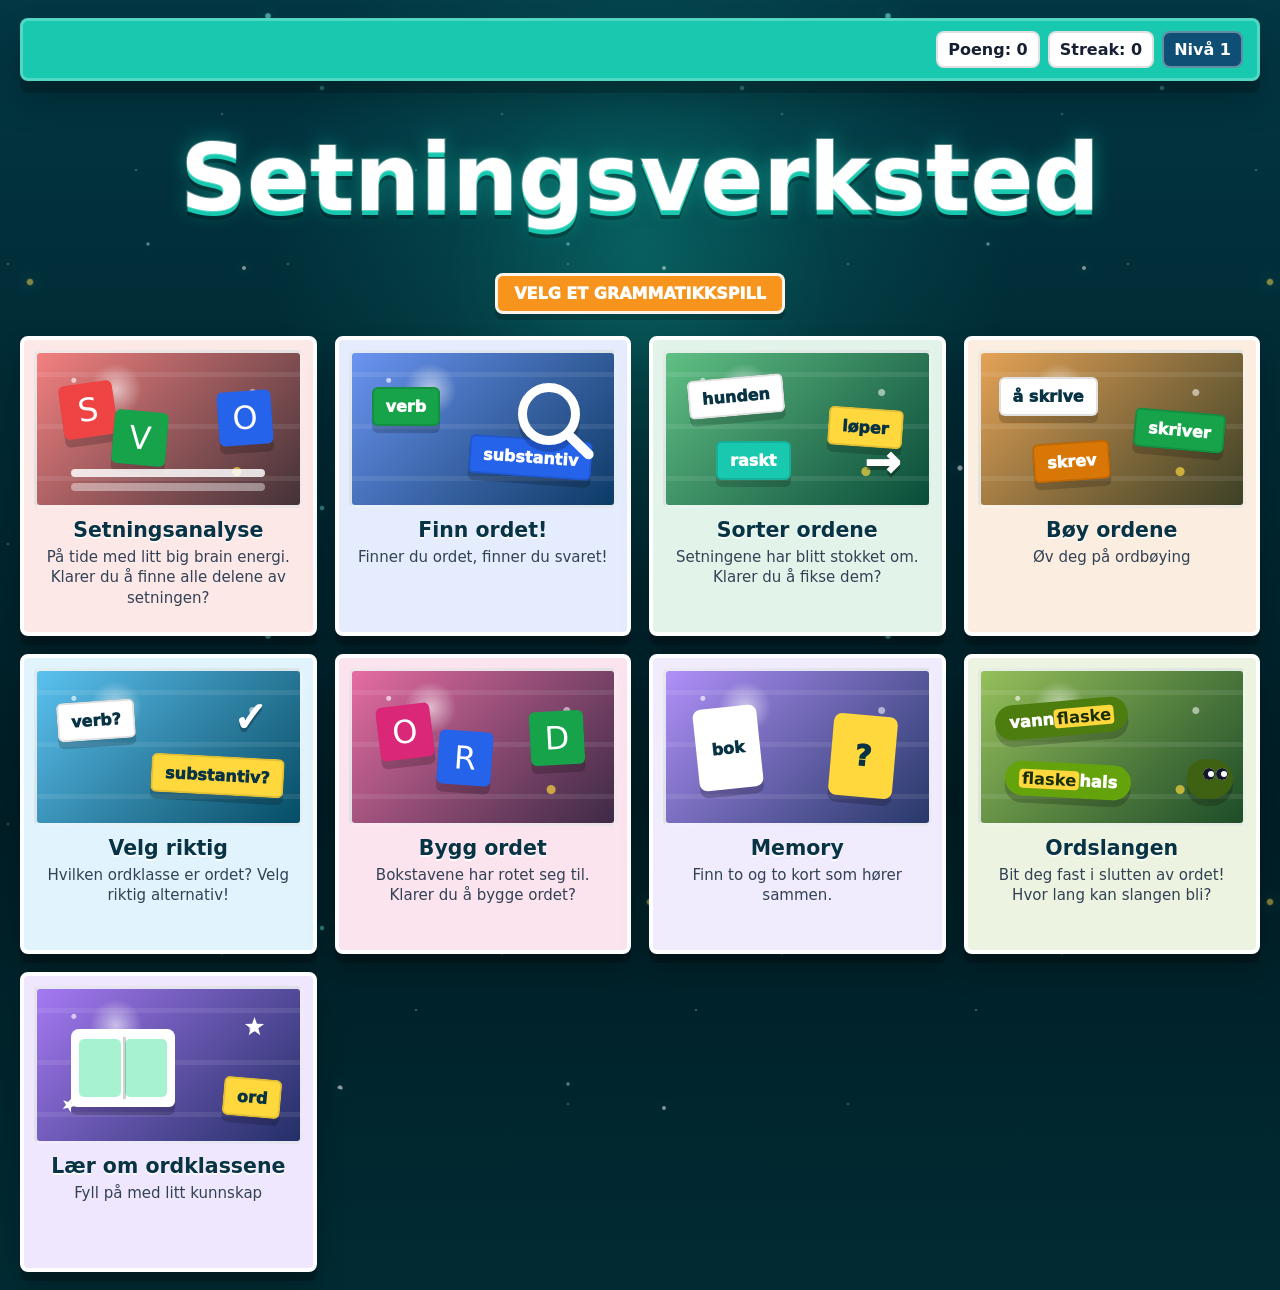
<file: index.html>
<!DOCTYPE html>
<html lang="no">
<head>
    <meta charset="UTF-8">
    <meta name="viewport" content="width=device-width, initial-scale=1.0, viewport-fit=cover">
    <title>Setningsverksted</title>
    <link rel="stylesheet" href="styles.css">
</head>
<body>
    <div class="starfield" aria-hidden="true">
        <span class="stars-layer stars-far"></span>
        <span class="stars-layer stars-mid"></span>
        <span class="stars-layer stars-near"></span>
    </div>
    <div id="app"></div>
    <canvas id="celebration-canvas" aria-hidden="true"></canvas>

    <script src="ordslangen-ordliste.js" defer></script>
    <script src="ordslangen.js"></script>
    <script>
        const WORD_CLASSES = [
            {
                id: "substantiv",
                label: "Substantiv",
                color: "#2563eb",
                description: "Substantiv er navn på personer, steder, ting og begreper.",
                facts: ["Kan ofte ha en, ei eller et foran seg.", "Bøyes vanligvis i entall og flertall, bestemt og ubestemt."],
                examples: ["elev", "skole", "bok", "glede"],
                sample: [
                    { text: "Eleven", cls: "substantiv" },
                    { text: "leser", cls: "verb" },
                    { text: "boka", cls: "substantiv" }
                ]
            },
            {
                id: "verb",
                label: "Verb",
                color: "#16a34a",
                description: "Verb forteller hva noen gjør, eller hva som skjer.",
                facts: ["Kan stå i infinitiv med å foran seg.", "Bøyes i tid: presens, preteritum og perfektum."],
                examples: ["å lese", "løper", "skrev", "har funnet"],
                sample: [
                    { text: "Nora", cls: "substantiv" },
                    { text: "skriver", cls: "verb" },
                    { text: "rolig", cls: "adverb" }
                ]
            },
            {
                id: "adjektiv",
                label: "Adjektiv",
                color: "#d97706",
                description: "Adjektiv beskriver substantiv og pronomen.",
                facts: ["Forteller hvordan noe eller noen er.", "Kan ofte gradbøyes: fin, finere, finest."],
                examples: ["rød", "glad", "vanskelig", "større"],
                sample: [
                    { text: "Den", cls: "determinativ" },
                    { text: "lille", cls: "adjektiv" },
                    { text: "hunden", cls: "substantiv" },
                    { text: "sover", cls: "verb" }
                ]
            },
            {
                id: "pronomen",
                label: "Pronomen",
                color: "#7c3aed",
                description: "Pronomen kan stå i stedet for et substantiv.",
                facts: ["Viser til personer, ting eller grupper.", "Noen pronomen har subjektform og objektform."],
                examples: ["jeg", "du", "han", "dem"],
                sample: [
                    { text: "Hun", cls: "pronomen" },
                    { text: "fant", cls: "verb" },
                    { text: "den", cls: "pronomen" }
                ]
            },
            {
                id: "adverb",
                label: "Adverb",
                color: "#0891b2",
                description: "Adverb sier mer om verb, adjektiv eller andre adverb.",
                facts: ["Kan fortelle om tid, sted, måte eller grad.", "Mange adverb svarer på hvordan, hvor eller når."],
                examples: ["raskt", "hjemme", "ofte", "ganske"],
                sample: [
                    { text: "Barna", cls: "substantiv" },
                    { text: "synger", cls: "verb" },
                    { text: "høyt", cls: "adverb" }
                ]
            },
            {
                id: "preposisjon",
                label: "Preposisjon",
                color: "#e11d48",
                description: "Preposisjoner står ofte foran et substantiv eller pronomen.",
                facts: ["Forteller gjerne om plass, tid eller retning.", "Danner uttrykk som i skogen, på bordet og til henne."],
                examples: ["i", "på", "under", "til"],
                sample: [
                    { text: "Ballen", cls: "substantiv" },
                    { text: "ligger", cls: "verb" },
                    { text: "under", cls: "preposisjon" },
                    { text: "bordet", cls: "substantiv" }
                ]
            },
            {
                id: "determinativ",
                label: "Determinativ",
                color: "#4f46e5",
                description: "Determinativ bestemmer eller peker ut substantiv.",
                facts: ["Kan vise hvem noe hører til.", "Kan fortelle mengde eller peke på noe bestemt."],
                examples: ["en", "den", "min", "disse"],
                sample: [
                    { text: "Denne", cls: "determinativ" },
                    { text: "oppgaven", cls: "substantiv" },
                    { text: "er", cls: "verb" },
                    { text: "lett", cls: "adjektiv" }
                ]
            },
            {
                id: "konjunksjon",
                label: "Konjunksjon",
                color: "#64748b",
                description: "Konjunksjoner binder sammen ord, ledd eller setninger.",
                facts: ["Sidestiller deler som har lik funksjon.", "De vanligste er og, eller, men og for."],
                examples: ["og", "eller", "men", "for"],
                sample: [
                    { text: "Nora", cls: "substantiv" },
                    { text: "og", cls: "konjunksjon" },
                    { text: "Ali", cls: "substantiv" },
                    { text: "tegner", cls: "verb" }
                ]
            },
            {
                id: "subjunksjon",
                label: "Subjunksjon",
                color: "#db2777",
                description: "Subjunksjoner innleder ofte leddsetninger.",
                facts: ["Knytter en leddsetning til en helsetning.", "Vanlige subjunksjoner er fordi, hvis, at og da."],
                examples: ["fordi", "hvis", "at", "da"],
                sample: [
                    { text: "Hvis", cls: "subjunksjon" },
                    { text: "det", cls: "pronomen" },
                    { text: "regner", cls: "verb" },
                    { text: "leser", cls: "verb" },
                    { text: "vi", cls: "pronomen" }
                ]
            },
            {
                id: "interjeksjon",
                label: "Interjeksjon",
                color: "#65a30d",
                description: "Interjeksjoner uttrykker følelser, lyder eller korte utrop.",
                facts: ["Kan ofte stå alene som et utrop.", "Brukes i tale og dialog for å vise reaksjoner."],
                examples: ["hei", "au", "hurra", "å"],
                sample: [
                    { text: "Hei", cls: "interjeksjon" },
                    { text: "sa", cls: "verb" },
                    { text: "Nora", cls: "substantiv" }
                ]
            }
        ];

        const WORD_CLASS_BY_ID = Object.fromEntries(WORD_CLASSES.map((item) => [item.id, item]));
        const INFLECTABLE_CLASSES = ["substantiv", "verb", "adjektiv", "pronomen", "determinativ"];

        const FUNCTION_ROLES = [
            { id: "subject", label: "Subjekt", color: "#ef4444", description: "Den som gjør det som skjer i setningen." },
            { id: "verbal", label: "Verbal", color: "#16a34a", description: "Det som skjer, eller det noen gjør, i setningen." },
            { id: "directObject", label: "Direkte objekt", color: "#2563eb", description: "Det handlingen går ut over. I «Han tegner et hus» er «et hus» det direkte objektet." },
            { id: "indirectObject", label: "Indirekte objekt", color: "#7c3aed", description: "Den som får eller mottar noe." },
            { id: "adverbial", label: "Adverbial", color: "#d97706", description: "Sier noe om tid, sted, måte eller grunn." },
            { id: "predicative", label: "Predikativ", color: "#0891b2", description: "Forteller hvordan subjektet eller objektet er." }
        ];

        const ROLE_BY_ID = Object.fromEntries(FUNCTION_ROLES.map((item) => [item.id, item]));

        const DIFFICULTIES = [
            { id: "lett", label: "Lett", points: 1, description: "Korte setninger og de vanligste ordene." },
            { id: "middels", label: "Middels", points: 2, description: "Flere setningsledd og flere ordklasser." },
            { id: "vanskelig", label: "Vanskelig", points: 3, description: "Lengre setninger, leddsetninger og mer presis analyse." }
        ];

        const ACTIVITIES = [
            {
                id: "analysis",
                title: "Setningsanalyse",
                short: "På tide med litt big brain energi. Klarer du å finne alle delene av setningen?",
                accent: "#ef4444"
            },
            {
                id: "find",
                title: "Finn ordet!",
                short: "Finner du ordet, finner du svaret!",
                accent: "#2563eb"
            },
            {
                id: "sort",
                title: "Sorter ordene",
                short: "Setningene har blitt stokket om. Klarer du å fikse dem?",
                accent: "#16a34a"
            },
            {
                id: "inflect",
                title: "Bøy ordene",
                short: "Øv deg på ordbøying",
                accent: "#d97706"
            },
            {
                id: "quiz",
                title: "Velg riktig",
                short: "Hvilken ordklasse er ordet? Velg riktig alternativ!",
                accent: "#0ea5e9"
            },
            {
                id: "build",
                title: "Bygg ordet",
                short: "Bokstavene har rotet seg til. Klarer du å bygge ordet?",
                accent: "#db2777"
            },
            {
                id: "memory",
                title: "Memory",
                short: "Finn to og to kort som hører sammen.",
                accent: "#8b5cf6"
            },
            {
                id: "ordslangen",
                title: "Ordslangen",
                short: "Bit deg fast i slutten av ordet! Hvor lang kan slangen bli?",
                accent: "#65a30d",
                pointsLabel: "poeng per ord",
                levels: {
                    lett: { tag: "Sammensatte ord", description: "Slangen starter med vanlige sammensatte ord. Neste ord begynner med siste ledd: vannflaske → flaskehals." },
                    middels: { tag: "Sammensatte ord", description: "Startordene kan være bøyd: stolbeina → beinbrudd. Slangen bruker vanskeligere ord." },
                    vanskelig: { tag: "Stavelser", description: "Ord som ikke er sammensatt. Neste ord begynner med siste stavelse: tep-pe → pep-per." }
                }
            },
            {
                id: "learn",
                title: "Lær om ordklassene",
                short: "Fyll på med litt kunnskap",
                accent: "#7c3aed"
            }
        ];

        const ACTIVITY_BY_ID = Object.fromEntries(ACTIVITIES.map((item) => [item.id, item]));

        const SENTENCE_BANK = mergeDuplicateSentences([
            ...tagSentenceGroup("analysis", ["analysis", "find", "sort"], {
            lett: [
                {
                    id: "analyse-lett-1",
                    words: [
                        { text: "Katten", cls: "substantiv" },
                        { text: "sover", cls: "verb" },
                        { text: "i", cls: "preposisjon" },
                        { text: "stolen", cls: "substantiv" }
                    ],
                    chunks: [
                        { id: "c1", text: "Katten", role: "subject" },
                        { id: "c2", text: "sover", role: "verbal" },
                        { id: "c3", text: "i stolen", role: "adverbial" }
                    ]
                },
                {
                    id: "analyse-lett-2",
                    words: [
                        { text: "Jenta", cls: "substantiv" },
                        { text: "leser", cls: "verb" },
                        { text: "boka", cls: "substantiv" },
                        { text: "hjemme", cls: "adverb" }
                    ],
                    chunks: [
                        { id: "c1", text: "Jenta", role: "subject" },
                        { id: "c2", text: "leser", role: "verbal" },
                        { id: "c3", text: "boka", role: "directObject" },
                        { id: "c4", text: "hjemme", role: "adverbial" }
                    ]
                },
                {
                    id: "analyse-lett-3",
                    words: [
                        { text: "Han", cls: "pronomen" },
                        { text: "tegner", cls: "verb" },
                        { text: "et", cls: "determinativ" },
                        { text: "hus", cls: "substantiv" }
                    ],
                    chunks: [
                        { id: "c1", text: "Han", role: "subject" },
                        { id: "c2", text: "tegner", role: "verbal" },
                        { id: "c3", text: "et hus", role: "directObject" }
                    ]
                },
                {
                    id: "analyse-lett-4",
                    words: [
                        { text: "Gutten", cls: "substantiv" },
                        { text: "spiser", cls: "verb" },
                        { text: "et", cls: "determinativ" },
                        { text: "eple", cls: "substantiv" }
                    ],
                    chunks: [
                        { id: "c1", text: "Gutten", role: "subject" },
                        { id: "c2", text: "spiser", role: "verbal" },
                        { id: "c3", text: "et eple", role: "directObject" }
                    ]
                },
                {
                    id: "analyse-lett-5",
                    words: [
                        { text: "Hunden", cls: "substantiv" },
                        { text: "løper", cls: "verb" },
                        { text: "i", cls: "preposisjon" },
                        { text: "hagen", cls: "substantiv" }
                    ],
                    chunks: [
                        { id: "c1", text: "Hunden", role: "subject" },
                        { id: "c2", text: "løper", role: "verbal" },
                        { id: "c3", text: "i hagen", role: "adverbial" }
                    ]
                },
                {
                    id: "analyse-lett-6",
                    words: [
                        { text: "Bestemor", cls: "substantiv" },
                        { text: "baker", cls: "verb" },
                        { text: "boller", cls: "substantiv" }
                    ],
                    chunks: [
                        { id: "c1", text: "Bestemor", role: "subject" },
                        { id: "c2", text: "baker", role: "verbal" },
                        { id: "c3", text: "boller", role: "directObject" }
                    ]
                }
            ],
            middels: [
                {
                    id: "analyse-middels-1",
                    words: [
                        { text: "Læreren", cls: "substantiv" },
                        { text: "gir", cls: "verb" },
                        { text: "eleven", cls: "substantiv" },
                        { text: "en", cls: "determinativ" },
                        { text: "bok", cls: "substantiv" },
                        { text: "i", cls: "preposisjon" },
                        { text: "klasserommet", cls: "substantiv" }
                    ],
                    chunks: [
                        { id: "c1", text: "Læreren", role: "subject" },
                        { id: "c2", text: "gir", role: "verbal" },
                        { id: "c3", text: "eleven", role: "indirectObject" },
                        { id: "c4", text: "en bok", role: "directObject" },
                        { id: "c5", text: "i klasserommet", role: "adverbial" }
                    ]
                },
                {
                    id: "analyse-middels-2",
                    words: [
                        { text: "Den", cls: "determinativ" },
                        { text: "lille", cls: "adjektiv" },
                        { text: "hunden", cls: "substantiv" },
                        { text: "sover", cls: "verb" },
                        { text: "rolig", cls: "adverb" },
                        { text: "under", cls: "preposisjon" },
                        { text: "bordet", cls: "substantiv" }
                    ],
                    chunks: [
                        { id: "c1", text: "Den lille hunden", role: "subject" },
                        { id: "c2", text: "sover", role: "verbal" },
                        { id: "c3", text: "rolig", role: "adverbial" },
                        { id: "c4", text: "under bordet", role: "adverbial" }
                    ]
                },
                {
                    id: "analyse-middels-3",
                    words: [
                        { text: "Bestefar", cls: "substantiv" },
                        { text: "sendte", cls: "verb" },
                        { text: "Nora", cls: "substantiv" },
                        { text: "et", cls: "determinativ" },
                        { text: "kort", cls: "substantiv" },
                        { text: "fra", cls: "preposisjon" },
                        { text: "hytta", cls: "substantiv" }
                    ],
                    chunks: [
                        { id: "c1", text: "Bestefar", role: "subject" },
                        { id: "c2", text: "sendte", role: "verbal" },
                        { id: "c3", text: "Nora", role: "indirectObject" },
                        { id: "c4", text: "et kort", role: "directObject" },
                        { id: "c5", text: "fra hytta", role: "adverbial" }
                    ]
                },
                {
                    id: "analyse-middels-4",
                    words: [
                        { text: "Mamma", cls: "substantiv" },
                        { text: "kjøpte", cls: "verb" },
                        { text: "meg", cls: "pronomen" },
                        { text: "en", cls: "determinativ" },
                        { text: "ny", cls: "adjektiv" },
                        { text: "sykkel", cls: "substantiv" }
                    ],
                    chunks: [
                        { id: "c1", text: "Mamma", role: "subject" },
                        { id: "c2", text: "kjøpte", role: "verbal" },
                        { id: "c3", text: "meg", role: "indirectObject" },
                        { id: "c4", text: "en ny sykkel", role: "directObject" }
                    ]
                },
                {
                    id: "analyse-middels-5",
                    words: [
                        { text: "Elevene", cls: "substantiv" },
                        { text: "arbeider", cls: "verb" },
                        { text: "stille", cls: "adverb" },
                        { text: "på", cls: "preposisjon" },
                        { text: "biblioteket", cls: "substantiv" }
                    ],
                    chunks: [
                        { id: "c1", text: "Elevene", role: "subject" },
                        { id: "c2", text: "arbeider", role: "verbal" },
                        { id: "c3", text: "stille", role: "adverbial" },
                        { id: "c4", text: "på biblioteket", role: "adverbial" }
                    ]
                },
                {
                    id: "analyse-middels-6",
                    words: [
                        { text: "Vennene", cls: "substantiv" },
                        { text: "spiller", cls: "verb" },
                        { text: "sjakk", cls: "substantiv" },
                        { text: "etter", cls: "preposisjon" },
                        { text: "skolen", cls: "substantiv" }
                    ],
                    chunks: [
                        { id: "c1", text: "Vennene", role: "subject" },
                        { id: "c2", text: "spiller", role: "verbal" },
                        { id: "c3", text: "sjakk", role: "directObject" },
                        { id: "c4", text: "etter skolen", role: "adverbial" }
                    ]
                }
            ],
            vanskelig: [
                {
                    id: "analyse-vanskelig-1",
                    words: [
                        { text: "Da", cls: "subjunksjon" },
                        { text: "sola", cls: "substantiv" },
                        { text: "skinte", cls: "verb" },
                        { text: "syklet", cls: "verb" },
                        { text: "de", cls: "determinativ" },
                        { text: "glade", cls: "adjektiv" },
                        { text: "barna", cls: "substantiv" },
                        { text: "til", cls: "preposisjon" },
                        { text: "biblioteket", cls: "substantiv" }
                    ],
                    chunks: [
                        { id: "c1", text: "Da sola skinte", role: "adverbial" },
                        { id: "c2", text: "syklet", role: "verbal" },
                        { id: "c3", text: "de glade barna", role: "subject" },
                        { id: "c4", text: "til biblioteket", role: "adverbial" }
                    ]
                },
                {
                    id: "analyse-vanskelig-2",
                    words: [
                        { text: "Læreren", cls: "substantiv" },
                        { text: "fortalte", cls: "verb" },
                        { text: "klassen", cls: "substantiv" },
                        { text: "en", cls: "determinativ" },
                        { text: "spennende", cls: "adjektiv" },
                        { text: "historie", cls: "substantiv" },
                        { text: "etter", cls: "preposisjon" },
                        { text: "friminuttet", cls: "substantiv" }
                    ],
                    chunks: [
                        { id: "c1", text: "Læreren", role: "subject" },
                        { id: "c2", text: "fortalte", role: "verbal" },
                        { id: "c3", text: "klassen", role: "indirectObject" },
                        { id: "c4", text: "en spennende historie", role: "directObject" },
                        { id: "c5", text: "etter friminuttet", role: "adverbial" }
                    ]
                },
                {
                    id: "analyse-vanskelig-3",
                    words: [
                        { text: "På", cls: "preposisjon" },
                        { text: "fredag", cls: "substantiv" },
                        { text: "skal", cls: "verb" },
                        { text: "laget", cls: "substantiv" },
                        { text: "spille", cls: "verb" },
                        { text: "kamp", cls: "substantiv" },
                        { text: "på", cls: "preposisjon" },
                        { text: "stadion", cls: "substantiv" }
                    ],
                    chunks: [
                        { id: "c1", text: "På fredag", role: "adverbial" },
                        { id: "c2", text: "skal spille", role: "verbal" },
                        { id: "c3", text: "laget", role: "subject" },
                        { id: "c4", text: "kamp", role: "directObject" },
                        { id: "c5", text: "på stadion", role: "adverbial" }
                    ]
                },
                {
                    id: "analyse-vanskelig-4",
                    words: [
                        { text: "Hvis", cls: "subjunksjon" },
                        { text: "du", cls: "pronomen" },
                        { text: "øver", cls: "verb" },
                        { text: "mye", cls: "adverb" },
                        { text: "blir", cls: "verb" },
                        { text: "du", cls: "pronomen" },
                        { text: "bedre", cls: "adjektiv" }
                    ],
                    chunks: [
                        { id: "c1", text: "Hvis du øver mye", role: "adverbial" },
                        { id: "c2", text: "blir", role: "verbal" },
                        { id: "c3", text: "du", role: "subject" },
                        { id: "c4", text: "bedre", role: "predicative" }
                    ]
                },
                {
                    id: "analyse-vanskelig-5",
                    words: [
                        { text: "Etter", cls: "preposisjon" },
                        { text: "kampen", cls: "substantiv" },
                        { text: "ga", cls: "verb" },
                        { text: "treneren", cls: "substantiv" },
                        { text: "spillerne", cls: "substantiv" },
                        { text: "ros", cls: "substantiv" }
                    ],
                    chunks: [
                        { id: "c1", text: "Etter kampen", role: "adverbial" },
                        { id: "c2", text: "ga", role: "verbal" },
                        { id: "c3", text: "treneren", role: "subject" },
                        { id: "c4", text: "spillerne", role: "indirectObject" },
                        { id: "c5", text: "ros", role: "directObject" }
                    ]
                },
                {
                    id: "analyse-vanskelig-6",
                    words: [
                        { text: "Den", cls: "determinativ" },
                        { text: "gamle", cls: "adjektiv" },
                        { text: "mannen", cls: "substantiv" },
                        { text: "ble", cls: "verb" },
                        { text: "plutselig", cls: "adverb" },
                        { text: "veldig", cls: "adverb" },
                        { text: "trett", cls: "adjektiv" }
                    ],
                    chunks: [
                        { id: "c1", text: "Den gamle mannen", role: "subject" },
                        { id: "c2", text: "ble", role: "verbal" },
                        { id: "c3", text: "plutselig", role: "adverbial" },
                        { id: "c4", text: "veldig trett", role: "predicative" }
                    ]
                }
            ]
            }),

            ...tagSentenceGroup("find", ["find", "sort"], {
            lett: makeWordSentences("finn-lett", [
                [["Katten", "substantiv"], ["sover", "verb"], ["i", "preposisjon"], ["stolen", "substantiv"]],
                [["Hun", "pronomen"], ["leser", "verb"], ["en", "determinativ"], ["spennende", "adjektiv"], ["bok", "substantiv"]],
                [["Barna", "substantiv"], ["synger", "verb"], ["høyt", "adverb"]],
                [["Sola", "substantiv"], ["skinner", "verb"], ["varmt", "adverb"]],
                [["Hunden", "substantiv"], ["løper", "verb"], ["raskt", "adverb"]],
                [["Maja", "substantiv"], ["tegner", "verb"], ["en", "determinativ"], ["blå", "adjektiv"], ["bil", "substantiv"]],
                [["Gutten", "substantiv"], ["hopper", "verb"], ["høyt", "adverb"]],
                [["Jenta", "substantiv"], ["tegner", "verb"], ["en", "determinativ"], ["glad", "adjektiv"], ["sol", "substantiv"]],
                [["Fuglen", "substantiv"], ["flyr", "verb"], ["over", "preposisjon"], ["taket", "substantiv"]],
                [["Vi", "pronomen"], ["spiser", "verb"], ["gode", "adjektiv"], ["epler", "substantiv"]],
                [["Boka", "substantiv"], ["ligger", "verb"], ["på", "preposisjon"], ["bordet", "substantiv"]],
                [["Lampen", "substantiv"], ["lyser", "verb"], ["sterkt", "adverb"]],
                [["Eleven", "substantiv"], ["skriver", "verb"], ["pent", "adverb"]],
                [["Bussen", "substantiv"], ["stopper", "verb"], ["rolig", "adverb"]],
                [["Fisken", "substantiv"], ["svømmer", "verb"], ["raskt", "adverb"]],
                [["Den", "determinativ"], ["lille", "adjektiv"], ["katten", "substantiv"], ["maler", "verb"]],
                [["Et", "determinativ"], ["grønt", "adjektiv"], ["blad", "substantiv"], ["faller", "verb"]],
                [["Bestemor", "substantiv"], ["baker", "verb"], ["søte", "adjektiv"], ["boller", "substantiv"]],
                [["Laget", "substantiv"], ["øver", "verb"], ["ofte", "adverb"]],
                [["Regnet", "substantiv"], ["trommer", "verb"], ["hardt", "adverb"]],
                [["Søsteren", "substantiv"], ["danser", "verb"], ["lett", "adverb"]],
                [["Broren", "substantiv"], ["bygger", "verb"], ["et", "determinativ"], ["høyt", "adjektiv"], ["tårn", "substantiv"]],
                [["Klokka", "substantiv"], ["ringer", "verb"], ["tidlig", "adverb"]],
                [["Hesten", "substantiv"], ["drikker", "verb"], ["kaldt", "adjektiv"], ["vann", "substantiv"]],
                [["Elias", "substantiv"], ["finner", "verb"], ["en", "determinativ"], ["rød", "adjektiv"], ["vott", "substantiv"]],
                [["Skogen", "substantiv"], ["lukter", "verb"], ["friskt", "adverb"]],
                [["Babyen", "substantiv"], ["sover", "verb"], ["trygt", "adverb"]],
                [["Malin", "substantiv"], ["leser", "verb"], ["stille", "adverb"]],
                [["Vinden", "substantiv"], ["blåser", "verb"], ["kaldt", "adverb"]],
                [["Koret", "substantiv"], ["synger", "verb"], ["en", "determinativ"], ["ny", "adjektiv"], ["sang", "substantiv"]]
            ]),
            middels: makeWordSentences("finn-middels", [
                [["Den", "determinativ"], ["røde", "adjektiv"], ["bussen", "substantiv"], ["stopper", "verb"], ["foran", "preposisjon"], ["skolen", "substantiv"]],
                [["Jeg", "pronomen"], ["skriver", "verb"], ["fordi", "subjunksjon"], ["læreren", "substantiv"], ["venter", "verb"]],
                [["Nora", "substantiv"], ["og", "konjunksjon"], ["Emil", "substantiv"], ["tegner", "verb"], ["stille", "adverb"]],
                [["Vi", "pronomen"], ["pakker", "verb"], ["sekken", "substantiv"], ["før", "subjunksjon"], ["turen", "substantiv"], ["starter", "verb"]],
                [["Denne", "determinativ"], ["oppgaven", "substantiv"], ["er", "verb"], ["lett", "adjektiv"], ["men", "konjunksjon"], ["nyttig", "adjektiv"]],
                [["De", "pronomen"], ["spiller", "verb"], ["fotball", "substantiv"], ["på", "preposisjon"], ["banen", "substantiv"]],
                [["Hvis", "subjunksjon"], ["det", "pronomen"], ["regner", "verb"], ["leser", "verb"], ["vi", "pronomen"], ["inne", "adverb"]],
                [["Min", "determinativ"], ["venn", "substantiv"], ["venter", "verb"], ["ved", "preposisjon"], ["porten", "substantiv"]],
                [["Lina", "substantiv"], ["eller", "konjunksjon"], ["Sofie", "substantiv"], ["henter", "verb"], ["ballen", "substantiv"]],
                [["Han", "pronomen"], ["legger", "verb"], ["blyanten", "substantiv"], ["i", "preposisjon"], ["skuffen", "substantiv"]],
                [["Alle", "determinativ"], ["elevene", "substantiv"], ["lytter", "verb"], ["mens", "subjunksjon"], ["rektor", "substantiv"], ["snakker", "verb"]],
                [["Dere", "pronomen"], ["kan", "verb"], ["velge", "verb"], ["bok", "substantiv"], ["eller", "konjunksjon"], ["film", "substantiv"]],
                [["Et", "determinativ"], ["stort", "adjektiv"], ["tre", "substantiv"], ["står", "verb"], ["bak", "preposisjon"], ["huset", "substantiv"]],
                [["Hun", "pronomen"], ["finner", "verb"], ["nøkkelen", "substantiv"], ["under", "preposisjon"], ["matta", "substantiv"]],
                [["Noen", "determinativ"], ["barn", "substantiv"], ["ler", "verb"], ["fordi", "subjunksjon"], ["vitsen", "substantiv"], ["er", "verb"], ["morsom", "adjektiv"]],
                [["Kasper", "substantiv"], ["og", "konjunksjon"], ["Mina", "substantiv"], ["lager", "verb"], ["plakat", "substantiv"], ["til", "preposisjon"], ["klassen", "substantiv"]],
                [["Det", "pronomen"], ["snør", "verb"], ["utenfor", "preposisjon"], ["vinduet", "substantiv"]],
                [["Vår", "determinativ"], ["gruppe", "substantiv"], ["samarbeider", "verb"], ["når", "subjunksjon"], ["oppgaven", "substantiv"], ["er", "verb"], ["vanskelig", "adjektiv"]],
                [["Jeg", "pronomen"], ["tar", "verb"], ["med", "preposisjon"], ["matpakka", "substantiv"], ["og", "konjunksjon"], ["flaska", "substantiv"]],
                [["Denne", "determinativ"], ["hunden", "substantiv"], ["sover", "verb"], ["mellom", "preposisjon"], ["putene", "substantiv"]],
                [["De", "pronomen"], ["rydder", "verb"], ["rommet", "substantiv"], ["før", "subjunksjon"], ["gjestene", "substantiv"], ["kommer", "verb"]],
                [["Eli", "substantiv"], ["men", "konjunksjon"], ["ikke", "adverb"], ["Omar", "substantiv"], ["kan", "verb"], ["svømme", "verb"], ["langt", "adverb"]],
                [["Hver", "determinativ"], ["elev", "substantiv"], ["skriver", "verb"], ["navnet", "substantiv"], ["på", "preposisjon"], ["arket", "substantiv"]],
                [["Hun", "pronomen"], ["smiler", "verb"], ["fordi", "subjunksjon"], ["laget", "substantiv"], ["vant", "verb"]],
                [["Vi", "pronomen"], ["går", "verb"], ["gjennom", "preposisjon"], ["parken", "substantiv"], ["og", "konjunksjon"], ["hjem", "adverb"]],
                [["Ditt", "determinativ"], ["forslag", "substantiv"], ["passer", "verb"], ["hvis", "subjunksjon"], ["tiden", "substantiv"], ["holder", "verb"]],
                [["Læreren", "substantiv"], ["valgte", "verb"], ["meg", "pronomen"], ["til", "preposisjon"], ["laget", "substantiv"]],
                [["Disse", "determinativ"], ["blomstene", "substantiv"], ["vokser", "verb"], ["rundt", "preposisjon"], ["skolen", "substantiv"]],
                [["Kari", "substantiv"], ["eller", "konjunksjon"], ["Jon", "substantiv"], ["leser", "verb"], ["teksten", "substantiv"], ["høyt", "adverb"]],
                [["Treneren", "substantiv"], ["hjalp", "verb"], ["oss", "pronomen"], ["da", "subjunksjon"], ["kampen", "substantiv"], ["startet", "verb"]]
            ]),
            vanskelig: makeWordSentences("finn-vanskelig", [
                [["Hei", "interjeksjon"], ["sa", "verb"], ["Nora", "substantiv"], ["da", "subjunksjon"], ["klokka", "substantiv"], ["ringte", "verb"]],
                [["Hvis", "subjunksjon"], ["elevene", "substantiv"], ["samarbeider", "verb"], ["blir", "verb"], ["teksten", "substantiv"], ["bedre", "adjektiv"]],
                [["Denne", "determinativ"], ["ganske", "adverb"], ["vanskelige", "adjektiv"], ["oppgaven", "substantiv"], ["løste", "verb"], ["de", "pronomen"], ["sammen", "adverb"]],
                [["Hurra", "interjeksjon"], ["ropte", "verb"], ["vi", "pronomen"], ["da", "subjunksjon"], ["laget", "substantiv"], ["scoret", "verb"]],
                [["Den", "determinativ"], ["gamle", "adjektiv"], ["sykkelen", "substantiv"], ["rullet", "verb"], ["sakte", "adverb"], ["ned", "preposisjon"], ["bakken", "substantiv"]],
                [["Oi", "interjeksjon"], ["hvisket", "verb"], ["Elias", "substantiv"], ["da", "subjunksjon"], ["lyset", "substantiv"], ["blinket", "verb"]],
                [["Hun", "pronomen"], ["fant", "verb"], ["kortet", "substantiv"], ["som", "subjunksjon"], ["passet", "verb"], ["best", "adverb"]],
                [["Dette", "determinativ"], ["rare", "adjektiv"], ["kartet", "substantiv"], ["viste", "verb"], ["dem", "pronomen"], ["veien", "substantiv"], ["hjem", "adverb"]],
                [["Au", "interjeksjon"], ["sa", "verb"], ["han", "pronomen"], ["da", "subjunksjon"], ["kneet", "substantiv"], ["traff", "verb"], ["benken", "substantiv"]],
                [["Når", "subjunksjon"], ["musikken", "substantiv"], ["starter", "verb"], ["danser", "verb"], ["alle", "determinativ"], ["glade", "adjektiv"], ["barn", "substantiv"]],
                [["Jippi", "interjeksjon"], ["ropte", "verb"], ["de", "pronomen"], ["fordi", "subjunksjon"], ["prøven", "substantiv"], ["gikk", "verb"], ["bra", "adverb"]],
                [["Noen", "determinativ"], ["ivrige", "adjektiv"], ["elever", "substantiv"], ["arbeider", "verb"], ["ekstra", "adverb"], ["nøye", "adverb"]],
                [["Hysj", "interjeksjon"], ["sa", "verb"], ["bibliotekaren", "substantiv"], ["mens", "subjunksjon"], ["vi", "pronomen"], ["leste", "verb"]],
                [["Den", "pronomen"], ["lå", "verb"], ["helt", "adverb"], ["stille", "adverb"], ["under", "preposisjon"], ["sofaen", "substantiv"]],
                [["Å", "interjeksjon"], ["sukket", "verb"], ["Mina", "substantiv"], ["fordi", "subjunksjon"], ["sekken", "substantiv"], ["var", "verb"], ["tung", "adjektiv"]],
                [["Denne", "determinativ"], ["nye", "adjektiv"], ["boka", "substantiv"], ["valgte", "verb"], ["du", "pronomen"], ["i", "preposisjon"], ["dag", "substantiv"]],
                [["Hvis", "subjunksjon"], ["den", "pronomen"], ["forsvinner", "verb"], ["leter", "verb"], ["vi", "pronomen"], ["grundig", "adverb"]],
                [["Bravo", "interjeksjon"], ["sa", "verb"], ["treneren", "substantiv"], ["da", "subjunksjon"], ["de", "pronomen"], ["spilte", "verb"], ["smart", "adverb"]],
                [["Alle", "determinativ"], ["små", "adjektiv"], ["spor", "substantiv"], ["viste", "verb"], ["oss", "pronomen"], ["hvor", "subjunksjon"], ["reven", "substantiv"], ["gikk", "verb"]],
                [["Det", "pronomen"], ["var", "verb"], ["veldig", "adverb"], ["mørkt", "adjektiv"], ["da", "subjunksjon"], ["båten", "substantiv"], ["kom", "verb"]],
                [["Hei", "interjeksjon"], ["ropte", "verb"], ["Sander", "substantiv"], ["til", "preposisjon"], ["dem", "pronomen"], ["som", "subjunksjon"], ["ventet", "verb"]],
                [["Denne", "determinativ"], ["lange", "adjektiv"], ["forklaringen", "substantiv"], ["hjalp", "verb"], ["henne", "pronomen"], ["mye", "adverb"]],
                [["Hvis", "subjunksjon"], ["noe", "pronomen"], ["virker", "verb"], ["uklart", "adjektiv"], ["spør", "verb"], ["du", "pronomen"], ["rolig", "adverb"]],
                [["Psst", "interjeksjon"], ["hvisket", "verb"], ["hun", "pronomen"], ["mens", "subjunksjon"], ["den", "determinativ"], ["lille", "adjektiv"], ["katten", "substantiv"], ["sov", "verb"]],
                [["De", "pronomen"], ["fant", "verb"], ["flere", "determinativ"], ["rare", "adjektiv"], ["skjell", "substantiv"], ["ytterst", "adverb"], ["på", "preposisjon"], ["stranda", "substantiv"]],
                [["Oj", "interjeksjon"], ["sa", "verb"], ["læreren", "substantiv"], ["da", "subjunksjon"], ["svaret", "substantiv"], ["kom", "verb"], ["så", "adverb"], ["fort", "adverb"]],
                [["Hver", "determinativ"], ["modige", "adjektiv"], ["spiller", "substantiv"], ["gjorde", "verb"], ["sitt", "determinativ"], ["beste", "adjektiv"], ["da", "subjunksjon"], ["kampen", "substantiv"], ["startet", "verb"]],
                [["Aha", "interjeksjon"], ["sa", "verb"], ["Omar", "substantiv"], ["da", "subjunksjon"], ["han", "pronomen"], ["endelig", "adverb"], ["forsto", "verb"], ["regelen", "substantiv"]],
                [["Disse", "determinativ"], ["ferske", "adjektiv"], ["sporene", "substantiv"], ["viser", "verb"], ["oss", "pronomen"], ["at", "subjunksjon"], ["elgen", "substantiv"], ["var", "verb"], ["her", "adverb"]],
                [["Hurra", "interjeksjon"], ["ropte", "verb"], ["barna", "substantiv"], ["fordi", "subjunksjon"], ["de", "pronomen"], ["snart", "adverb"], ["skulle", "verb"], ["hjem", "adverb"]]
            ])
            }),

            ...tagSentenceGroup("sort", ["find", "sort"], {
            lett: [
                makeWordSentence("sort-lett-1", [
                    ["Katten", "substantiv"],
                    ["sover", "verb"],
                    ["i", "preposisjon"],
                    ["stolen", "substantiv"]
                ]),
                makeWordSentence("sort-lett-2", [
                    ["Vi", "pronomen"],
                    ["lager", "verb"],
                    ["gode", "adjektiv"],
                    ["pannekaker", "substantiv"]
                ]),
                makeWordSentence("sort-lett-3", [
                    ["Sola", "substantiv"],
                    ["skinner", "verb"],
                    ["varmt", "adverb"],
                    ["i", "preposisjon"],
                    ["hagen", "substantiv"]
                ]),
                makeWordSentence("sort-lett-4", [
                    ["Gutten", "substantiv"],
                    ["drikker", "verb"],
                    ["kald", "adjektiv"],
                    ["melk", "substantiv"]
                ]),
                makeWordSentence("sort-lett-5", [
                    ["Fuglen", "substantiv"],
                    ["synger", "verb"],
                    ["i", "preposisjon"],
                    ["treet", "substantiv"]
                ]),
                makeWordSentence("sort-lett-6", [
                    ["Jenta", "substantiv"],
                    ["hopper", "verb"],
                    ["veldig", "adverb"],
                    ["høyt", "adverb"]
                ]),
                makeWordSentence("sort-lett-7", [
                    ["Pappa", "substantiv"],
                    ["lager", "verb"],
                    ["god", "adjektiv"],
                    ["mat", "substantiv"]
                ]),
                makeWordSentence("sort-lett-8", [
                    ["Boka", "substantiv"],
                    ["ligger", "verb"],
                    ["på", "preposisjon"],
                    ["pulten", "substantiv"]
                ])
            ],
            middels: [
                makeWordSentence("sort-middels-1", [
                    ["Den", "determinativ"],
                    ["lille", "adjektiv"],
                    ["hunden", "substantiv"],
                    ["sover", "verb"],
                    ["under", "preposisjon"],
                    ["bordet", "substantiv"]
                ]),
                makeWordSentence("sort-middels-2", [
                    ["Barna", "substantiv"],
                    ["bygger", "verb"],
                    ["en", "determinativ"],
                    ["hytte", "substantiv"],
                    ["i", "preposisjon"],
                    ["skogen", "substantiv"]
                ]),
                makeWordSentence("sort-middels-3", [
                    ["Nora", "substantiv"],
                    ["og", "konjunksjon"],
                    ["Ali", "substantiv"],
                    ["skriver", "verb"],
                    ["klare", "adjektiv"],
                    ["setninger", "substantiv"]
                ]),
                makeWordSentence("sort-middels-4", [
                    ["Elevene", "substantiv"],
                    ["leser", "verb"],
                    ["stille", "adverb"],
                    ["på", "preposisjon"],
                    ["biblioteket", "substantiv"]
                ]),
                makeWordSentence("sort-middels-5", [
                    ["Min", "determinativ"],
                    ["beste", "adjektiv"],
                    ["venn", "substantiv"],
                    ["spiller", "verb"],
                    ["fotball", "substantiv"]
                ]),
                makeWordSentence("sort-middels-6", [
                    ["Katten", "substantiv"],
                    ["jager", "verb"],
                    ["en", "determinativ"],
                    ["liten", "adjektiv"],
                    ["mus", "substantiv"]
                ]),
                makeWordSentence("sort-middels-7", [
                    ["Vi", "pronomen"],
                    ["bader", "verb"],
                    ["i", "preposisjon"],
                    ["det", "determinativ"],
                    ["varme", "adjektiv"],
                    ["vannet", "substantiv"]
                ]),
                makeWordSentence("sort-middels-8", [
                    ["Treneren", "substantiv"],
                    ["roper", "verb"],
                    ["høyt", "adverb"],
                    ["til", "preposisjon"],
                    ["laget", "substantiv"]
                ])
            ],
            vanskelig: [
                makeWordSentence("sort-vanskelig-1", [
                    ["Etter", "preposisjon"],
                    ["skolen", "substantiv"],
                    ["skriver", "verb"],
                    ["Nora", "substantiv"],
                    ["en", "determinativ"],
                    ["lang", "adjektiv"],
                    ["melding", "substantiv"],
                    ["til", "preposisjon"],
                    ["bestefar", "substantiv"]
                ]),
                makeWordSentence("sort-vanskelig-2", [
                    ["Fordi", "subjunksjon"],
                    ["været", "substantiv"],
                    ["var", "verb"],
                    ["kaldt", "adjektiv"],
                    ["hentet", "verb"],
                    ["de", "pronomen"],
                    ["varme", "adjektiv"],
                    ["jakker", "substantiv"]
                ]),
                makeWordSentence("sort-vanskelig-3", [
                    ["Hvis", "subjunksjon"],
                    ["laget", "substantiv"],
                    ["øver", "verb"],
                    ["grundig", "adverb"],
                    ["spiller", "verb"],
                    ["de", "pronomen"],
                    ["kampen", "substantiv"],
                    ["bedre", "adjektiv"]
                ]),
                makeWordSentence("sort-vanskelig-4", [
                    ["Når", "subjunksjon"],
                    ["klokka", "substantiv"],
                    ["ringer", "verb"],
                    ["løper", "verb"],
                    ["barna", "substantiv"],
                    ["ut", "adverb"]
                ]),
                makeWordSentence("sort-vanskelig-5", [
                    ["Etter", "preposisjon"],
                    ["middagen", "substantiv"],
                    ["spilte", "verb"],
                    ["familien", "substantiv"],
                    ["et", "determinativ"],
                    ["morsomt", "adjektiv"],
                    ["spill", "substantiv"]
                ]),
                makeWordSentence("sort-vanskelig-6", [
                    ["Hvis", "subjunksjon"],
                    ["sola", "substantiv"],
                    ["skinner", "verb"],
                    ["sykler", "verb"],
                    ["vi", "pronomen"],
                    ["til", "preposisjon"],
                    ["stranda", "substantiv"]
                ]),
                makeWordSentence("sort-vanskelig-7", [
                    ["Fordi", "subjunksjon"],
                    ["bussen", "substantiv"],
                    ["var", "verb"],
                    ["forsinket", "adjektiv"],
                    ["kom", "verb"],
                    ["elevene", "substantiv"],
                    ["sent", "adverb"]
                ]),
                makeWordSentence("sort-vanskelig-8", [
                    ["Den", "determinativ"],
                    ["modige", "adjektiv"],
                    ["jenta", "substantiv"],
                    ["klatret", "verb"],
                    ["raskt", "adverb"],
                    ["opp", "preposisjon"],
                    ["fjellet", "substantiv"]
                ])
            ]
            })
        ]);

        const ANALYSIS_SENTENCES = getSentencesByTag("analysis");
        const WORD_SENTENCES = getSentencesByTag("find");
        const SORT_SENTENCES = getSentencesByTag("sort");
        const BUILD_WORDS = buildWordPool();

        function buildWordPool() {
            const seen = new Map();
            SENTENCE_BANK.forEach((sentence) => {
                sentence.words.forEach((word) => {
                    const text = word.text.toLowerCase();
                    if (!/^[a-zæøå]{3,}$/.test(text)) return;
                    if (!seen.has(text)) seen.set(text, word.cls);
                });
            });
            const all = [...seen.entries()].map(([text, cls]) => ({ id: text, text, cls }));
            return {
                lett: all.filter((word) => word.text.length <= 4),
                middels: all.filter((word) => word.text.length >= 5 && word.text.length <= 6),
                vanskelig: all.filter((word) => word.text.length >= 7)
            };
        }

        const MEMORY_PAIR_COUNT = { lett: 4, middels: 6, vanskelig: 8 };

        function buildMemoryCards(difficulty) {
            const pairs = [];
            INFLECTABLE_CLASSES.forEach((classId) => {
                (INFLECTION_TASKS[classId][difficulty] || []).forEach((item) => {
                    if (item.word !== item.answer) {
                        pairs.push({ a: item.word, b: item.answer, cls: classId });
                    }
                });
            });

            const chosen = [];
            const usedTexts = new Set();
            for (const pair of shuffle(pairs)) {
                if (usedTexts.has(pair.a) || usedTexts.has(pair.b)) continue;
                chosen.push(pair);
                usedTexts.add(pair.a);
                usedTexts.add(pair.b);
                if (chosen.length === MEMORY_PAIR_COUNT[difficulty]) break;
            }

            return shuffle(chosen.flatMap((pair, index) => [
                { id: `p${index}a`, pairId: index, text: pair.a, cls: pair.cls },
                { id: `p${index}b`, pairId: index, text: pair.b, cls: pair.cls }
            ]));
        }

        const FIND_TARGETS = {
            lett: ["substantiv", "verb", "adjektiv", "adverb"],
            middels: ["pronomen", "determinativ", "preposisjon", "konjunksjon", "subjunksjon"],
            vanskelig: ["substantiv", "adjektiv", "pronomen", "adverb", "determinativ", "subjunksjon", "interjeksjon"]
        };

        const INFLECTION_TASKS = {
            substantiv: {
                lett: [
                    task("bok", "bestemt entall", "boka", ["bok", "boka", "bøker", "bøkene"], "I bestemt entall får bok endingen -a her: boka."),
                    task("hund", "flertall ubestemt", "hunder", ["hund", "hunden", "hunder", "hundene"], "Flertall ubestemt får ofte endingen -er: hunder."),
                    task("elev", "bestemt entall", "eleven", ["elev", "eleven", "elever", "elevene"], "Maskuline substantiv får ofte -en i bestemt entall."),
                    task("jente", "bestemt entall", "jenta", ["jente", "jenta", "jenter", "jentene"], "Jente blir jenta i bestemt entall."),
                    task("stol", "flertall ubestemt", "stoler", ["stol", "stolen", "stoler", "stolene"], "Flertall ubestemt får ofte endingen -er: stoler."),
                    task("skole", "bestemt entall", "skolen", ["skole", "skolen", "skoler", "skolene"], "Skole blir skolen i bestemt entall.")
                ],
                middels: [
                    task("jente", "flertall bestemt", "jentene", ["jente", "jenta", "jenter", "jentene"], "Jente blir jenter i flertall og jentene i bestemt flertall."),
                    task("hus", "bestemt flertall", "husene", ["hus", "huset", "huser", "husene"], "Et hus, huset, flere hus, alle husene."),
                    task("lærer", "flertall bestemt", "lærerne", ["lærer", "læreren", "lærerer", "lærerne"], "Mange ord på -er får formen -erne i bestemt flertall."),
                    task("barn", "bestemt flertall", "barna", ["barn", "barnet", "barner", "barna"], "Et barn, barnet, flere barn, alle barna."),
                    task("gutt", "flertall bestemt", "guttene", ["gutt", "gutten", "gutter", "guttene"], "Gutt blir gutter i flertall og guttene i bestemt flertall."),
                    task("eple", "bestemt flertall", "eplene", ["eple", "eplet", "epler", "eplene"], "Et eple, eplet, epler, eplene.")
                ],
                vanskelig: [
                    task("museum", "bestemt flertall", "museene", ["museum", "museet", "museumer", "museene"], "Museum bøyes et museum, museet, museer, museene."),
                    task("tre", "ubestemt flertall", "trær", ["tre", "treet", "trær", "treene"], "Tre har vokalskifte i flertall: trær."),
                    task("bok", "ubestemt flertall", "bøker", ["bok", "boka", "bøker", "bøkene"], "Bok får vokalskifte fra o til ø i flertall."),
                    task("mann", "ubestemt flertall", "menn", ["mann", "mannen", "menn", "mennene"], "Mann har vokalskifte i flertall: menn."),
                    task("hånd", "ubestemt flertall", "hender", ["hånd", "hånden", "hender", "hendene"], "Hånd får vokalskifte i flertall: hender."),
                    task("fot", "bestemt flertall", "føttene", ["fot", "foten", "føtter", "føttene"], "Fot bøyes fot, foten, føtter, føttene.")
                ]
            },
            verb: {
                lett: [
                    task("å lese", "presens", "leser", ["å lese", "leser", "leste", "har lest"], "Presens forteller hva som skjer nå: leser."),
                    task("å hoppe", "preteritum", "hoppet", ["å hoppe", "hopper", "hoppet", "har hoppet"], "Preteritum forteller hva som skjedde før: hoppet."),
                    task("å tegne", "presens", "tegner", ["å tegne", "tegner", "tegnet", "har tegnet"], "Mange verb får -r i presens."),
                    task("å synge", "presens", "synger", ["å synge", "synger", "sang", "har sunget"], "Presens forteller hva som skjer nå: synger."),
                    task("å spille", "preteritum", "spilte", ["å spille", "spiller", "spilte", "har spilt"], "Preteritum forteller hva som skjedde før: spilte."),
                    task("å bo", "presens", "bor", ["å bo", "bor", "bodde", "har bodd"], "Mange verb får -r i presens: bor.")
                ],
                middels: [
                    task("å skrive", "preteritum", "skrev", ["å skrive", "skriver", "skrev", "har skrevet"], "Skrive har sterk bøying: skrive, skriver, skrev, har skrevet."),
                    task("å finne", "perfektum", "har funnet", ["å finne", "finner", "fant", "har funnet"], "Perfektum bruker har og partisipp: har funnet."),
                    task("å løpe", "perfektum", "har løpt", ["å løpe", "løper", "løp", "har løpt"], "Perfektum består av har og partisipp: har løpt."),
                    task("å synge", "preteritum", "sang", ["å synge", "synger", "sang", "har sunget"], "Synge har sterk bøying: synge, synger, sang, har sunget."),
                    task("å drikke", "perfektum", "har drukket", ["å drikke", "drikker", "drakk", "har drukket"], "Perfektum bruker har og partisipp: har drukket."),
                    task("å se", "preteritum", "så", ["å se", "ser", "så", "har sett"], "Se bøyes ser, så, har sett.")
                ],
                vanskelig: [
                    task("å være", "preteritum", "var", ["å være", "er", "var", "har vært"], "Være har uregelrett bøying: er, var, har vært."),
                    task("å gå", "perfektum", "har gått", ["å gå", "går", "gikk", "har gått"], "Gå bøyes går, gikk, har gått."),
                    task("å skrive", "perfektum", "har skrevet", ["å skrive", "skriver", "skrev", "har skrevet"], "Perfektum bruker har og partisipp: har skrevet."),
                    task("å gjøre", "preteritum", "gjorde", ["å gjøre", "gjør", "gjorde", "har gjort"], "Gjøre har uregelrett bøying: gjør, gjorde, har gjort."),
                    task("å vite", "perfektum", "har visst", ["å vite", "vet", "visste", "har visst"], "Vite bøyes vet, visste, har visst."),
                    task("å ta", "preteritum", "tok", ["å ta", "tar", "tok", "har tatt"], "Ta bøyes tar, tok, har tatt.")
                ]
            },
            adjektiv: {
                lett: [
                    task("fin", "intetkjønn", "fint", ["fin", "fint", "fine", "finere", "finest"], "Når adjektivet står til et intetkjønnsord, får det ofte -t."),
                    task("gul", "flertall", "gule", ["gul", "gult", "gule", "gulere", "gulest"], "I flertall får mange adjektiv -e."),
                    task("glad", "bestemt form", "glade", ["glad", "gladt", "glade", "gladere", "gladest"], "Bestemt form får ofte -e: den glade eleven."),
                    task("rød", "intetkjønn", "rødt", ["rød", "rødt", "røde", "rødere", "rødest"], "Til et intetkjønnsord får adjektivet ofte -t: et rødt hus."),
                    task("kald", "flertall", "kalde", ["kald", "kaldt", "kalde", "kaldere", "kaldest"], "I flertall får mange adjektiv -e: kalde dager."),
                    task("snill", "intetkjønn", "snilt", ["snill", "snilt", "snille", "snillere", "snillest"], "Snill blir snilt i intetkjønn: et snilt barn.")
                ],
                middels: [
                    task("stor", "komparativ", "større", ["stor", "stort", "store", "større", "størst"], "Stor har uregelrett gradbøying: stor, større, størst."),
                    task("vanskelig", "superlativ", "vanskeligst", ["vanskelig", "vanskeligt", "vanskelige", "vanskeligere", "vanskeligst"], "Superlativ kan få -st: vanskeligst."),
                    task("rask", "komparativ", "raskere", ["rask", "raskt", "raske", "raskere", "raskest"], "Komparativ sammenligner to: raskere."),
                    task("ung", "komparativ", "yngre", ["ung", "ungt", "unge", "yngre", "yngst"], "Ung gradbøyes uregelrett: ung, yngre, yngst."),
                    task("lang", "superlativ", "lengst", ["lang", "langt", "lange", "lengre", "lengst"], "Lang gradbøyes lang, lengre, lengst."),
                    task("tung", "komparativ", "tyngre", ["tung", "tungt", "tunge", "tyngre", "tyngst"], "Tung gradbøyes tung, tyngre, tyngst.")
                ],
                vanskelig: [
                    task("god", "superlativ", "best", ["god", "godt", "gode", "bedre", "best"], "God bøyes uregelrett: god, bedre, best."),
                    task("liten", "flertall", "små", ["liten", "lite", "små", "mindre", "minst"], "Liten har formen små i flertall."),
                    task("gammel", "komparativ", "eldre", ["gammel", "gammelt", "gamle", "eldre", "eldst"], "Gammel kan gradbøyes uregelrett: eldre, eldst."),
                    task("mange", "komparativ", "flere", ["mange", "mye", "flere", "flest"], "Mange gradbøyes uregelrett: mange, flere, flest."),
                    task("få", "superlativ", "færrest", ["få", "færre", "færrest", "fåest"], "Få gradbøyes få, færre, færrest."),
                    task("vond", "superlativ", "verst", ["vond", "vondt", "vonde", "verre", "verst"], "Vond kan gradbøyes uregelrett: vond, verre, verst.")
                ]
            },
            pronomen: {
                lett: [
                    task("jeg", "objektform", "meg", ["jeg", "meg", "min", "mitt", "mine"], "Jeg blir meg når pronomenet er objekt."),
                    task("du", "objektform", "deg", ["du", "deg", "din", "ditt", "dine"], "Du blir deg som objektform."),
                    task("han", "objektform", "ham", ["han", "ham", "hans", "hun"], "Han kan bli ham i objektform."),
                    task("hun", "objektform", "henne", ["hun", "henne", "hennes", "han"], "Hun blir henne som objektform."),
                    task("de", "objektform", "dem", ["de", "dem", "deres", "dere"], "De blir dem i objektform.")
                ],
                middels: [
                    task("vi", "objektform", "oss", ["vi", "oss", "vår", "vårt", "våre"], "Vi blir oss når gruppen er objekt."),
                    task("jeg", "eieform til en-ord", "min", ["jeg", "meg", "min", "mitt", "mine"], "Til en-ord bruker vi min: min sykkel."),
                    task("du", "eieform til et-ord", "ditt", ["du", "deg", "din", "ditt", "dine"], "Til et-ord bruker vi ditt: ditt hus."),
                    task("hun", "eieform til en-ord", "hennes", ["hun", "henne", "hennes", "hunnes"], "Hennes viser at noe hører til henne: hennes bok."),
                    task("de", "eieform til en-ord", "deres", ["de", "dem", "deres", "dems"], "Deres viser at noe hører til dem: deres klasse.")
                ],
                vanskelig: [
                    task("jeg", "eieform til et-ord", "mitt", ["jeg", "meg", "min", "mitt", "mine"], "Til et-ord bruker vi mitt: mitt hus."),
                    task("du", "eieform flertall", "dine", ["du", "deg", "din", "ditt", "dine"], "Til flertall bruker vi dine: dine bøker."),
                    task("vi", "eieform til en-ord", "vår", ["vi", "oss", "vår", "vårt", "våre"], "Til en-ord bruker vi vår: vår klasse."),
                    task("dere", "eieform flertall", "deres", ["dere", "dokker", "deres", "deras"], "Deres viser at noe hører til dere: deres bøker."),
                    task("han", "eieform til en-ord", "hans", ["han", "ham", "hans", "hannes"], "Hans viser at noe hører til han: hans sekk.")
                ]
            },
            determinativ: {
                lett: [
                    task("en", "intetkjønn", "et", ["en", "ei", "et", "den", "det"], "For intetkjønnsord bruker vi et: et hus."),
                    task("den", "flertall", "de", ["den", "det", "de", "denne", "disse"], "Den blir de foran substantiv i flertall."),
                    task("min", "intetkjønn", "mitt", ["min", "mi", "mitt", "mine"], "Min blir mitt foran et-ord."),
                    task("din", "intetkjønn", "ditt", ["din", "di", "ditt", "dine"], "Din blir ditt foran et-ord."),
                    task("det", "flertall", "de", ["den", "det", "de", "disse"], "Det blir de foran substantiv i flertall.")
                ],
                middels: [
                    task("denne", "flertall", "disse", ["denne", "dette", "disse", "den", "de"], "Denne og dette blir disse i flertall."),
                    task("noen", "entall ubestemt", "noe", ["noen", "noe", "noens", "no"], "Noe brukes ofte foran et-ord eller alene."),
                    task("vår", "flertall", "våre", ["vår", "vårt", "våre", "oss"], "Vår og vårt blir våre i flertall."),
                    task("sin", "intetkjønn", "sitt", ["sin", "si", "sitt", "sine"], "Sin blir sitt foran et-ord."),
                    task("dette", "flertall", "disse", ["denne", "dette", "disse", "de"], "Dette blir disse i flertall."),
                    task("din", "flertall", "dine", ["din", "di", "ditt", "dine"], "Din blir dine i flertall.")
                ],
                vanskelig: [
                    task("all", "intetkjønn", "alt", ["all", "alt", "alle", "allt"], "All blir alt foran intetkjønnsord."),
                    task("annen", "intetkjønn", "annet", ["annen", "anna", "annet", "andre"], "Annen blir annet foran et-ord."),
                    task("hver", "intetkjønn", "hvert", ["hver", "hvert", "hvere", "alle"], "Hver blir hvert foran et-ord."),
                    task("sin", "flertall", "sine", ["sin", "si", "sitt", "sine"], "Sin blir sine i flertall."),
                    task("denne", "intetkjønn", "dette", ["denne", "dette", "disse", "denna"], "Denne blir dette foran et-ord.")
                ]
            }
        };

        const INFLECTION_HELP = {
            substantiv: {
                "bestemt entall": {
                    title: "Bestemt entall",
                    explanation: "Bestemt entall betyr at vi snakker om én bestemt ting, person eller et bestemt sted. Du kan ofte tenke: den ene jeg allerede vet om.",
                    examples: [
                        "hund -> hunden",
                        "bok -> boka"
                    ],
                    note: "Noen substantiv får vokalendring i andre former: bok, boka, bøker, bøkene."
                },
                "flertall ubestemt": {
                    title: "Ubestemt flertall",
                    explanation: "Ubestemt flertall betyr flere, men ikke noen bestemte. Ofte kan du sette flere foran ordet.",
                    examples: [
                        "hund -> hunder",
                        "bok -> bøker"
                    ],
                    note: "Bok får vokalendring fra o til ø: bok -> bøker."
                },
                "ubestemt flertall": {
                    title: "Ubestemt flertall",
                    explanation: "Ubestemt flertall betyr flere, men ikke noen bestemte. Ofte kan du sette flere foran ordet.",
                    examples: [
                        "hund -> hunder",
                        "bok -> bøker"
                    ],
                    note: "Bok får vokalendring fra o til ø: bok -> bøker."
                },
                "flertall bestemt": {
                    title: "Bestemt flertall",
                    explanation: "Bestemt flertall betyr at vi snakker om flere bestemte ting, personer eller steder. Du kan ofte tenke: alle de jeg allerede vet om.",
                    examples: [
                        "hund -> hundene",
                        "bok -> bøkene"
                    ],
                    note: "Her ser du både vanlig bøying og bøying med vokalendring."
                },
                "bestemt flertall": {
                    title: "Bestemt flertall",
                    explanation: "Bestemt flertall betyr at vi snakker om flere bestemte ting, personer eller steder. Du kan ofte tenke: alle de jeg allerede vet om.",
                    examples: [
                        "hund -> hundene",
                        "bok -> bøkene"
                    ],
                    note: "Her ser du både vanlig bøying og bøying med vokalendring."
                }
            },
            verb: {
                presens: {
                    title: "Presens",
                    explanation: "Presens betyr nåtid. Et godt triks er å sette akkurat nå foran verbet.",
                    examples: [
                        "å lese -> leser",
                        "Akkurat nå leser jeg."
                    ],
                    forms: [
                        { label: "Infinitiv", value: "å lese" },
                        { label: "Presens", value: "leser" },
                        { label: "Preteritum", value: "leste" },
                        { label: "Perfektum", value: "har lest" }
                    ]
                },
                preteritum: {
                    title: "Preteritum",
                    explanation: "Preteritum betyr fortid. Formen forteller at noe allerede har skjedd.",
                    examples: [
                        "å lese -> leste",
                        "I går leste jeg."
                    ],
                    forms: [
                        { label: "Infinitiv", value: "å lese" },
                        { label: "Presens", value: "leser" },
                        { label: "Preteritum", value: "leste" },
                        { label: "Perfektum", value: "har lest" }
                    ]
                },
                perfektum: {
                    title: "Perfektum",
                    explanation: "Perfektum forteller at noe har skjedd. På norsk bruker vi ofte har foran verbformen.",
                    examples: [
                        "å lese -> har lest",
                        "Jeg har lest boka."
                    ],
                    forms: [
                        { label: "Infinitiv", value: "å lese" },
                        { label: "Presens", value: "leser" },
                        { label: "Preteritum", value: "leste" },
                        { label: "Perfektum", value: "har lest" }
                    ]
                }
            },
            adjektiv: {
                intetkjønn: {
                    title: "Intetkjønn",
                    explanation: "Når adjektivet beskriver et intetkjønnsord, får mange adjektiv -t.",
                    examples: [
                        "fin -> fint hus",
                        "god -> godt svar"
                    ],
                    note: "Bruk et foran substantivet for å teste: et fint hus."
                },
                flertall: {
                    title: "Flertall",
                    explanation: "Når adjektivet beskriver flere, får mange adjektiv -e.",
                    examples: [
                        "fin -> fine hus",
                        "god -> gode svar"
                    ],
                    note: "Det samme adjektivet kan altså endre form etter substantivet."
                },
                "bestemt form": {
                    title: "Bestemt form",
                    explanation: "Bestemt form brukes ofte når substantivet er bestemt, eller når vi sier den, det eller de foran.",
                    examples: [
                        "fin -> den fine boka",
                        "god -> det gode svaret"
                    ],
                    note: "Bestemt form får ofte -e."
                },
                komparativ: {
                    title: "Komparativ",
                    explanation: "Komparativ brukes når vi sammenligner to ting. Mange adjektiv får -ere.",
                    examples: [
                        "fin -> finere",
                        "god -> bedre"
                    ],
                    note: "Noen adjektiv bøyes uregelrett: god, bedre, best."
                },
                superlativ: {
                    title: "Superlativ",
                    explanation: "Superlativ brukes når noe er mest av alle. Mange adjektiv får -est eller -st.",
                    examples: [
                        "fin -> finest",
                        "god -> best"
                    ],
                    note: "Noen adjektiv bøyes uregelrett: god, bedre, best."
                }
            },
            pronomen: {
                objektform: {
                    title: "Objektform",
                    explanation: "Objektform brukes når pronomenet ikke gjør handlingen, men handlingen går ut over pronomenet.",
                    examples: [
                        "jeg -> meg",
                        "Læreren hjelper meg."
                    ],
                    note: "Eksempel: Læreren spør meg om svaret."
                },
                "eieform til en-ord": {
                    title: "Eieform til en-ord",
                    explanation: "Eieform viser hvem noe hører til. Til en-ord bruker vi ofte min.",
                    examples: [
                        "jeg -> min",
                        "min sykkel"
                    ],
                    note: "Eksempel: Min sykkel står utenfor skolen."
                },
                "eieform til et-ord": {
                    title: "Eieform til et-ord",
                    explanation: "Eieform viser hvem noe hører til. Til et-ord bruker vi ofte mitt.",
                    examples: [
                        "jeg -> mitt",
                        "mitt hus"
                    ],
                    note: "Eksempel: Mitt hus har rødt tak."
                },
                "eieform flertall": {
                    title: "Eieform flertall",
                    explanation: "Eieform i flertall brukes når det eide ordet står i flertall.",
                    examples: [
                        "jeg -> mine",
                        "mine bøker"
                    ],
                    note: "Eksempel: Mine bøker ligger i sekken."
                }
            },
            determinativ: {
                intetkjønn: {
                    title: "Intetkjønn",
                    explanation: "Determinativet må passe til substantivet. Intetkjønnsord har ofte et foran seg.",
                    examples: [
                        "en stol -> et bord",
                        "min stol -> mitt bord"
                    ],
                    note: "Se etter om substantivet kan ha et foran seg."
                },
                flertall: {
                    title: "Flertall",
                    explanation: "I flertall må determinativet vise at det handler om flere.",
                    examples: [
                        "den boka -> de bøkene",
                        "min bok -> mine bøker"
                    ],
                    note: "Her ser du både vanlig flertall og flertall med vokalendring."
                },
                "entall ubestemt": {
                    title: "Entall ubestemt",
                    explanation: "Entall ubestemt betyr én, men ikke en bestemt én. Formen må passe til ordet den står til.",
                    examples: [
                        "noen venner",
                        "noe rart"
                    ],
                    note: "Noe brukes ofte alene eller foran et-ord."
                }
            }
        };

        const state = {
            view: "home",
            activity: null,
            difficulty: "middels",
            selectedRole: "subject",
            selectedLearnClass: "substantiv",
            selectedInflectClass: "substantiv",
            score: 0,
            streak: 0,
            completedTasks: 0,
            challenge: null,
            feedback: null,
            lastIds: {},
            selectionBags: {}
        };

        const app = document.getElementById("app");
        const celebrationCanvas = document.getElementById("celebration-canvas");
        const celebrationContext = celebrationCanvas.getContext("2d");
        let feedbackTimer = null;
        let nextTimer = null;
        let celebrationParticles = [];
        let celebrationAnimation = null;
        let confettiBurstTimer = null;
        let wrongFlashTimer = null;
        let memoryFlipTimer = null;
        let buildResetTimer = null;
        let sortDragActive = false;
        let nextCooldownUntil = 0;

        const STORAGE_KEY = "setningsverksted-progress-v1";

        function loadProgress() {
            try {
                const saved = JSON.parse(window.localStorage.getItem(STORAGE_KEY));
                if (saved && typeof saved === "object") {
                    state.score = Number(saved.score) || 0;
                    state.streak = Number(saved.streak) || 0;
                    state.completedTasks = Number(saved.completedTasks) || 0;
                }
            } catch (error) {
                // Lagret fremdrift kunne ikke leses – start på null.
            }
        }

        function saveProgress() {
            try {
                window.localStorage.setItem(STORAGE_KEY, JSON.stringify({
                    score: state.score,
                    streak: state.streak,
                    completedTasks: state.completedTasks
                }));
            } catch (error) {
                // Lagring utilgjengelig (f.eks. privat modus) – spill videre uten.
            }
        }

        function makeWordSentence(id, pairs) {
            return {
                id,
                words: pairs.map(([text, cls], index) => ({
                    id: `${id}-w${index}`,
                    text,
                    cls
                }))
            };
        }

        function makeWordSentences(prefix, rows) {
            return rows.map((pairs, index) => makeWordSentence(`${prefix}-${index + 1}`, pairs));
        }

        function tagSentenceGroup(source, tags, groups) {
            return Object.entries(groups).flatMap(([difficulty, sentences]) =>
                sentences.map((sentence) => tagSentence(sentence, difficulty, tags, source))
            );
        }

        function tagSentence(sentence, difficulty, tags, source) {
            return {
                ...sentence,
                source,
                difficulty,
                tags: unique([...(sentence.tags || []), ...tags]),
                words: sentence.words.map((word, index) => ({
                    ...word,
                    id: word.id || `${sentence.id}-w${index}`
                }))
            };
        }

        function mergeDuplicateSentences(sentences) {
            const merged = new Map();
            sentences.forEach((sentence) => {
                const signature = sentenceSignature(sentence);
                const existing = merged.get(signature);
                if (!existing) {
                    merged.set(signature, {
                        ...sentence,
                        sources: [sentence.source]
                    });
                    return;
                }

                if (!sameSentenceWords(existing.words, sentence.words)) {
                    throw new Error(`Setningen ${sentence.id} har samme tekst som ${existing.id}, men ulik ordklassemerking.`);
                }
                existing.tags = unique([...existing.tags, ...sentence.tags]);
                existing.sources = unique([...existing.sources, sentence.source]);
                if (!existing.chunks && sentence.chunks) {
                    existing.chunks = sentence.chunks;
                }
            });
            return [...merged.values()];
        }

        function sentenceSignature(sentence) {
            return `${sentence.difficulty}:${sentence.words.map((word) => normalizeToken(word.text)).join(" ")}`;
        }

        function sameSentenceWords(a, b) {
            return a.length === b.length && a.every((word, index) => (
                normalizeToken(word.text) === normalizeToken(b[index].text) && word.cls === b[index].cls
            ));
        }

        function getSentencesByTag(tag) {
            return Object.fromEntries(DIFFICULTIES.map((difficulty) => [
                difficulty.id,
                SENTENCE_BANK.filter((sentence) => (
                    sentence.difficulty === difficulty.id && sentence.tags.includes(tag)
                ))
            ]));
        }

        function task(word, target, answer, options, explanation) {
            return { word, target, answer, options: unique(options), explanation };
        }

        function unique(items) {
            return [...new Set(items)];
        }

        function escapeHtml(value) {
            return String(value)
                .replace(/&/g, "&amp;")
                .replace(/</g, "&lt;")
                .replace(/>/g, "&gt;")
                .replace(/"/g, "&quot;")
                .replace(/'/g, "&#039;");
        }

        function classStyle(classId) {
            return `style="--class-color: ${WORD_CLASS_BY_ID[classId].color}"`;
        }

        function roleStyle(roleId) {
            return `style="--role-color: ${ROLE_BY_ID[roleId].color}"`;
        }

        function scoreLevel() {
            return Math.max(1, Math.floor(state.score / 12) + 1);
        }

        function difficultyInfo() {
            return DIFFICULTIES.find((item) => item.id === state.difficulty) || DIFFICULTIES[1];
        }

        function activityInfo() {
            return ACTIVITY_BY_ID[state.activity] || null;
        }

        function render() {
            document.querySelectorAll(".drag-ghost").forEach((ghost) => ghost.remove());
            sortDragActive = false;
            const active = document.activeElement;
            const focusedId = active && active.id && app.contains(active) ? active.id : null;
            const selection = focusedId && typeof active.selectionStart === "number"
                ? [active.selectionStart, active.selectionEnd]
                : null;
            const snakeBoard = app.querySelector("[data-snake-board]");
            // Husk hvor langt eleven har rullet – men bare fra et brett som faktisk er ferdig tegnet.
            if (snakeBoard && snakeBoard.dataset.ready && state.challenge) state.challenge.savedScroll = snakeBoard.scrollLeft;
            app.innerHTML = `
                <div class="app-shell ${state.view === "ordslangen" ? "app-shell-wide" : ""}">
                    ${renderTopbar()}
                    <main class="screen">
                        ${renderCurrentView()}
                    </main>
                </div>
            `;

            if (focusedId) {
                const element = document.getElementById(focusedId);
                if (element && !element.disabled) {
                    element.focus({ preventScroll: true });
                    if (selection && typeof element.setSelectionRange === "function") {
                        try {
                            element.setSelectionRange(selection[0], selection[1]);
                        } catch (error) {
                            // Feltet støtter ikke markering.
                        }
                    }
                }
            }

            if (state.view === "sort") {
                window.requestAnimationFrame(setupSortable);
            }

            if (state.view === "ordslangen") {
                window.requestAnimationFrame(afterSnakeRender);
            }
        }

        function renderTopbar() {
            const current = activityInfo();
            const hasDifficulty = current && current.id !== "learn";
            return `
                <header class="topbar">
                    ${state.view !== "home" ? `
                        <div class="topbar-left">
                            <button class="home-icon-button" data-action="home" aria-label="Til startsiden" title="Til startsiden">
                                <svg viewBox="0 0 24 24" aria-hidden="true">
                                    <path d="M3 11.4 12 4l9 7.4"></path>
                                    <path d="M5.5 10.3V20h13v-9.7"></path>
                                    <path d="M9.5 20v-5h5v5"></path>
                                </svg>
                            </button>
                            ${hasDifficulty && state.view !== "difficulty" ? `<button class="secondary-button" data-action="difficulty">Nivå: ${difficultyInfo().label}</button>` : ""}
                        </div>
                    ` : ""}
                    <div class="toolbar">
                        <div class="scoreboard" aria-label="Poeng">
                            <span class="score-pill">Poeng: ${state.score}</span>
                            <span class="score-pill">Streak: ${state.streak}</span>
                            <span class="level-pill">Nivå ${scoreLevel()}</span>
                        </div>
                    </div>
                </header>
            `;
        }

        function renderCurrentView() {
            if (state.view === "difficulty") return renderDifficulty();
            if (state.view === "analysis") return renderAnalysis();
            if (state.view === "find") return renderFind();
            if (state.view === "sort") return renderSort();
            if (state.view === "inflect") return renderInflect();
            if (state.view === "quiz") return renderQuiz();
            if (state.view === "build") return renderBuild();
            if (state.view === "memory") return renderMemory();
            if (state.view === "learn") return renderLearn();
            if (state.view === "ordslangen") return renderSnake();
            return renderHome();
        }

        function renderHome() {
            return `
                <section class="home-stage">
                    <div class="home-title-block">
                        <h1 class="play-title">Setningsverksted</h1>
                    </div>
                </section>
                <div class="home-kicker-row">
                    <p class="home-kicker">Velg et grammatikkspill</p>
                </div>
                <section class="home-grid" aria-label="Aktiviteter">
                    ${ACTIVITIES.map((activity) => `
                        <button class="home-card tile-button game-card game-card-${activity.id}" data-action="activity" data-activity="${activity.id}" style="--accent-color: ${activity.accent}">
                            <div class="game-art art-${activity.id}" aria-hidden="true">
                                ${renderGameArt(activity.id)}
                            </div>
                            <div class="game-card-copy">
                                <h2>${escapeHtml(activity.title)}</h2>
                                <p>${escapeHtml(activity.short)}</p>
                            </div>
                        </button>
                    `).join("")}
                </section>
            `;
        }

        function renderGameArt(activityId) {
            const art = {
                analysis: `
                    <span class="art-token art-token-red">S</span>
                    <span class="art-token art-token-green">V</span>
                    <span class="art-token art-token-blue">O</span>
                    <span class="art-line"></span>
                `,
                find: `
                    <span class="art-word art-word-main">verb</span>
                    <span class="art-word art-word-side">substantiv</span>
                    <span class="art-magnifier"></span>
                `,
                sort: `
                    <span class="art-word art-sort-one">hunden</span>
                    <span class="art-word art-sort-two">løper</span>
                    <span class="art-word art-sort-three">raskt</span>
                    <span class="art-arrow">→</span>
                `,
                inflect: `
                    <span class="art-word art-bend-main">å skrive</span>
                    <span class="art-word art-bend-one">skriver</span>
                    <span class="art-word art-bend-two">skrev</span>
                `,
                quiz: `
                    <span class="art-word art-quiz-one">verb?</span>
                    <span class="art-word art-quiz-two">substantiv?</span>
                    <span class="art-check">✓</span>
                `,
                build: `
                    <span class="art-token art-letter-one">O</span>
                    <span class="art-token art-letter-two">R</span>
                    <span class="art-token art-letter-three">D</span>
                `,
                memory: `
                    <span class="art-card art-card-one">bok</span>
                    <span class="art-card art-card-two">?</span>
                `,
                ordslangen: `
                    <span class="art-snake art-snake-one">vann<b>flaske</b></span>
                    <span class="art-snake art-snake-two"><b>flaske</b>hals</span>
                    <span class="art-snake-head"><i></i><i></i></span>
                `,
                learn: `
                    <span class="art-book"><span></span></span>
                    <span class="art-word art-book-label">ord</span>
                    <span class="art-spark art-spark-one"></span>
                    <span class="art-spark art-spark-two"></span>
                `
            };
            return art[activityId] || art.learn;
        }

        function renderDifficulty() {
            const activity = activityInfo();
            return `
                <section class="work-panel">
                    <div class="panel-heading">
                        <div>
                            <h2>${escapeHtml(activity.title)}</h2>
                            <p>${escapeHtml(activity.short)}</p>
                        </div>
                        <button class="secondary-button" data-action="home">Til start</button>
                    </div>
                    <div class="difficulty-grid">
                        ${DIFFICULTIES.map((difficulty) => {
                            const level = activity.levels ? activity.levels[difficulty.id] : null;
                            return `
                            <button class="difficulty-card tile-button" data-action="select-difficulty" data-difficulty="${difficulty.id}">
                                <span class="difficulty-badge">${difficulty.points} ${escapeHtml(activity.pointsLabel || "poeng")}</span>
                                <strong>${difficulty.label}</strong>
                                ${level ? `<span class="difficulty-tag">${escapeHtml(level.tag)}</span>` : ""}
                                <p>${escapeHtml(level ? level.description : difficulty.description)}</p>
                            </button>
                        `;
                        }).join("")}
                    </div>
                </section>
            `;
        }

        function renderAnalysis() {
            const challenge = ensureChallenge("analysis");
            const answeredCount = Object.keys(challenge.answers).length;
            const total = challenge.sentence.analysisWords.length;
            const progress = `${Math.round((answeredCount / total) * 100)}%`;
            return `
                <section class="work-panel analysis-panel">
                    <div class="panel-heading">
                        <div>
                            <h2>Analyser setningen</h2>
                            <p>Velg en farget kloss, og trykk på ordet den passer til.</p>
                        </div>
                        <button class="secondary-button" data-action="next">Ny setning</button>
                    </div>
                    <div class="progress-row">
                        <div class="meter" aria-label="Fremdrift"><span style="--progress: ${progress}"></span></div>
                        <strong>${answeredCount}/${total}</strong>
                    </div>
                    <div class="analysis-workspace">
                        <div class="sentence-board analysis-word-board" aria-label="Setning">
                            ${challenge.sentence.analysisWords.map((word) => {
                                const answer = challenge.answers[word.id];
                                const role = ROLE_BY_ID[answer || word.role];
                                return `
                                    <button class="analysis-chunk analysis-word ${answer ? "answered" : ""} ${challenge.wrongId === word.id ? "wrong" : ""}" data-action="chunk" data-chunk="${word.id}" style="--role-color: ${role.color}">
                                        ${escapeHtml(word.text)}
                                    </button>
                                `;
                            }).join("")}
                            <span class="sentence-period">.</span>
                        </div>
                        <div class="analysis-selected">Valgt kloss: <strong>${ROLE_BY_ID[state.selectedRole].label}</strong></div>
                        <div class="analysis-tools" aria-label="Setningsledd">
                            ${challenge.roleOptions.map((roleId) => {
                                const role = ROLE_BY_ID[roleId];
                                return `
                                    <div class="role-tool" style="--role-color: ${role.color}">
                                        <button class="role-button analysis-role-button ${state.selectedRole === role.id ? "active" : ""}" data-action="role" data-role="${role.id}">
                                            <span>${role.label}</span>
                                        </button>
                                        <button class="hint-button" data-action="role-hint" data-role="${role.id}" aria-label="Hint for ${role.label}">?</button>
                                    </div>
                                `;
                            }).join("")}
                        </div>
                    </div>
                    ${renderFeedback("", "analysis-feedback")}
                </section>
            `;
        }

        function renderFind() {
            const challenge = ensureChallenge("find");
            const classInfo = WORD_CLASS_BY_ID[challenge.targetClass];
            return `
                <section class="module-layout">
                    <aside class="side-panel">
                        <h2>Finn ordklassen</h2>
                        <div class="target-strip" style="--class-color: ${classInfo.color}">
                            <span class="color-swatch"></span>
                            <strong>${classInfo.label}</strong>
                        </div>
                        <p class="muted">${classInfo.description}</p>
                        <button class="secondary-button" data-action="next">Ny oppgave</button>
                    </aside>
                    <section class="work-panel">
                        <div class="panel-heading">
                            <div>
                                <h2>${classInfo.label}</h2>
                                <p>${sentenceFromWords(challenge.sentence.words)}.</p>
                            </div>
                        </div>
                        <div class="sentence-board compact">
                            ${challenge.sentence.words.map((word) => {
                                const isCorrectClass = word.cls === challenge.targetClass;
                                const wasPicked = challenge.pickedId === word.id;
                                const classes = [
                                    "token-button",
                                    !challenge.done && !wasPicked ? "neutral" : "",
                                    challenge.done && isCorrectClass ? "revealed" : "",
                                    wasPicked && challenge.done ? "correct" : "",
                                    wasPicked && challenge.wrong ? "wrong" : ""
                                ].filter(Boolean).join(" ");
                                const colorStyle = challenge.done || wasPicked ? classStyle(word.cls) : "";
                                return `
                                    <button class="${classes}" data-action="find-word" data-word="${word.id}" ${colorStyle}>
                                        ${escapeHtml(word.text)}
                                    </button>
                                `;
                            }).join("")}
                            <span class="sentence-period">.</span>
                        </div>
                        ${renderFeedback()}
                    </section>
                </section>
            `;
        }

        function renderSort() {
            const challenge = ensureChallenge("sort");
            return `
                <section class="module-layout">
                    <aside class="side-panel">
                        <h2>Riktig rekkefølge</h2>
                        <p class="muted">${difficultyInfo().description}</p>
                        <button class="primary-button" data-action="check-sort">Sjekk</button>
                        <button class="secondary-button" data-action="next">Ny setning</button>
                    </aside>
                    <section class="work-panel">
                        <div class="panel-heading">
                            <div>
                                <h2>Bygg setningen</h2>
                                <p>${sentenceFromWords(challenge.correctWords)}.</p>
                            </div>
                        </div>
                        <div class="sort-board" data-sort-board="true">
                            ${challenge.words.map((word) => `
                                <button class="sort-token" data-sort-id="${word.sortId}" ${classStyle(word.cls)}>
                                    ${escapeHtml(word.text)}
                                </button>
                            `).join("")}
                            <span class="sentence-period">.</span>
                        </div>
                        ${renderFeedback()}
                        <div class="theory-card">
                            <h3>Ordklassene følger klossene</h3>
                            <div class="chip-list">
                                ${challenge.correctWords.map((word) => wordChip(word)).join("")}
                            </div>
                        </div>
                    </section>
                </section>
            `;
        }

        function renderInflect() {
            if (!INFLECTABLE_CLASSES.includes(state.selectedInflectClass)) {
                state.selectedInflectClass = "substantiv";
            }
            const challenge = ensureChallenge("inflect");
            const classInfo = WORD_CLASS_BY_ID[state.selectedInflectClass];
            const help = getInflectionHelp(state.selectedInflectClass, challenge.task.target);
            return `
                <section class="module-layout">
                    <aside class="side-panel">
                        <h2>Ordklasse</h2>
                        <div class="class-tabs">
                            ${INFLECTABLE_CLASSES.map((classId) => {
                                const item = WORD_CLASS_BY_ID[classId];
                                return `
                                    <button class="tab-button ${state.selectedInflectClass === classId ? "active" : ""}" data-action="inflect-class" data-class="${classId}" style="--active-color: ${item.color}">
                                        <span class="color-swatch" style="--class-color: ${item.color}"></span>
                                        <span>${item.label}</span>
                                    </button>
                                `;
                            }).join("")}
                        </div>
                        <p class="muted">${classInfo.description}</p>
                        <button class="secondary-button" data-action="next">Nytt ord</button>
                    </aside>
                    <section class="work-panel">
                        <div class="panel-heading">
                            <div>
                                <h2>Bøy ordet</h2>
                                <p>${difficultyInfo().description}</p>
                            </div>
                        </div>
                        <div class="inflect-card" style="--class-color: ${classInfo.color}">
                            <span class="class-pill" style="--class-color: ${classInfo.color}">${classInfo.label}</span>
                            <div class="inflect-word">${escapeHtml(challenge.task.word)}</div>
                            <div class="target-strip" style="--class-color: ${classInfo.color}">
                                <span class="color-swatch"></span>
                                <strong>${escapeHtml(challenge.task.target)}</strong>
                            </div>
                        </div>
                        <div class="option-grid">
                            ${challenge.task.options.map((option, index, options) => {
                                const selected = challenge.selected === option;
                                const classNames = [
                                    selected ? (challenge.correct ? "correct" : "wrong") : "",
                                    options.length % 2 === 1 && index === options.length - 1 ? "span-option" : ""
                                ].filter(Boolean).join(" ");
                                const className = classNames ? ` ${classNames}` : "";
                                return `<button class="option-button ${className}" data-action="inflect-answer" data-answer="${escapeHtml(option)}">${escapeHtml(option)}</button>`;
                            }).join("")}
                        </div>
                        ${renderFeedback()}
                        <div class="inflect-help-area" style="--class-color: ${classInfo.color}">
                            <button class="hint-button inflect-help-button" data-action="inflect-help" aria-label="Hjelp med ${escapeHtml(challenge.task.target)}" aria-expanded="${challenge.helpOpen ? "true" : "false"}">?</button>
                            ${challenge.helpOpen ? renderInflectionHelp(help) : ""}
                        </div>
                        ${challenge.correct ? `<button class="primary-button" data-action="next">Neste</button>` : ""}
                    </section>
                </section>
            `;
        }

        function renderInflectionHelp(help) {
            return `
                <div class="inflect-help-card">
                    <h3>${escapeHtml(help.title)}</h3>
                    <p>${escapeHtml(help.explanation)}</p>
                    <div class="inflect-example-list">
                        ${help.examples.map((example) => `<span>${escapeHtml(example)}</span>`).join("")}
                    </div>
                    ${help.forms ? `
                        <div class="inflect-form-table" aria-label="Bøyingsrekke">
                            ${help.forms.map((form) => `
                                <div class="inflect-form-cell">
                                    <span>${escapeHtml(form.label)}</span>
                                    <strong>${escapeHtml(form.value)}</strong>
                                </div>
                            `).join("")}
                        </div>
                    ` : ""}
                    ${help.note ? `<p class="inflect-help-note">${escapeHtml(help.note)}</p>` : ""}
                </div>
            `;
        }

        function getInflectionHelp(classId, target) {
            const classHelp = INFLECTION_HELP[classId] || {};
            return classHelp[target] || {
                title: target,
                explanation: "Se på hvilken form oppgaven ber om, og sammenlign med eksempelrekken for ordklassen.",
                examples: ["grunnform -> bøyd form"],
                note: ""
            };
        }

        function renderQuiz() {
            const challenge = ensureChallenge("quiz");
            return `
                <section class="work-panel">
                    <div class="panel-heading">
                        <div>
                            <h2>Velg riktig alternativ</h2>
                            <p>Hvilken ordklasse er det uthevede ordet?</p>
                        </div>
                        <button class="secondary-button" data-action="next">Ny oppgave</button>
                    </div>
                    <div class="sentence-board compact quiz-board">
                        ${challenge.sentence.words.map((word) => {
                            const isTarget = word.id === challenge.word.id;
                            const revealed = isTarget && challenge.correct;
                            return `
                                <span class="quiz-token ${isTarget ? "target" : ""} ${revealed ? "revealed" : ""}" ${revealed ? classStyle(word.cls) : ""}>
                                    ${escapeHtml(word.text)}
                                </span>
                            `;
                        }).join("")}
                        <span class="sentence-period">.</span>
                    </div>
                    <div class="option-grid">
                        ${challenge.options.map((classId) => {
                            const info = WORD_CLASS_BY_ID[classId];
                            const selected = challenge.selected === classId;
                            const resultClass = selected ? (challenge.correct ? "correct" : "wrong") : "";
                            return `<button class="option-button ${resultClass}" data-action="quiz-answer" data-class="${classId}">${info.label}</button>`;
                        }).join("")}
                    </div>
                    ${renderFeedback()}
                    ${challenge.correct ? `<button class="primary-button" data-action="next">Neste</button>` : ""}
                </section>
            `;
        }

        function renderBuild() {
            const challenge = ensureChallenge("build");
            const classInfo = WORD_CLASS_BY_ID[challenge.cls];
            return `
                <section class="module-layout">
                    <aside class="side-panel">
                        <h2>Bygg ordet</h2>
                        <p class="muted">Trykk på bokstavene i riktig rekkefølge. Trykk på en bokstav i svaret for å legge den tilbake.</p>
                        <div class="target-strip" style="--class-color: ${classInfo.color}">
                            <span class="color-swatch"></span>
                            <strong>Hint: ordet er ${classInfo.label.toLowerCase()}</strong>
                        </div>
                        <button class="secondary-button" data-action="next">Nytt ord</button>
                    </aside>
                    <section class="work-panel">
                        <div class="panel-heading">
                            <div>
                                <h2>Sett bokstavene i riktig rekkefølge</h2>
                                <p>${difficultyInfo().description}</p>
                            </div>
                        </div>
                        <div class="build-slots ${challenge.wrongFlash ? "wrong" : ""} ${challenge.done ? "correct" : ""}">
                            ${challenge.letters.map((_, position) => {
                                const letterIndex = challenge.picked[position];
                                const letter = letterIndex === undefined ? "" : challenge.letters[letterIndex].ch;
                                return `<button class="build-slot ${letter ? "filled" : ""}" data-action="build-remove" data-pos="${position}" ${challenge.done ? "disabled" : ""}>${escapeHtml(letter)}</button>`;
                            }).join("")}
                        </div>
                        <div class="build-letters">
                            ${challenge.letters.map((letter, index) => `
                                <button class="letter-tile" data-action="build-letter" data-index="${index}" ${challenge.picked.includes(index) || challenge.done ? "disabled" : ""}>${escapeHtml(letter.ch)}</button>
                            `).join("")}
                        </div>
                        <div class="build-actions">
                            <button class="secondary-button" data-action="build-clear" ${challenge.done ? "disabled" : ""}>Tøm</button>
                        </div>
                        ${renderFeedback()}
                    </section>
                </section>
            `;
        }

        function renderMemory() {
            const challenge = ensureChallenge("memory");
            return `
                <section class="work-panel">
                    <div class="panel-heading">
                        <div>
                            <h2>Memory</h2>
                            <p>Finn ordparene som hører sammen: grunnform og bøyd form.</p>
                        </div>
                        <button class="secondary-button" data-action="next">Nytt brett</button>
                    </div>
                    <div class="memory-grid">
                        ${challenge.cards.map((card) => {
                            const matched = challenge.matched.includes(card.pairId);
                            const flipped = matched || challenge.flipped.includes(card.id);
                            const info = WORD_CLASS_BY_ID[card.cls];
                            return `
                                <button class="memory-card ${flipped ? "flipped" : ""} ${matched ? "matched" : ""}" data-action="memory-card" data-card="${card.id}" style="--class-color: ${info.color}">
                                    ${flipped ? escapeHtml(card.text) : "?"}
                                </button>
                            `;
                        }).join("")}
                    </div>
                    ${renderFeedback("Snu to kort om gangen, og husk hvor ordene ligger.")}
                </section>
            `;
        }

        function renderLearn() {
            const item = WORD_CLASS_BY_ID[state.selectedLearnClass] || WORD_CLASSES[0];
            return `
                <section class="module-layout">
                    <aside class="side-panel">
                        <h2>Ordklasser</h2>
                        <div class="class-tabs">
                            ${WORD_CLASSES.map((wordClass) => `
                                <button class="tab-button ${state.selectedLearnClass === wordClass.id ? "active" : ""}" data-action="learn-class" data-class="${wordClass.id}" style="--active-color: ${wordClass.color}">
                                    <span class="color-swatch" style="--class-color: ${wordClass.color}"></span>
                                    <span>${wordClass.label}</span>
                                </button>
                            `).join("")}
                        </div>
                    </aside>
                    <section class="work-panel">
                        <div class="panel-heading">
                            <div>
                                <h2>${item.label}</h2>
                                <p>${item.description}</p>
                            </div>
                            <span class="class-pill" style="--class-color: ${item.color}">${item.label}</span>
                        </div>
                        <div class="theory-grid">
                            <article class="theory-card">
                                <h3>Kjennetegn</h3>
                                <ul>
                                    ${item.facts.map((fact) => `<li>${escapeHtml(fact)}</li>`).join("")}
                                </ul>
                            </article>
                            <article class="theory-card">
                                <h3>Eksempler</h3>
                                <div class="chip-list">
                                    ${item.examples.map((example) => `
                                        <span class="word-chip" style="--class-color: ${item.color}">${escapeHtml(example)}</span>
                                    `).join("")}
                                </div>
                            </article>
                        </div>
                        <article class="theory-card">
                            <h3>I en setning</h3>
                            <div class="sample-sentence">
                                ${item.sample.map((word) => wordChip(word)).join("")}
                                <span class="sentence-period">.</span>
                            </div>
                        </article>
                        ${INFLECTABLE_CLASSES.includes(item.id) ? `
                            <button class="primary-button" data-action="practice-inflect" data-class="${item.id}">Bøy ${item.label.toLowerCase()}</button>
                        ` : `
                            <button class="primary-button" data-action="practice-find" data-class="${item.id}">Finn ${item.label.toLowerCase()}</button>
                        `}
                    </section>
                </section>
            `;
        }

        function renderFeedback(emptyText = "Velg en oppgave og bygg streaken videre.", extraClass = "") {
            if (!state.feedback) {
                if (!emptyText) return "";
                return `<div class="feedback info ${extraClass}">${escapeHtml(emptyText)}</div>`;
            }

            return `
                <div class="feedback ${state.feedback.type} ${extraClass}">
                    <strong>${escapeHtml(state.feedback.text)}</strong>
                    ${state.feedback.detail ? `<span>${escapeHtml(state.feedback.detail)}</span>` : ""}
                </div>
            `;
        }

        function wordChip(word) {
            const info = WORD_CLASS_BY_ID[word.cls];
            return `
                <span class="word-chip" style="--class-color: ${info.color}">
                    ${escapeHtml(word.text)}
                    <small>${info.label}</small>
                </span>
            `;
        }

        function sentenceFromWords(words) {
            return words.map((word) => word.text).join(" ");
        }

        function ensureChallenge(activity) {
            const key = challengeKey(activity);
            if (!state.challenge || state.challenge.key !== key) {
                state.challenge = createChallenge(activity, key);
            }
            return state.challenge;
        }

        function challengeKey(activity) {
            if (activity === "inflect") {
                return `${activity}:${state.difficulty}:${state.selectedInflectClass}`;
            }
            return `${activity}:${state.difficulty}`;
        }

        function createChallenge(activity, key) {
            if (activity === "ordslangen") {
                return createSnakeChallenge(key);
            }

            if (activity === "analysis") {
                const sentence = pickFrom(ANALYSIS_SENTENCES[state.difficulty], key);
                sentence.analysisWords = buildAnalysisWords(sentence);
                const roleOptions = getAnalysisRoleOptions(sentence.analysisWords);
                if (!roleOptions.includes(state.selectedRole)) {
                    state.selectedRole = roleOptions[0];
                }
                return { key, sentence, answers: {}, mistakes: {}, wrongId: null, done: false, roleOptions };
            }

            if (activity === "find") {
                const allowedTargets = FIND_TARGETS[state.difficulty];
                const sentences = WORD_SENTENCES[state.difficulty].filter((sentence) => {
                    const classes = new Set(sentence.words.map((word) => word.cls));
                    return allowedTargets.some((classId) => classes.has(classId));
                });
                const sentence = pickFrom(sentences, key);
                const availableTargets = allowedTargets.filter((classId) => sentence.words.some((word) => word.cls === classId));
                return {
                    key,
                    sentence,
                    targetClass: pickFrom(availableTargets, `${key}:target:${sentence.id}`),
                    pickedId: null,
                    done: false,
                    wrong: false,
                    hadMistake: false
                };
            }

            if (activity === "sort") {
                const sentence = pickFrom(SORT_SENTENCES[state.difficulty], key);
                const correctWords = sentence.words.map((word, index) => ({ ...word, sortId: `${word.id}-${index}` }));
                let shuffled = shuffle(correctWords);
                if (sameOrder(shuffled, correctWords) && shuffled.length > 1) {
                    shuffled = [shuffled[1], shuffled[0], ...shuffled.slice(2)];
                }
                return { key, correctWords, words: shuffled, done: false };
            }

            if (activity === "quiz") {
                const sentence = pickFrom(WORD_SENTENCES[state.difficulty], key);
                const candidates = sentence.words.filter((word) => FIND_TARGETS[state.difficulty].includes(word.cls));
                const pool = candidates.length ? candidates : sentence.words;
                const word = pool[Math.floor(Math.random() * pool.length)];
                const distractors = shuffle(WORD_CLASSES.map((item) => item.id).filter((id) => id !== word.cls)).slice(0, 3);
                return {
                    key,
                    sentence,
                    word,
                    options: shuffle([word.cls, ...distractors]),
                    selected: null,
                    correct: false,
                    done: false,
                    hadMistake: false
                };
            }

            if (activity === "build") {
                const entry = pickFrom(BUILD_WORDS[state.difficulty], key);
                let letters = shuffle([...entry.text]);
                if (letters.join("") === entry.text && letters.length > 1) {
                    letters.reverse();
                }
                return {
                    key,
                    word: entry.text,
                    cls: entry.cls,
                    letters: letters.map((ch) => ({ ch })),
                    picked: [],
                    done: false,
                    hadMistake: false,
                    wrongFlash: false
                };
            }

            if (activity === "memory") {
                return {
                    key,
                    cards: buildMemoryCards(state.difficulty),
                    flipped: [],
                    matched: [],
                    done: false
                };
            }

            const tasks = INFLECTION_TASKS[state.selectedInflectClass][state.difficulty];
            return {
                key,
                task: pickFrom(tasks, key),
                selected: null,
                correct: false,
                helpOpen: false,
                hadMistake: false
            };
        }

        function buildAnalysisWords(sentence) {
            const chunkTrackers = sentence.chunks.map((chunk) => {
                const totals = new Map();
                chunk.text.split(/\s+/).map(normalizeToken).forEach((token) => {
                    totals.set(token, (totals.get(token) || 0) + 1);
                });
                return { role: chunk.role, totals, used: new Map() };
            });

            return sentence.words.map((word, index) => {
                const token = normalizeToken(word.text);
                const tracker = chunkTrackers.find((chunk) => {
                    const used = chunk.used.get(token) || 0;
                    const total = chunk.totals.get(token) || 0;
                    return used < total;
                });

                if (tracker) {
                    tracker.used.set(token, (tracker.used.get(token) || 0) + 1);
                }

                return {
                    ...word,
                    id: word.id || `${sentence.id}-word-${index}`,
                    role: tracker ? tracker.role : "adverbial"
                };
            });
        }

        function normalizeToken(text) {
            return text.toLowerCase().replace(/[.,!?;:]/g, "");
        }

        function getAnalysisRoleOptions(words) {
            const present = FUNCTION_ROLES
                .map((role) => role.id)
                .filter((roleId) => words.some((word) => word.role === roleId));

            if (state.difficulty === "lett") {
                return present;
            }

            if (state.difficulty === "middels") {
                const extras = FUNCTION_ROLES
                    .map((role) => role.id)
                    .filter((roleId) => !present.includes(roleId))
                    .slice(0, 2);
                return [...present, ...extras];
            }

            return FUNCTION_ROLES.map((role) => role.id);
        }

        function pickFrom(items, bucket) {
            const itemIds = items.map(itemKey);
            const availableIds = new Set(itemIds);
            let bag = state.selectionBags[bucket] || [];
            bag = bag.filter((id) => availableIds.has(id));

            if (!bag.length) {
                bag = shuffle(itemIds);
                const lastId = state.lastIds[bucket];
                if (bag.length > 1 && bag[0] === lastId) {
                    const swapIndex = bag.findIndex((id) => id !== lastId);
                    [bag[0], bag[swapIndex]] = [bag[swapIndex], bag[0]];
                }
            }

            const pickedId = bag.shift();
            state.selectionBags[bucket] = bag;
            const picked = items.find((item) => itemKey(item) === pickedId) || items[0];
            state.lastIds[bucket] = pickedId;
            return JSON.parse(JSON.stringify(picked));
        }

        function itemKey(item) {
            if (item && typeof item === "object") {
                return item.id || item.word || JSON.stringify(item);
            }
            return item;
        }

        function shuffle(items) {
            const copy = [...items];
            for (let index = copy.length - 1; index > 0; index -= 1) {
                const swapIndex = Math.floor(Math.random() * (index + 1));
                [copy[index], copy[swapIndex]] = [copy[swapIndex], copy[index]];
            }
            return copy;
        }

        function sameOrder(a, b) {
            return a.map((item) => item.text).join("|") === b.map((item) => item.text).join("|");
        }

        function award(pointsMultiplier = 1) {
            const points = difficultyInfo().points * pointsMultiplier;
            state.score += points;
            state.streak += 1;
            saveProgress();
            return points;
        }

        function miss() {
            state.streak = 0;
            saveProgress();
        }

        function setFeedback(text, type = "info", detail = "", timeout = 1800) {
            window.clearTimeout(feedbackTimer);
            state.feedback = { text, type, detail };
            if (timeout) {
                feedbackTimer = window.setTimeout(() => {
                    state.feedback = null;
                    if (!sortDragActive) render();
                }, timeout);
            }
        }

        function resetChallenge() {
            state.challenge = null;
            state.feedback = null;
            window.clearTimeout(feedbackTimer);
            window.clearTimeout(nextTimer);
            window.clearTimeout(wrongFlashTimer);
            window.clearTimeout(memoryFlipTimer);
            window.clearTimeout(buildResetTimer);
        }

        function scheduleNext(delay = 1300) {
            window.clearTimeout(nextTimer);
            nextTimer = window.setTimeout(() => {
                resetChallenge();
                render();
            }, delay);
        }

        function completeTaskCelebration() {
            state.completedTasks += 1;
            saveProgress();
            launchConfettiBursts(10);
            if (state.completedTasks % 10 === 0) {
                window.setTimeout(launchMilestoneFireworks, 900);
            }
        }

        function launchConfettiBursts(totalBursts = 10) {
            window.clearInterval(confettiBurstTimer);
            let burstCount = 0;
            const fire = () => {
                burstCount += 1;
                const remaining = (totalBursts - burstCount + 1) / totalBursts;
                const particleCount = Math.max(12, Math.round(54 * remaining));
                fireConfettiShower(randomInRange(0.10, 0.30), randomInRange(-0.16, 0.08), particleCount);
                fireConfettiShower(randomInRange(0.70, 0.90), randomInRange(-0.16, 0.08), particleCount);
                if (burstCount >= totalBursts) {
                    window.clearInterval(confettiBurstTimer);
                    confettiBurstTimer = null;
                }
            };
            fire();
            confettiBurstTimer = window.setInterval(fire, 250);
        }

        function fireConfettiShower(originXRatio, originYRatio, particleCount) {
            const originX = window.innerWidth * originXRatio;
            const originY = window.innerHeight * originYRatio;
            const colors = ["#ef4444", "#f97316", "#ffd83d", "#22c55e", "#18c9b0", "#38bdf8", "#2563eb", "#a855f7", "#ffffff"];
            for (let index = 0; index < particleCount; index += 1) {
                const speed = randomInRange(8, 27);
                const angle = randomInRange(0, Math.PI * 2);
                const life = randomInRange(74, 124);
                const size = randomInRange(6, 13);
                celebrationParticles.push({
                    type: "confetti",
                    x: originX,
                    y: originY,
                    vx: Math.cos(angle) * speed,
                    vy: Math.sin(angle) * speed * 0.62 - randomInRange(1.5, 5.5),
                    gravity: randomInRange(0.34, 0.54),
                    drag: randomInRange(0.978, 0.988),
                    life,
                    maxLife: life,
                    size,
                    width: size * randomInRange(0.72, 1.38),
                    height: size * randomInRange(0.36, 0.72),
                    shape: Math.random() > 0.18 ? "rect" : "circle",
                    rotation: randomInRange(0, Math.PI * 2),
                    spin: randomInRange(-0.34, 0.34),
                    tilt: randomInRange(0, Math.PI * 2),
                    tiltSpeed: randomInRange(0.12, 0.30),
                    wobble: randomInRange(0, Math.PI * 2),
                    wobbleSpeed: randomInRange(0.08, 0.22),
                    color: colors[Math.floor(Math.random() * colors.length)]
                });
            }
            runCelebrationAnimation();
        }

        function launchMilestoneFireworks() {
            const positions = [
                { x: 0.28, y: 0.34 },
                { x: 0.50, y: 0.24 },
                { x: 0.72, y: 0.34 }
            ];
            positions.forEach((position, index) => {
                window.setTimeout(() => {
                    fireFirework(window.innerWidth * position.x, window.innerHeight * position.y);
                }, index * 280);
            });
        }

        function fireFirework(x, y) {
            const colors = ["#ff2f6d", "#ffd83d", "#22c55e", "#18c9b0", "#38bdf8", "#a855f7", "#ffffff"];
            const count = 92;
            for (let index = 0; index < count; index += 1) {
                const angle = (Math.PI * 2 * index) / count;
                const speed = randomInRange(3.8, 9.6);
                celebrationParticles.push({
                    type: "spark",
                    x,
                    y,
                    vx: Math.cos(angle) * speed * randomInRange(0.72, 1.16),
                    vy: Math.sin(angle) * speed * randomInRange(0.72, 1.16),
                    gravity: 0.055,
                    drag: 0.975,
                    life: randomInRange(58, 92),
                    maxLife: 92,
                    size: randomInRange(1.8, 3.8),
                    color: colors[index % colors.length]
                });
            }

            for (let index = 0; index < 34; index += 1) {
                const angle = randomInRange(0, Math.PI * 2);
                const speed = randomInRange(1.5, 5.3);
                celebrationParticles.push({
                    type: "spark",
                    x,
                    y,
                    vx: Math.cos(angle) * speed,
                    vy: Math.sin(angle) * speed,
                    gravity: 0.035,
                    drag: 0.988,
                    life: randomInRange(32, 58),
                    maxLife: 58,
                    size: randomInRange(3.2, 6.5),
                    color: colors[Math.floor(Math.random() * colors.length)]
                });
            }
            runCelebrationAnimation();
        }

        function runCelebrationAnimation() {
            resizeCelebrationCanvas();
            if (celebrationAnimation) return;
            const frame = () => {
                celebrationContext.clearRect(0, 0, celebrationCanvas.width, celebrationCanvas.height);
                celebrationParticles = celebrationParticles.filter((particle) => {
                    particle.life -= 1;
                    particle.vx *= particle.drag;
                    particle.vy = particle.vy * particle.drag + particle.gravity;
                    particle.x += particle.vx;
                    particle.y += particle.vy;
                    if (particle.type === "confetti") {
                        particle.rotation += particle.spin;
                        particle.tilt += particle.tiltSpeed;
                        particle.wobble += particle.wobbleSpeed;
                        particle.x += Math.sin(particle.wobble) * 0.72;
                    }
                    drawCelebrationParticle(particle);
                    return particle.life > 0 && particle.y < window.innerHeight + 120;
                });

                if (celebrationParticles.length) {
                    celebrationAnimation = window.requestAnimationFrame(frame);
                } else {
                    celebrationAnimation = null;
                    celebrationContext.clearRect(0, 0, celebrationCanvas.width, celebrationCanvas.height);
                }
            };
            celebrationAnimation = window.requestAnimationFrame(frame);
        }

        function drawCelebrationParticle(particle) {
            const alpha = Math.max(0, particle.life / particle.maxLife);
            celebrationContext.save();
            celebrationContext.globalAlpha = alpha;
            celebrationContext.translate(particle.x, particle.y);

            if (particle.type === "confetti") {
                celebrationContext.rotate(particle.rotation);
                celebrationContext.fillStyle = particle.color;
                if (particle.shape === "circle") {
                    celebrationContext.beginPath();
                    celebrationContext.ellipse(0, 0, particle.size * 0.42, particle.size * 0.42, 0, 0, Math.PI * 2);
                    celebrationContext.fill();
                } else {
                    const tiltScale = Math.max(0.22, Math.abs(Math.cos(particle.tilt)));
                    celebrationContext.scale(tiltScale, 1);
                    celebrationContext.fillRect(-particle.width / 2, -particle.height / 2, particle.width, particle.height);
                    if (tiltScale > 0.48) {
                        celebrationContext.globalAlpha = alpha * 0.34;
                        celebrationContext.fillStyle = "#ffffff";
                        celebrationContext.fillRect(-particle.width / 2, -particle.height / 2, particle.width * 0.34, particle.height);
                    }
                }
            } else {
                celebrationContext.fillStyle = particle.color;
                celebrationContext.shadowColor = particle.color;
                celebrationContext.shadowBlur = 12;
                celebrationContext.beginPath();
                celebrationContext.arc(0, 0, particle.size, 0, Math.PI * 2);
                celebrationContext.fill();
            }
            celebrationContext.restore();
        }

        function resizeCelebrationCanvas() {
            const dpr = window.devicePixelRatio || 1;
            const width = Math.floor(window.innerWidth * dpr);
            const height = Math.floor(window.innerHeight * dpr);
            if (celebrationCanvas.width !== width || celebrationCanvas.height !== height) {
                celebrationCanvas.width = width;
                celebrationCanvas.height = height;
                celebrationCanvas.style.width = `${window.innerWidth}px`;
                celebrationCanvas.style.height = `${window.innerHeight}px`;
                celebrationContext.setTransform(dpr, 0, 0, dpr, 0, 0);
            }
        }

        function randomInRange(min, max) {
            return Math.random() * (max - min) + min;
        }

        function setupSortable() {
            const board = app.querySelector("[data-sort-board]");
            if (!board || !state.challenge || state.view !== "sort") return;
            const tokens = [...board.querySelectorAll(".sort-token")];
            let dragged = null;
            let ghost = null;

            tokens.forEach((token) => {
                token.addEventListener("pointerdown", (event) => {
                    if (state.challenge.done || dragged) return;
                    dragged = token;
                    sortDragActive = true;
                    token.setPointerCapture(event.pointerId);
                    token.classList.add("dragging");
                    ghost = token.cloneNode(true);
                    ghost.classList.add("drag-ghost");
                    ghost.style.width = `${token.offsetWidth}px`;
                    ghost.style.height = `${token.offsetHeight}px`;
                    document.body.appendChild(ghost);
                    moveGhost(event.clientX, event.clientY);
                });

                token.addEventListener("pointermove", (event) => {
                    if (dragged !== token || !ghost) return;
                    event.preventDefault();
                    moveGhost(event.clientX, event.clientY);
                    dragged.style.pointerEvents = "none";
                    const target = document.elementFromPoint(event.clientX, event.clientY);
                    dragged.style.pointerEvents = "";
                    const targetToken = target && target.closest ? target.closest(".sort-token") : null;
                    if (!targetToken || targetToken === dragged || !board.contains(targetToken)) return;
                    const rect = targetToken.getBoundingClientRect();
                    const before = event.clientY < rect.top + rect.height / 2 || event.clientX < rect.left + rect.width / 2;
                    board.insertBefore(dragged, before ? targetToken : targetToken.nextSibling);
                });

                token.addEventListener("pointerup", finishDrag);
                token.addEventListener("pointercancel", finishDrag);
                token.addEventListener("lostpointercapture", finishDrag);
            });

            function moveGhost(x, y) {
                if (!ghost) return;
                ghost.style.left = `${x}px`;
                ghost.style.top = `${y}px`;
            }

            function finishDrag(event) {
                if (!dragged || (event && event.target !== dragged)) return;
                if (event && event.pointerId !== undefined) {
                    try {
                        dragged.releasePointerCapture(event.pointerId);
                    } catch (error) {
                        // Pekeren var allerede sluppet.
                    }
                }
                dragged.classList.remove("dragging");
                if (ghost) ghost.remove();
                ghost = null;
                dragged = null;
                sortDragActive = false;
                syncSortOrderFromDom();
                checkSort(false);
            }
        }

        function syncSortOrderFromDom() {
            if (!state.challenge || state.view !== "sort") return;
            const ids = [...app.querySelectorAll(".sort-token")].map((token) => token.dataset.sortId);
            const lookup = new Map(state.challenge.words.concat(state.challenge.correctWords).map((word) => [word.sortId, word]));
            state.challenge.words = ids.map((id) => lookup.get(id)).filter(Boolean);
        }

        function checkSort(showMiss = true) {
            const challenge = state.challenge;
            if (!challenge || challenge.done) return;
            const isCorrect = sameOrder(challenge.words, challenge.correctWords);
            if (isCorrect) {
                challenge.done = true;
                const points = award(2);
                setFeedback("Riktig rekkefølge", "success", `+${points} poeng`, 0);
                completeTaskCelebration();
                render();
                scheduleNext(1500);
            } else if (showMiss) {
                miss();
                setFeedback("Ikke helt riktig ennå", "error", "Se etter hvem som gjør hva.", 1600);
                render();
            }
        }

        app.addEventListener("click", (event) => {
            const target = event.target.closest("[data-action]");
            if (!target) return;

            const action = target.dataset.action;

            if (action.startsWith("snake-")) {
                handleSnakeAction(action, target);
                return;
            }

            if (action === "home") {
                state.view = "home";
                state.activity = null;
                resetChallenge();
                render();
                return;
            }

            if (action === "activity") {
                const activity = target.dataset.activity;
                state.activity = activity;
                resetChallenge();
                if (activity === "learn") {
                    state.view = "learn";
                } else {
                    state.view = "difficulty";
                }
                render();
                return;
            }

            if (action === "difficulty") {
                state.view = "difficulty";
                resetChallenge();
                render();
                return;
            }

            if (action === "select-difficulty") {
                state.difficulty = target.dataset.difficulty;
                state.view = state.activity;
                resetChallenge();
                render();
                return;
            }

            if (action === "next") {
                const now = Date.now();
                const challengeDone = state.challenge && (state.challenge.done || state.challenge.correct);
                if (!challengeDone && now < nextCooldownUntil) {
                    setFeedback("Vent litt", "info", "Prøv oppgaven før du henter en ny.", 1400);
                    render();
                    return;
                }
                nextCooldownUntil = now + 2000;
                resetChallenge();
                render();
                return;
            }

            if (action === "role") {
                state.selectedRole = target.dataset.role;
                render();
                return;
            }

            if (action === "role-hint") {
                const role = ROLE_BY_ID[target.dataset.role];
                setFeedback(role.label, "info", role.description, 5200);
                render();
                return;
            }

            if (action === "chunk") {
                handleChunk(target.dataset.chunk);
                return;
            }

            if (action === "find-word") {
                handleFindWord(target.dataset.word);
                return;
            }

            if (action === "check-sort") {
                syncSortOrderFromDom();
                checkSort(true);
                return;
            }

            if (action === "inflect-class") {
                state.selectedInflectClass = target.dataset.class;
                resetChallenge();
                render();
                return;
            }

            if (action === "inflect-help") {
                const challenge = ensureChallenge("inflect");
                challenge.helpOpen = !challenge.helpOpen;
                render();
                return;
            }

            if (action === "inflect-answer") {
                handleInflectAnswer(target.dataset.answer);
                return;
            }

            if (action === "quiz-answer") {
                handleQuizAnswer(target.dataset.class);
                return;
            }

            if (action === "build-letter") {
                handleBuildLetter(Number(target.dataset.index));
                return;
            }

            if (action === "build-remove") {
                handleBuildRemove(Number(target.dataset.pos));
                return;
            }

            if (action === "build-clear") {
                handleBuildClear();
                return;
            }

            if (action === "memory-card") {
                handleMemoryCard(target.dataset.card);
                return;
            }

            if (action === "learn-class") {
                state.selectedLearnClass = target.dataset.class;
                resetChallenge();
                render();
                return;
            }

            if (action === "practice-inflect") {
                state.selectedInflectClass = target.dataset.class;
                state.activity = "inflect";
                state.view = "difficulty";
                resetChallenge();
                render();
                return;
            }

            if (action === "practice-find") {
                state.activity = "find";
                state.view = "difficulty";
                resetChallenge();
                render();
            }
        });

        function handleChunk(chunkId) {
            const challenge = ensureChallenge("analysis");
            if (challenge.answers[chunkId]) return;
            const word = challenge.sentence.analysisWords.find((item) => item.id === chunkId);
            if (!word) return;

            if (word.role === state.selectedRole) {
                challenge.answers[chunkId] = word.role;
                if (challenge.wrongId === chunkId) challenge.wrongId = null;
                const points = challenge.mistakes[chunkId] ? 0 : award();
                const done = Object.keys(challenge.answers).length === challenge.sentence.analysisWords.length;
                if (done) {
                    challenge.done = true;
                    const clean = Object.keys(challenge.mistakes).length === 0;
                    const bonus = clean ? difficultyInfo().points * 2 : 0;
                    state.score += bonus;
                    saveProgress();
                    const total = points + bonus;
                    setFeedback(
                        "Hele setningen er analysert",
                        "success",
                        total > 0 ? `+${total} poeng` : "Ingen poeng denne gangen – prøv uten feilklikk.",
                        0
                    );
                    completeTaskCelebration();
                    render();
                    scheduleNext(1500);
                } else if (points > 0) {
                    setFeedback("Riktig setningsledd", "success", `+${points} poeng`);
                    render();
                } else {
                    setFeedback("Riktig setningsledd", "success", "Ingen poeng – du prøvde feil på ordet først.");
                    render();
                }
            } else {
                challenge.wrongId = chunkId;
                challenge.mistakes[chunkId] = true;
                miss();
                const correctRole = ROLE_BY_ID[word.role].label;
                setFeedback("Prøv en annen kloss", "error", `${word.text} passer bedre som ${correctRole}.`);
                render();
                window.clearTimeout(wrongFlashTimer);
                wrongFlashTimer = window.setTimeout(() => {
                    if (state.challenge && state.challenge.wrongId === chunkId) {
                        state.challenge.wrongId = null;
                        render();
                    }
                }, 650);
            }
        }

        function handleFindWord(wordId) {
            const challenge = ensureChallenge("find");
            if (challenge.done) return;
            const word = challenge.sentence.words.find((item) => item.id === wordId);
            if (!word) return;
            challenge.pickedId = wordId;
            if (word.cls === challenge.targetClass) {
                challenge.done = true;
                challenge.wrong = false;
                const points = challenge.hadMistake ? 0 : award();
                setFeedback(
                    "Riktig ordklasse",
                    "success",
                    points > 0 ? `+${points} poeng` : "Riktig – men ingen poeng etter feilforsøk.",
                    0
                );
                completeTaskCelebration();
                render();
                scheduleNext(1300);
            } else {
                challenge.wrong = true;
                challenge.hadMistake = true;
                miss();
                setFeedback("Se på fargen og ordets jobb", "error", `${word.text} er ${WORD_CLASS_BY_ID[word.cls].label.toLowerCase()}.`);
                render();
                window.clearTimeout(wrongFlashTimer);
                wrongFlashTimer = window.setTimeout(() => {
                    if (state.challenge && state.challenge.pickedId === wordId && !state.challenge.done) {
                        state.challenge.pickedId = null;
                        state.challenge.wrong = false;
                        render();
                    }
                }, 850);
            }
        }

        function handleInflectAnswer(answer) {
            const challenge = ensureChallenge("inflect");
            if (challenge.correct) return;
            challenge.selected = answer;
            if (answer === challenge.task.answer) {
                challenge.correct = true;
                const points = challenge.hadMistake ? 0 : award();
                setFeedback(
                    "Riktig bøying",
                    "success",
                    points > 0 ? `${challenge.task.explanation} +${points} poeng` : `${challenge.task.explanation} Ingen poeng etter feilforsøk.`,
                    0
                );
                completeTaskCelebration();
                render();
            } else {
                challenge.hadMistake = true;
                miss();
                setFeedback("Ikke riktig form", "error", `Riktig svar er ${challenge.task.answer}.`);
                render();
            }
        }

        function handleQuizAnswer(classId) {
            const challenge = ensureChallenge("quiz");
            if (challenge.correct || !WORD_CLASS_BY_ID[classId]) return;
            challenge.selected = classId;
            if (classId === challenge.word.cls) {
                challenge.correct = true;
                challenge.done = true;
                const points = challenge.hadMistake ? 0 : award();
                const classLabel = WORD_CLASS_BY_ID[classId].label.toLowerCase();
                setFeedback(
                    "Riktig",
                    "success",
                    points > 0 ? `${challenge.word.text} er ${classLabel}. +${points} poeng` : `${challenge.word.text} er ${classLabel}. Ingen poeng etter feilforsøk.`,
                    0
                );
                completeTaskCelebration();
                render();
                scheduleNext(1600);
            } else {
                challenge.hadMistake = true;
                miss();
                setFeedback("Ikke riktig", "error", `${WORD_CLASS_BY_ID[classId].label} passer ikke her. Prøv igjen.`);
                render();
            }
        }

        function handleBuildLetter(index) {
            const challenge = ensureChallenge("build");
            if (challenge.done || challenge.picked.includes(index) || !challenge.letters[index]) return;
            window.clearTimeout(buildResetTimer);
            challenge.wrongFlash = false;
            challenge.picked.push(index);

            if (challenge.picked.length < challenge.letters.length) {
                render();
                return;
            }

            const attempt = challenge.picked.map((letterIndex) => challenge.letters[letterIndex].ch).join("");
            if (attempt === challenge.word) {
                challenge.done = true;
                const points = challenge.hadMistake ? 0 : award(2);
                setFeedback(
                    "Riktig ord",
                    "success",
                    points > 0 ? `Du bygde ${challenge.word}. +${points} poeng` : `Du bygde ${challenge.word}. Ingen poeng etter feilforsøk.`,
                    0
                );
                completeTaskCelebration();
                render();
                scheduleNext(1500);
                return;
            }

            challenge.hadMistake = true;
            challenge.wrongFlash = true;
            miss();
            setFeedback("Ikke riktig ennå", "error", "Prøv en annen rekkefølge.");
            render();
            buildResetTimer = window.setTimeout(() => {
                if (state.challenge && state.challenge.key === challenge.key && !state.challenge.done) {
                    state.challenge.picked = [];
                    state.challenge.wrongFlash = false;
                    render();
                }
            }, 950);
        }

        function handleBuildRemove(position) {
            const challenge = ensureChallenge("build");
            if (challenge.done || position >= challenge.picked.length) return;
            window.clearTimeout(buildResetTimer);
            challenge.wrongFlash = false;
            challenge.picked.splice(position, 1);
            render();
        }

        function handleBuildClear() {
            const challenge = ensureChallenge("build");
            if (challenge.done || !challenge.picked.length) return;
            window.clearTimeout(buildResetTimer);
            challenge.wrongFlash = false;
            challenge.picked = [];
            render();
        }

        function handleMemoryCard(cardId) {
            const challenge = ensureChallenge("memory");
            if (challenge.done || challenge.flipped.length >= 2) return;
            const card = challenge.cards.find((item) => item.id === cardId);
            if (!card || challenge.matched.includes(card.pairId) || challenge.flipped.includes(cardId)) return;

            challenge.flipped.push(cardId);
            if (challenge.flipped.length < 2) {
                render();
                return;
            }

            const first = challenge.cards.find((item) => item.id === challenge.flipped[0]);
            if (first.pairId === card.pairId) {
                challenge.matched.push(card.pairId);
                challenge.flipped = [];
                if (challenge.matched.length * 2 === challenge.cards.length) {
                    challenge.done = true;
                    const points = award(3);
                    setFeedback("Alle par funnet", "success", `+${points} poeng`, 0);
                    completeTaskCelebration();
                    render();
                    scheduleNext(1800);
                    return;
                }
                setFeedback("Et par!", "success", `${first.text} og ${card.text} hører sammen.`);
                render();
            } else {
                render();
                window.clearTimeout(memoryFlipTimer);
                memoryFlipTimer = window.setTimeout(() => {
                    if (state.challenge && state.challenge.key === challenge.key) {
                        state.challenge.flipped = [];
                        render();
                    }
                }, 900);
            }
        }

        /* ================================================================== */
        /* Ordslangen                                                          */
        /* ================================================================== */

        const SNAKE_STORAGE_KEY = "setningsverksted-ordslangen-v1";

        // Startord. «a|b» viser leddene, «>grunnform» gir grunnformen av et bøyd sisteledd.
        // Alle er kontrollert mot Bokmålsordboka slik at det finnes mange ord å fortsette med.
        const SNAKE_START_WORDS = {
            lett: [
                "vann|flaske", "fot|ball", "skole|sekk", "snø|mann", "is|bjørn", "eple|tre", "leke|plass",
                "sjokolade|kake", "bok|hylle", "hunde|hus", "kjøkken|bord", "jule|tre", "post|kasse",
                "skole|buss", "gull|fisk", "brann|bil", "sol|krem", "snø|ball", "panne|kake",
                "blomster|potte", "fotball|sko", "bade|bukse", "tegne|bok"
            ],
            middels: [
                "stol|beina>bein", "hunde|valpen>valp", "fotball|banen>bane", "skole|bøkene>bok",
                "vann|flaskene>flaske", "kjøkken|stolen>stol", "snø|ballene>ball", "bok|hyllene>hylle",
                "post|kassa>kasse", "eple|trærne>tre", "jule|trærne>tre", "sykkel|hjulet>hjul",
                "skole|veien>vei", "sommer|ferien>ferie", "fotball|kampen>kamp"
            ],
            vanskelig: [
                "teppe", "sommer", "vinter", "lampe", "pute", "tomat", "sofa", "kaffe", "pepper",
                "eple", "radio", "pinne", "hylle", "tavle"
            ]
        };

        function snakeVariant() {
            return state.difficulty === "vanskelig" ? "syllable" : "compound";
        }

        function snakeVariantKey(challenge) {
            if (snakeVariant() === "syllable") {
                return `vanskelig-${challenge && challenge.strict ? "streng" : "vanlig"}`;
            }
            return state.difficulty;
        }

        function loadSnakeStore() {
            try {
                const saved = JSON.parse(window.localStorage.getItem(SNAKE_STORAGE_KEY));
                if (saved && typeof saved === "object") {
                    return {
                        chains: saved.chains && typeof saved.chains === "object" ? saved.chains : {},
                        records: saved.records && typeof saved.records === "object" ? saved.records : {},
                        strict: Boolean(saved.strict)
                    };
                }
            } catch (error) {
                // Lagret slange kunne ikke leses – start på nytt.
            }
            return { chains: {}, records: {}, strict: false };
        }

        function saveSnakeStore(store) {
            try {
                window.localStorage.setItem(SNAKE_STORAGE_KEY, JSON.stringify(store));
            } catch (error) {
                // Lagring utilgjengelig (f.eks. privat modus) – spill videre uten.
            }
        }

        function savedClassChain(challenge) {
            const chain = loadSnakeStore().chains[snakeVariantKey(challenge)];
            return chain && Array.isArray(chain.entries) && chain.entries.length ? chain : null;
        }

        function saveClassChain(challenge) {
            const store = loadSnakeStore();
            store.chains[snakeVariantKey(challenge)] = { entries: challenge.entries, updatedAt: Date.now() };
            saveSnakeStore(store);
        }

        function clearClassChain(challenge) {
            const store = loadSnakeStore();
            delete store.chains[snakeVariantKey(challenge)];
            saveSnakeStore(store);
        }

        function snakeRecord(challenge) {
            return Number(loadSnakeStore().records[snakeVariantKey(challenge)]) || 0;
        }

        function updateSnakeRecord(challenge) {
            const store = loadSnakeStore();
            const key = snakeVariantKey(challenge);
            const length = challenge.entries.length;
            const previous = Number(store.records[key]) || 0;
            if (length > previous) {
                store.records[key] = length;
                saveSnakeStore(store);
                return previous > 0;
            }
            return false;
        }

        function createSnakeChallenge(key) {
            return {
                key,
                phase: "setup",
                mode: null,
                strict: loadSnakeStore().strict,
                entries: [],
                input: "",
                checking: false,
                appThinking: false,
                messages: [],
                hint: { step: 0, result: null, loading: false, promise: null },
                newRecord: false,
                confirmNew: false
            };
        }

        function makeStartEntry(challenge) {
            const spec = pickFrom(SNAKE_START_WORDS[state.difficulty], `ordslangen-start:${state.difficulty}`);
            if (snakeVariant() === "syllable") {
                return {
                    word: spec,
                    lemma: spec,
                    parts: Ordslangen.syllabify(spec),
                    next: Ordslangen.syllableNext(spec, challenge.strict),
                    by: "start",
                    linkIn: 0
                };
            }
            const [partText, base] = spec.split(">");
            const parts = partText.split("|");
            const last = parts[parts.length - 1];
            return {
                word: parts.join(""),
                lemma: parts.join(""),
                parts,
                next: Ordslangen.compoundNext(last, base || last),
                by: "start",
                linkIn: 0
            };
        }

        function snakeNeed(challenge) {
            const last = challenge.entries[challenge.entries.length - 1];
            return last ? last.next : { forms: [], label: "" };
        }

        function snakeUsed(challenge) {
            const used = new Set();
            challenge.entries.forEach((entry) => {
                used.add(entry.word);
                if (entry.lemma) used.add(entry.lemma);
            });
            return used;
        }

        function matchedLength(word, forms) {
            const match = [...forms].sort((a, b) => b.length - a.length).find((form) => word.startsWith(form));
            return match ? match.length : 0;
        }

        // Hvor mye av starten som henger sammen med forrige ord. I sammensatte ord markeres ikke mer enn førsteleddet.
        function linkInLength(word, forms, parts) {
            const firstPart = (parts && parts[0]) || word;
            const fitting = forms.filter((form) => word.startsWith(form) && form.length <= firstPart.length);
            return fitting.length ? matchedLength(word, fitting) : matchedLength(word, forms);
        }

        function addSnakeEntry(challenge, result, by) {
            const need = snakeNeed(challenge);
            challenge.entries.push({
                word: result.word,
                lemma: result.lemma || result.word,
                parts: result.parts,
                next: result.next,
                by,
                linkIn: snakeVariant() === "compound"
                    ? linkInLength(result.word, need.forms, result.parts)
                    : matchedLength(result.word, need.forms),
                unchecked: Boolean(result.unchecked),
                combined: result.inDictionary === false && !result.unchecked,
                definition: result.definition || ""
            });
            challenge.justAdded = challenge.entries.length - 1;
        }

        function setSnakeMessages(challenge, ...messages) {
            challenge.messages = messages.filter(Boolean);
        }

        function startSnake(challenge, mode, continueSaved) {
            challenge.round = (challenge.round || 0) + 1;
            challenge.checking = false;
            challenge.appThinking = false;
            challenge.mode = mode;
            challenge.recordAtStart = snakeRecord(challenge);
            challenge.phase = "play";
            challenge.input = "";
            challenge.newRecord = false;
            challenge.confirmNew = false;
            challenge.prefixChoice = null;
            challenge.savedScroll = undefined;
            challenge.scrollToHead = true;
            resetSnakeHint(challenge);
            const saved = mode === "class" && continueSaved ? savedClassChain(challenge) : null;
            challenge.entries = saved ? saved.entries : [makeStartEntry(challenge)];
            if (mode === "class") {
                saveClassChain(challenge);
                setSnakeMessages(challenge, saved
                    ? { type: "info", text: `Velkommen tilbake! Fortsett med ${snakeNeed(challenge).label}` }
                    : { type: "info", text: `Startordet er «${challenge.entries[0].word}».`, detail: "Skriv resten av neste ord rett i hodet på slangen." });
            } else {
                setSnakeMessages(challenge, {
                    type: "info",
                    text: `Slangen starter med «${challenge.entries[0].word}». Din tur!`,
                    detail: "Starten på ordet står allerede i hodet på slangen. Skriv resten."
                });
                prefetchSnakeHint(challenge);
            }
            render();
        }

        function resetSnakeHint(challenge) {
            challenge.hint = { step: 0, result: null, loading: false, promise: null };
        }

        function snakeFindOptions(challenge, extra = {}) {
            return {
                variant: snakeVariant(),
                needForms: snakeNeed(challenge).forms,
                used: snakeUsed(challenge),
                strict: challenge.strict,
                easy: state.difficulty === "lett",
                ...extra
            };
        }

        function prefetchSnakeHint(challenge) {
            resetSnakeHint(challenge);
            const hint = challenge.hint;
            hint.promise = Ordslangen.findWord(snakeFindOptions(challenge, { requireFertile: false }))
                .then((result) => {
                    hint.result = result;
                    return result;
                })
                .catch(() => {
                    hint.offline = true;
                    return null;
                });
        }

        // Ordet ligger som mat foran munnen, slangen spiser det, og ordet blir en ny del av kroppen.
        async function feedSnake(challenge, result, by) {
            const round = challenge.round;
            challenge.feeding = { word: result.word, by };
            render();
            await new Promise((resolve) => window.setTimeout(resolve, 480));
            if (state.challenge !== challenge || challenge.round !== round) return false;
            challenge.feeding = null;
            challenge.foodFresh = true;
            addSnakeEntry(challenge, result, by);
            return true;
        }

        async function submitSnakeWord() {
            const challenge = state.challenge;
            if (!challenge || challenge.phase !== "play" || challenge.checking || challenge.appThinking || challenge.feeding) return;
            const input = document.getElementById("snake-input");
            if (input) challenge.input = input.value;
            if (!String(challenge.input || "").trim()) {
                challenge.shake = true;
                setSnakeMessages(challenge, { type: "info", text: `Skriv resten av ordet etter «${snakePrefix(challenge)}».` });
                render();
                return;
            }
            const raw = snakeTypedWord(challenge);
            const need = snakeNeed(challenge);
            const used = snakeUsed(challenge);
            const round = challenge.round;

            challenge.checking = true;
            render();

            let result;
            try {
                result = snakeVariant() === "syllable"
                    ? await Ordslangen.checkSyllableWord(raw, need.forms, used, challenge.strict)
                    : await Ordslangen.checkCompoundWord(raw, need.forms, used);
            } catch (error) {
                result = { ok: false, error: "Noe gikk galt under sjekken.", detail: "Prøv igjen." };
            }
            if (state.challenge !== challenge || challenge.round !== round) return;
            challenge.checking = false;

            if (!result.ok) {
                if (challenge.mode === "solo") miss();
                challenge.shake = true;
                setSnakeMessages(challenge, { type: "error", text: result.error, detail: result.detail || "" });
                render();
                return;
            }

            const fullHint = challenge.mode === "solo" && challenge.hint.step >= 3;
            challenge.input = "";
            if (!(await feedSnake(challenge, result, "elev"))) return;
            challenge.prefixChoice = null;
            const points = fullHint ? 0 : award();
            if (points > 0) completeTaskCelebration();

            const details = [];
            if (result.unchecked) details.push("Ordboka svarte ikke, så ordet ble ikke sjekket.");
            if (result.note) details.push(result.note);
            (result.warnings || []).forEach((warning) => details.push(`Tips: ${warning}`));
            details.push(points > 0 ? `+${points} poeng` : "Ingen poeng når du har fått hele ordet som hint.");
            const studentMessage = {
                type: result.unchecked ? "info" : "success",
                text: `«${result.word}» passer!`,
                detail: details.join(" ")
            };

            if (challenge.mode === "class") {
                saveClassChain(challenge);
                setSnakeMessages(challenge, studentMessage);
                render();
                return;
            }

            updateSnakeRecord(challenge);
            setSnakeMessages(challenge, studentMessage);
            await snakeMove(challenge);
        }

        async function snakeMove(challenge) {
            const round = challenge.round;
            challenge.appThinking = true;
            resetSnakeHint(challenge);
            render();
            const started = Date.now();
            let result = null;
            let offline = false;
            try {
                result = await Ordslangen.findWord(snakeFindOptions(challenge));
            } catch (error) {
                offline = true;
            }
            const elapsed = Date.now() - started;
            if (elapsed < 900) await new Promise((resolve) => window.setTimeout(resolve, 900 - elapsed));
            if (state.challenge !== challenge || challenge.round !== round || challenge.phase !== "play") return;
            challenge.appThinking = false;

            if (offline) {
                setSnakeMessages(challenge, challenge.messages[0], {
                    type: "info",
                    text: "Slangen får ikke kontakt med ordboka.",
                    detail: "Du får en ekstra tur – fortsett fra ditt eget ord."
                });
                render();
                return;
            }

            if (!result) {
                challenge.phase = "won";
                challenge.scrollToHead = true;
                updateSnakeRecord(challenge);
                challenge.newRecord = challenge.recordAtStart > 0 && challenge.entries.length > challenge.recordAtStart;
                setSnakeMessages(challenge);
                launchMilestoneFireworks();
                render();
                return;
            }

            if (!(await feedSnake(challenge, result, "slange"))) return;
            updateSnakeRecord(challenge);
            setSnakeMessages(challenge, challenge.messages[0], {
                type: "info",
                text: `Slangen svarte «${result.word}».`,
                detail: result.definition ? `Betyr: ${result.definition}` : ""
            });
            prefetchSnakeHint(challenge);
            render();
        }

        async function showSnakeHint(challenge) {
            const hint = challenge.hint;
            if (hint.step >= 3 || hint.loading) return;
            if (!hint.promise) prefetchSnakeHint(challenge);
            const currentHint = challenge.hint;
            currentHint.loading = true;
            render();
            const result = await currentHint.promise;
            if (state.challenge !== challenge || challenge.hint !== currentHint) return;
            currentHint.loading = false;

            if (!result) {
                setSnakeMessages(challenge, currentHint.offline
                    ? { type: "info", text: "Slangen får ikke kontakt med ordboka.", detail: "Prøv igjen litt senere." }
                    : { type: "info", text: "Dette er skikkelig vanskelig!", detail: "Slangen finner heller ikke noe ord. Trykk «Ny slange» for å starte på nytt." });
                render();
                return;
            }

            currentHint.step += 1;
            const need = snakeNeed(challenge);
            const start = matchedLength(result.word, need.forms);
            const syllableMode = snakeVariant() === "syllable";
            let message;
            if (currentHint.step === 1) {
                const first = need.forms[need.forms.length - 1];
                message = syllableMode
                    ? { type: "info", text: `Hint 1: Si «${need.forms[0]}» høyt, og prøv forskjellige fortsettelser.`, detail: `Det finnes et ord på ${result.word.length} bokstaver som passer.` }
                    : { type: "info", text: `Hint 1: Si «${first}» og prøv å sette et annet ord etter.`, detail: `Det finnes et ord på ${result.word.length} bokstaver som passer.` };
            } else if (currentHint.step === 2) {
                const shown = result.word.slice(0, Math.min(result.word.length - 1, start + 2));
                message = { type: "info", text: `Hint 2: Ordet begynner på «${shown}…».`, detail: `Det har ${result.word.length} bokstaver.` };
            } else {
                message = {
                    type: "info",
                    text: `Hint 3: Prøv «${result.word}».`,
                    detail: `${result.definition ? `Det betyr: ${result.definition}. ` : ""}Du får ikke poeng for dette ordet.`
                };
            }
            setSnakeMessages(challenge, message);
            render();
        }

        function handleSnakeAction(action, target) {
            const challenge = state.challenge;
            if (!challenge || state.view !== "ordslangen") return;

            if (action === "snake-rule") {
                challenge.strict = target.dataset.rule === "streng";
                const store = loadSnakeStore();
                store.strict = challenge.strict;
                saveSnakeStore(store);
                render();
                return;
            }

            if (action === "snake-start") {
                startSnake(challenge, target.dataset.mode, target.dataset.continue === "1");
                return;
            }

            if (action !== "snake-new") challenge.confirmNew = false;

            if (action === "snake-setup") {
                challenge.round = (challenge.round || 0) + 1;
                challenge.phase = "setup";
                challenge.checking = false;
                challenge.appThinking = false;
                challenge.confirmNew = false;
                render();
                return;
            }

            if (action === "snake-new") {
                if (challenge.mode === "class" && challenge.entries.length > 1 && !challenge.confirmNew) {
                    challenge.confirmNew = true;
                    render();
                    return;
                }
                if (challenge.mode === "class") clearClassChain(challenge);
                startSnake(challenge, challenge.mode, false);
                return;
            }

            if (action === "snake-pause") {
                saveClassChain(challenge);
                challenge.phase = "pause";
                render();
                return;
            }

            if (action === "snake-resume") {
                challenge.phase = "play";
                challenge.scrollToHead = true;
                setSnakeMessages(challenge, { type: "info", text: `Fortsett med ${snakeNeed(challenge).label}` });
                render();
                return;
            }

            if (action === "snake-undo") {
                if (challenge.checking || challenge.entries.length <= 1) return;
                const removed = challenge.entries.pop();
                challenge.prefixChoice = null;
                challenge.scrollToHead = true;
                saveClassChain(challenge);
                setSnakeMessages(challenge, { type: "info", text: `«${removed.word}» er fjernet.`, detail: `Neste ord må begynne med ${snakeNeed(challenge).label}` });
                render();
                return;
            }

            if (action === "snake-help") {
                if (challenge.mode === "solo" && challenge.phase === "play" && !challenge.appThinking && !challenge.checking) {
                    showSnakeHint(challenge);
                }
                return;
            }

            if (action === "snake-prefix") {
                challenge.prefixChoice = target.dataset.prefix;
                challenge.scrollToHead = true;
                render();
                return;
            }

            if (action === "snake-seg") {
                const entry = challenge.entries[Number(target.dataset.index)];
                if (!entry) return;
                const joiner = snakeVariant() === "syllable" ? "-" : " + ";
                let detail = "";
                if (entry.definition) detail = `Betyr: ${entry.definition}`;
                else if (entry.unchecked) detail = "Ordet ble ikke sjekket i ordboka.";
                else if (entry.combined) detail = "Står ikke i ordboka, men er satt sammen av ekte ord.";
                setSnakeMessages(challenge, { type: "info", text: `${entry.word}: ${entry.parts.join(joiner)}`, detail });
                render();
            }
        }

        app.addEventListener("submit", (event) => {
            if (!event.target.matches("[data-snake-form]")) return;
            event.preventDefault();
            submitSnakeWord();
        });

        app.addEventListener("input", (event) => {
            if (event.target.id === "snake-input" && state.challenge) {
                state.challenge.input = event.target.value;
                event.target.style.width = snakeInputWidth(event.target.value);
                layoutSnake();
                const board = app.querySelector("[data-snake-board]");
                if (board) snakeScrollToHead(board, false);
            }
        });

        function snakeVariantLabel(challenge) {
            if (snakeVariant() === "syllable") {
                return `Stavelser · ${challenge.strict ? "streng" : "vanlig"} regel`;
            }
            return "Sammensatte ord";
        }

        function renderSnake() {
            const challenge = ensureChallenge("ordslangen");
            if (challenge.phase === "setup") return renderSnakeSetup(challenge);
            if (challenge.phase === "pause") return renderSnakePause(challenge);
            return renderSnakePlay(challenge);
        }

        function renderSnakeRules(challenge) {
            if (snakeVariant() === "syllable") {
                return `
                    <ul class="snake-rules">
                        <li>Ordet må ha minst to stavelser og <strong>ikke</strong> være sammensatt.</li>
                        <li>${challenge.strict
                            ? "Første stavelse må være helt lik siste stavelse i ordet før: pe-dal etter tep-<b>pe</b>."
                            : "Neste ord begynner med bokstavene i siste stavelse: <b>pe</b>pper etter tep-<b>pe</b>."}</li>
                        <li>Ordet må stå i ordboka. Egennavn er ikke lov.</li>
                        <li>Hvert ord kan bare brukes én gang: er <b>pepper</b> brukt, må dere finne et annet ord på <b>pe</b>-.</li>
                    </ul>
                `;
            }
            return `
                <ul class="snake-rules">
                    <li>Neste ord begynner med siste ledd: vann<b>flaske</b> → <b>flaske</b>hals.</li>
                    <li>Er siste ledd bøyd, kan du bruke grunnformen: stol<b>beina</b> → <b>bein</b>brudd. Den bøyde formen kan bare brukes hvis ordet finnes i ordboka.</li>
                    <li>Ordet må finnes i ordboka eller være satt sammen av ekte ord. Egennavn er ikke lov.</li>
                    <li>Hele ord kan bare brukes én gang: er <b>lyspære</b> brukt, kan det ikke brukes igjen.</li>
                    <li>Deler av ord kan brukes om igjen: <b>lys</b>pære, <b>lys</b>bryter og <b>lys</b>terapi kan alle være med.</li>
                </ul>
            `;
        }

        function renderSnakeSetup(challenge) {
            const saved = savedClassChain(challenge);
            const savedNext = saved ? saved.entries[saved.entries.length - 1].next.label : "";
            const record = snakeRecord(challenge);
            return `
                <section class="snake-setup" data-snake-fill>
                    <div class="snake-setup-intro work-panel">
                        <div class="snake-setup-title">
                            <h2>Ordslangen</h2>
                            <span class="snake-chip">${difficultyInfo().label} · ${escapeHtml(snakeVariantLabel(challenge))}</span>
                        </div>
                        ${snakeVariant() === "syllable" ? `
                            <div class="snake-rule-toggle" role="group" aria-label="Regel">
                                <button class="tab-button ${challenge.strict ? "" : "active"}" data-action="snake-rule" data-rule="vanlig" style="--active-color: #65a30d">
                                    <strong>Vanlig regel</strong>
                                    <span>Begynn med bokstavene i siste stavelse</span>
                                </button>
                                <button class="tab-button ${challenge.strict ? "active" : ""}" data-action="snake-rule" data-rule="streng" style="--active-color: #65a30d">
                                    <strong>Streng regel</strong>
                                    <span>Første stavelse må være helt lik</span>
                                </button>
                            </div>
                        ` : ""}
                        ${renderSnakeRules(challenge)}
                    </div>
                    <div class="snake-mode-grid">
                        <article class="snake-mode-card">
                            <div class="snake-mode-art" aria-hidden="true">
                                <span class="snake-mode-board">flaske<b>hals</b> → <b>hals</b>…</span>
                            </div>
                            <h3>Klassemodus</h3>
                            <p>For tavla. Send iPaden rundt, eller skriv ordet eleven sier. Slangen lagres, så dere kan fortsette der dere slapp neste gang.</p>
                            <div class="snake-mode-actions">
                                ${saved ? `
                                    <button class="primary-button" data-action="snake-start" data-mode="class" data-continue="1">Fortsett slangen: ${saved.entries.length} ord, neste ${escapeHtml(savedNext)}</button>
                                    <button class="secondary-button" data-action="snake-start" data-mode="class" data-continue="0">Start en ny slange</button>
                                ` : `
                                    <button class="primary-button" data-action="snake-start" data-mode="class" data-continue="0">Start klassemodus</button>
                                `}
                            </div>
                        </article>
                        <article class="snake-mode-card">
                            <div class="snake-mode-art" aria-hidden="true">
                                <span class="snake-mode-duel"><span>Du</span><span>Slangen</span></span>
                            </div>
                            <h3>Alene mot slangen</h3>
                            <p>Du og slangen bytter på å legge ord. Står du fast, kan du be om hjelp – men tenk selv først!</p>
                            <div class="snake-mode-actions">
                                <button class="primary-button" data-action="snake-start" data-mode="solo">Spill mot slangen</button>
                                ${record ? `<span class="snake-record">Rekord: ${record} ord</span>` : ""}
                            </div>
                        </article>
                    </div>
                </section>
            `;
        }

        function renderSnakePause(challenge) {
            const need = snakeNeed(challenge);
            return `
                <section class="snake-pause" data-snake-fill>
                    <p class="snake-pause-kicker">Neste gang fortsetter vi med</p>
                    <p class="snake-pause-word">${need.forms.map((form) => `<span>${escapeHtml(form)}-</span>`).join("<small>eller</small>")}</p>
                    <p class="snake-pause-meta">Slangen er ${challenge.entries.length} ord lang. Den er lagret på denne enheten.</p>
                    <div class="snake-pause-actions">
                        <button class="primary-button" data-action="snake-resume">Fortsett nå</button>
                        <button class="secondary-button" data-action="snake-setup">Tilbake</button>
                    </div>
                </section>
            `;
        }

        // Slangen bukter seg: hvert ord får en liten høyde- og vinkelforskyvning langs en bølge.
        const SNAKE_WAVE_STEP = 1.05;

        const SNAKE_WAVE_HEIGHT = 1.9;

        // widthEm: omtrentlig bredde på ordet, slik at helningen følger kurven uten å bli for bratt å lese.
        function snakeWave(position, widthEm = 5) {
            const angle = position * SNAKE_WAVE_STEP;
            const slope = (SNAKE_WAVE_HEIGHT * SNAKE_WAVE_STEP * Math.cos(angle)) / Math.max(3, widthEm);
            const degrees = Math.max(-12, Math.min(12, Math.atan(slope) * 180 / Math.PI));
            return {
                y: (Math.sin(angle) * SNAKE_WAVE_HEIGHT).toFixed(3),
                r: degrees.toFixed(2)
            };
        }

        function waveStyle(position, text = "") {
            const wave = snakeWave(position, String(text).length * 0.62 + 1.4);
            return `--wy: ${wave.y}em; --wr: ${wave.r}deg;`;
        }

        // Hvilke ordstarter som kan stå ferdig skrevet i hodet. Er den ene formen starten på den andre
        // (bein / beina), holder det med den korteste – eleven skriver bare videre.
        function snakePrefixOptions(challenge) {
            const forms = snakeNeed(challenge).forms || [];
            if (!forms.length) return [""];
            if (snakeVariant() === "syllable" && challenge.strict) return [forms[0]];
            const shortest = [...forms].sort((a, b) => a.length - b.length)[0];
            if (forms.every((form) => form.startsWith(shortest))) return [shortest];
            // Grunnformen først for sammensatte ord (tre før trærne), hovedstavelsen først for stavelser.
            return snakeVariant() === "compound" ? [...forms].reverse() : forms;
        }

        function snakePrefix(challenge) {
            const options = snakePrefixOptions(challenge);
            return options.includes(challenge.prefixChoice) ? challenge.prefixChoice : options[0];
        }

        // Ordet eleven har skrevet: ferdig utfylt start + resten. Har eleven skrevet hele ordet likevel, godtas det.
        function snakeTypedWord(challenge) {
            const prefix = snakePrefix(challenge);
            const typed = String(challenge.input || "").trim();
            const lower = typed.toLowerCase();
            const forms = snakeNeed(challenge).forms || [];
            if (prefix.length >= 2 && forms.some((form) => lower.startsWith(form) && lower.length > form.length + 1)) {
                return typed;
            }
            return prefix + typed;
        }

        function snakeInputWidth(value) {
            return `${Math.max(2.4, String(value || "").length + 0.9)}ch`;
        }

        function renderSnakeSegment(entry, index, isLast, syllableMode, animate) {
            const word = entry.word;
            const lastPart = entry.parts[entry.parts.length - 1] || "";
            const outStart = word.length - lastPart.length;
            const boundaries = new Set();
            let position = 0;
            entry.parts.slice(0, -1).forEach((part) => {
                position += part.length;
                boundaries.add(position);
            });

            const groups = [];
            [...word].forEach((ch, charIndex) => {
                const kind = charIndex < entry.linkIn ? "link-in" : (charIndex >= outStart ? "link-out" : "plain");
                if (boundaries.has(charIndex)) groups.push({ divider: true });
                const target = groups[groups.length - 1];
                if (target && !target.divider && target.kind === kind) {
                    target.text += ch;
                } else {
                    groups.push({ kind, text: ch });
                }
            });

            const inner = groups.map((group) => (group.divider
                ? `<span class="seg-divider ${syllableMode ? "dot" : ""}" aria-hidden="true">${syllableMode ? "·" : ""}</span>`
                : `<span class="seg-${group.kind}">${escapeHtml(group.text)}</span>`
            )).join("");

            const classes = [
                "snake-seg",
                `by-${entry.by}`,
                entry.unchecked ? "unchecked" : "",
                index % 2 ? "alt" : "",
                isLast ? "newest" : "",
                animate ? "pop" : ""
            ].filter(Boolean).join(" ");
            const label = entry.by === "slange" ? "Slangens ord" : (entry.by === "start" ? "Startord" : "Elevens ord");
            return `<button type="button" class="${classes}" data-action="snake-seg" data-index="${index}" data-snake-point aria-label="${escapeHtml(`${label}: ${word}`)}" style="${waveStyle(index, word)}">${inner}${entry.unchecked ? `<span class="seg-badge" title="Ikke sjekket i ordboka">?</span>` : ""}</button>`;
        }

        // Hodet på slangen: ordstarten står ferdig, eleven skriver resten rett inn i slangen.
        // Maten foran munnen: starten på neste ord står ferdig, eleven skriver resten.
        // Når ordet godkjennes, spiser slangen det, og ordet blir en ny del av kroppen.
        function renderSnakeFood(challenge) {
            const total = challenge.entries.length;
            const prefix = snakePrefix(challenge);
            const options = snakePrefixOptions(challenge);
            const feeding = challenge.feeding;
            const busy = challenge.checking || challenge.appThinking || Boolean(feeding);
            const won = challenge.phase === "won";
            const position = total + 1.25;
            if (feeding) {
                return `<span class="snake-food being-eaten ${feeding.by === "slange" ? "from-slange" : ""}" style="${waveStyle(position, feeding.word)}"><span class="food-word">${escapeHtml(feeding.word)}</span></span>`;
            }
            const classes = [
                "snake-food",
                busy ? "busy" : "",
                won ? "stuck" : "",
                challenge.shake ? "shake" : "",
                challenge.foodFresh ? "fresh" : ""
            ].filter(Boolean).join(" ");
            if (won) {
                return `<span class="${classes}" style="${waveStyle(position, prefix)}"><span class="head-prefix">${escapeHtml(prefix)}</span><span class="head-question">?</span></span>`;
            }
            const choices = options.length > 1 && !busy
                ? `
                    <span class="prefix-options" role="group" aria-label="Velg hvordan ordet begynner">
                        ${options.map((option) => `<button type="button" class="prefix-option ${option === prefix ? "active" : ""}" data-action="snake-prefix" data-prefix="${escapeHtml(option)}">${escapeHtml(option)}-</button>`).join("")}
                    </span>
                `
                : "";
            return `
                <form class="${classes}" data-snake-form autocomplete="off" style="${waveStyle(position, `${prefix}${challenge.input || ""}xx`)}">
                    ${choices}
                    <label class="head-prefix" for="snake-input">${escapeHtml(prefix)}</label>
                    ${challenge.appThinking
                        ? `<span class="head-thinking" aria-label="Slangen tenker"><i></i><i></i><i></i></span>`
                        : `<input id="snake-input" class="head-input" type="text" inputmode="text" autocomplete="off" autocapitalize="none" autocorrect="off" spellcheck="false" enterkeyhint="send"
                            style="width: ${snakeInputWidth(challenge.input)}" aria-label="${escapeHtml(`Skriv resten av ordet etter ${prefix}`)}" placeholder="…" value="${escapeHtml(challenge.input)}" ${busy ? "disabled" : ""}>`}
                    <button class="head-submit" type="submit" aria-label="Gi ordet til slangen" title="Gi ordet til slangen" ${busy ? "disabled" : ""}>${challenge.checking ? "…" : "✓"}</button>
                </form>
            `;
        }

        function renderSnakeBoard(challenge) {
            const syllableMode = snakeVariant() === "syllable";
            const total = challenge.entries.length;
            return `
                <div class="snake-stage">
                    <div class="snake-lawn" data-snake-board>
                        <div class="snake-track" data-snake-track>
                            <svg class="snake-body" data-snake-body aria-hidden="true"></svg>
                            ${challenge.entries.map((entry, index) => renderSnakeSegment(entry, index, index === total - 1, syllableMode, challenge.justAdded === index)).join("")}
                            <span class="snake-head-space" data-snake-head aria-hidden="true" style="${waveStyle(total, "xxx")}"></span>
                            ${renderSnakeFood(challenge)}
                        </div>
                    </div>
                    <div class="snake-bubble ${challenge.phase === "won" ? "won" : ""}" aria-live="polite">${renderSnakeMessages(challenge)}</div>
                </div>
            `;
        }

        function renderSnakeMessages(challenge) {
            const message = (item) => `
                <div class="snake-message ${item.type}">
                    <strong>${escapeHtml(item.text)}</strong>
                    ${item.detail ? `<span>${escapeHtml(item.detail)}</span>` : ""}
                </div>
            `;
            if (challenge.phase === "won") {
                const need = snakeNeed(challenge);
                return `
                    <div class="snake-message success snake-result">
                        <strong>Du vant! 🎉</strong>
                        <span>Slangen kom ikke på noe ord som begynner på ${escapeHtml(need.forms.map((form) => `«${form}»`).join(" eller "))}. Slangen ble ${challenge.entries.length} ord lang${challenge.newRecord ? " – ny rekord!" : "."}</span>
                        <button class="primary-button" data-action="snake-new">Ny slange</button>
                    </div>
                `;
            }
            if (challenge.checking) {
                return message({ type: "info", text: "Sjekker i ordboka …" });
            }
            if (challenge.appThinking) {
                const first = challenge.messages[0];
                return `${first ? message(first) : ""}${message({ type: "info", text: "Slangen tenker …" })}`;
            }
            if (challenge.hint.loading) {
                return message({ type: "info", text: "Slangen leter etter et hint …" });
            }
            return challenge.messages.slice(0, 2).map(message).join("");
        }

        function renderSnakePlay(challenge) {
            const record = challenge.mode === "solo" ? snakeRecord(challenge) : 0;
            const classMode = challenge.mode === "class";
            const busy = challenge.checking || challenge.appThinking;
            return `
                <section class="snake-screen ${classMode ? "class-mode" : "solo-mode"}" data-snake-fill>
                    <div class="snake-bar">
                        <div class="snake-bar-title">
                            <h2>Ordslangen</h2>
                            <span class="snake-chip">${classMode ? "Klassemodus" : "Alene mot slangen"} · ${escapeHtml(snakeVariantLabel(challenge))}</span>
                        </div>
                        <div class="snake-stats">
                            <span class="snake-stat"><strong>${challenge.entries.length}</strong> ord</span>
                            ${record ? `<span class="snake-stat">Rekord <strong>${record}</strong></span>` : ""}
                            ${classMode ? "" : `<span class="snake-legend"><i class="legend-elev"></i>Du <i class="legend-slange"></i>Slangen</span>`}
                        </div>
                        <div class="snake-actions">
                            ${classMode ? "" : `<button class="secondary-button snake-help" data-action="snake-help" ${busy || challenge.phase !== "play" || challenge.hint.step >= 3 ? "disabled" : ""}>Jeg trenger hjelp${challenge.hint.step ? ` (${challenge.hint.step}/3)` : ""}</button>`}
                            ${classMode ? `<button class="secondary-button" data-action="snake-undo" ${challenge.entries.length <= 1 || busy ? "disabled" : ""}>Angre siste ord</button>` : ""}
                            ${classMode ? `<button class="secondary-button" data-action="snake-pause">Avslutt for i dag</button>` : ""}
                            <button class="secondary-button ${challenge.confirmNew ? "danger" : ""}" data-action="snake-new">${challenge.confirmNew ? "Sikker? Slangen slettes" : "Ny slange"}</button>
                            <button class="ghost-button" data-action="snake-setup">Regler</button>
                        </div>
                    </div>
                    ${renderSnakeBoard(challenge)}
                </section>
            `;
        }

        /* Kroppen tegnes som én myk, sammenhengende form gjennom midten av hvert ord,
           med en hale som smalner av og kveiler seg bakerst. */
        function sampleCurve(points, perSegment = 10) {
            const samples = [];
            for (let index = 0; index < points.length - 1; index += 1) {
                const p0 = points[index - 1] || points[index];
                const p1 = points[index];
                const p2 = points[index + 1];
                const p3 = points[index + 2] || p2;
                for (let step = 0; step < perSegment; step += 1) {
                    const t = step / perSegment;
                    const t2 = t * t;
                    const t3 = t2 * t;
                    const point = (a, b, c, d) => 0.5 * ((2 * b) + (-a + c) * t + (2 * a - 5 * b + 4 * c - d) * t2 + (-a + 3 * b - 3 * c + d) * t3);
                    samples.push({ x: point(p0.x, p1.x, p2.x, p3.x), y: point(p0.y, p1.y, p2.y, p3.y) });
                }
            }
            samples.push({ ...points[points.length - 1] });
            return samples;
        }

        // Halen smalner jevnt av til en spiss og bøyer seg litt opp, som på en tegnet slange.
        // direction: retningen kroppen har der halen begynner, så halen fortsetter kurven uten knekk.
        function tailCurve(start, width, direction = { x: 1, y: 0 }) {
            const length = 2.8 * width;
            const normal = { x: -direction.y, y: direction.x };
            const points = [];
            const steps = 36;
            for (let step = steps; step >= 1; step -= 1) {
                const t = step / steps;
                const lift = width * 1.2 * Math.pow(t, 2.5);
                points.push({
                    x: start.x - direction.x * length * t - normal.x * lift,
                    y: start.y - direction.y * length * t - normal.y * lift,
                    // Smalner av uten knekk der halen møter kroppen, og ender i en spiss.
                    w: width * (1 - Math.pow(t, 1.5))
                });
            }
            return points;
        }

        // Et bånd langs den ene siden av kroppen (magen), som smalner av sammen med kroppen.
        function sideBand(centerline, inner, outer) {
            const near = [];
            const far = [];
            centerline.forEach((point, index) => {
                const before = centerline[Math.max(0, index - 1)];
                const after = centerline[Math.min(centerline.length - 1, index + 1)];
                const dx = after.x - before.x;
                const dy = after.y - before.y;
                const length = Math.hypot(dx, dy) || 1;
                const nx = -dy / length;
                const ny = dx / length;
                near.push(`${(point.x + nx * point.w * inner).toFixed(1)},${(point.y + ny * point.w * inner).toFixed(1)}`);
                far.push(`${(point.x + nx * point.w * outer).toFixed(1)},${(point.y + ny * point.w * outer).toFixed(1)}`);
            });
            return `M ${near.join(" L ")} L ${far.reverse().join(" L ")} Z`;
        }

        function outline(centerline) {
            const left = [];
            const right = [];
            centerline.forEach((point, index) => {
                const before = centerline[Math.max(0, index - 1)];
                const after = centerline[Math.min(centerline.length - 1, index + 1)];
                const dx = after.x - before.x;
                const dy = after.y - before.y;
                const length = Math.hypot(dx, dy) || 1;
                const nx = -dy / length;
                const ny = dx / length;
                const half = point.w / 2;
                left.push(`${(point.x + nx * half).toFixed(1)},${(point.y + ny * half).toFixed(1)}`);
                right.push(`${(point.x - nx * half).toFixed(1)},${(point.y - ny * half).toFixed(1)}`);
            });
            // Avrundet ende ved hodet.
            const last = centerline[centerline.length - 1];
            const previous = centerline[centerline.length - 2] || last;
            const length = Math.hypot(last.x - previous.x, last.y - previous.y) || 1;
            const dx = (last.x - previous.x) / length;
            const dy = (last.y - previous.y) / length;
            const cap = [];
            for (let step = 1; step < 10; step += 1) {
                const angle = (step / 10) * Math.PI;
                const half = last.w / 2;
                cap.push(`${(last.x + (-dy * Math.cos(angle) + dx * Math.sin(angle)) * half).toFixed(1)},${(last.y + (dx * Math.cos(angle) + dy * Math.sin(angle)) * half).toFixed(1)}`);
            }
            return `M ${[...left, ...cap, ...right.reverse()].join(" L ")} Z`;
        }

        // Bredden på slangen nær hodet (d = avstand fra midten av hodet, negativ bakover).
        // Kroppen blir gradvis litt bredere fram mot hodet, og hodet runder av til en snute
        // uten noen innsnevring – hodet går i ett med kroppen.
        const SNAKE_HEAD_LENGTH = 1.1;

        function headWidth(d, width) {
            const neck = 1.8 * width;
            if (d <= -neck) return width;
            if (d <= 0) {
                const t = (d + neck) / neck;
                return width * (1 + 0.14 * t * t * (3 - 2 * t));
            }
            const u = Math.min(1, d / (SNAKE_HEAD_LENGTH * width));
            return width * 1.14 * Math.sqrt(Math.max(0, 1 - Math.pow(u, 2.6)));
        }

        function offsetLine(points, distance) {
            return points.map((point, index) => {
                const before = points[Math.max(0, index - 1)];
                const after = points[Math.min(points.length - 1, index + 1)];
                const dx = after.x - before.x;
                const dy = after.y - before.y;
                const length = Math.hypot(dx, dy) || 1;
                return `${(point.x - (dy / length) * distance).toFixed(1)},${(point.y + (dx / length) * distance).toFixed(1)}`;
            }).join(" L ");
        }

        let lastSnakeMouth = null;

        // Maten legges rett foran munnen, i samme retning som hodet peker.
        function placeSnakeFood() {
            const track = app.querySelector("[data-snake-track]");
            const food = track && track.querySelector(".snake-food");
            if (!food || !lastSnakeMouth) return;
            // Mål plasseringen uten animasjoner og flytting (offsetLeft/offsetTop er upåvirket av transform).
            const height = food.offsetHeight;
            const left = { x: food.offsetLeft, y: food.offsetTop + height / 2 };
            const { tip, dir } = lastSnakeMouth;
            const angle = Math.max(-14, Math.min(14, Math.atan2(dir.y, dir.x) * 180 / Math.PI));
            // Venstre kant av maten (litt inn) skal ligge ved tungespissen.
            const target = { x: tip.x + dir.x * height * 0.05, y: tip.y + dir.y * height * 0.05 };
            food.style.translate = `${(target.x - left.x).toFixed(1)}px ${(target.y - left.y).toFixed(1)}px`;
            food.style.rotate = `${angle.toFixed(1)}deg`;
            food.style.transformOrigin = "left center";
        }

        // Tegner slangen og legger maten foran munnen. Stikker maten utenfor, får brettet mer plass til høyre.
        function layoutSnake(gulp = false) {
            const track = app.querySelector("[data-snake-track]");
            if (!track) return;
            drawSnakeBody(gulp);
            placeSnakeFood();
            const food = track.querySelector(".snake-food");
            if (!food) return;
            const overflow = food.getBoundingClientRect().right - track.getBoundingClientRect().left + 24 - track.scrollWidth;
            if (overflow > 1) {
                track.style.paddingRight = `${(parseFloat(track.style.paddingRight) || 0) + overflow}px`;
                drawSnakeBody(gulp);
                placeSnakeFood();
            }
        }

        // Slangen sett ovenfra: hale, kropp og hode tegnes som én sammenhengende form,
        // så hodet vokser naturlig ut av kroppen.
        function drawSnakeBody(gulp = false) {
            const track = app.querySelector("[data-snake-track]");
            const svg = app.querySelector("[data-snake-body]");
            const headSpace = app.querySelector("[data-snake-head]");
            if (!track || !svg || !headSpace) return;
            const trackRect = track.getBoundingClientRect();
            const center = (rect) => ({
                x: rect.left - trackRect.left + rect.width / 2,
                y: rect.top - trackRect.top + rect.height / 2
            });
            const points = [...track.querySelectorAll("[data-snake-point]")];
            if (!points.length) return;
            const rects = points.map((element) => element.getBoundingClientRect());
            const centers = rects.map(center);
            const head = center(headSpace.getBoundingClientRect());
            // Bredden måles på ordene uten vipping, så kroppen sitter tett rundt dem.
            const width = Math.max(...points.map((element) => element.offsetHeight)) * 1.38;

            // Kroppen begynner ved venstre kant av første ord, der halen tar over.
            // Halen begynner ved venstre kant av første ord, på linja kroppen har der (så kurven ikke slår ut).
            const next = centers[1] || head;
            const along = Math.hypot(next.x - centers[0].x, next.y - centers[0].y) || 1;
            const tailDirection = { x: (next.x - centers[0].x) / along, y: (next.y - centers[0].y) / along };
            const back = (centers[0].x - (rects[0].left - trackRect.left + points[0].offsetHeight * 0.4)) / Math.max(0.3, tailDirection.x);
            const start = { x: centers[0].x - tailDirection.x * back, y: centers[0].y - tailDirection.y * back };
            const body = sampleCurve([start, ...centers, head], 12);

            // Avstand bakover fra midten av hodet, for å forme hodet.
            const distances = new Array(body.length).fill(0);
            for (let index = body.length - 2; index >= 0; index -= 1) {
                distances[index] = distances[index + 1] - Math.hypot(body[index + 1].x - body[index].x, body[index + 1].y - body[index].y);
            }
            const shaped = body.map((point, index) => ({ ...point, w: headWidth(distances[index], width) }));

            // Snuten: kurven fortsetter forbi midten av hodet og rundes av.
            const previous = body[body.length - 2] || start;
            const length = Math.hypot(head.x - previous.x, head.y - previous.y) || 1;
            const dir = { x: (head.x - previous.x) / length, y: (head.y - previous.y) / length };
            const normal = { x: -dir.y, y: dir.x };
            const front = SNAKE_HEAD_LENGTH * width;
            for (let step = 1; step <= 24; step += 1) {
                const d = front * 0.998 * Math.sin((step / 24) * Math.PI / 2);
                shaped.push({ x: head.x + dir.x * d, y: head.y + dir.y * d, w: headWidth(d, width) });
            }

            const centerline = [...tailCurve(start, width, tailDirection), ...shaped.slice(1)];
            const shape = outline(centerline);
            // Magen: et lyst bånd langs undersiden, fra halespissen til haken.
            const belly = sideBand(centerline, 0.12, 0.5);
            const bellyEdge = sideBand(centerline, 0.02, 0.14);

            // «Over» er motsatt side av magen.
            const at = (d, side) => ({
                x: head.x + dir.x * d + normal.x * side,
                y: head.y + dir.y * d + normal.y * side
            });
            const angle = Math.atan2(dir.y, dir.x) * 180 / Math.PI;
            const eye = (d, side, radius) => {
                const c = at(d, side);
                const glint = at(d + radius * 0.25, side - radius * 0.35);
                return `
                    <circle cx="${c.x.toFixed(1)}" cy="${c.y.toFixed(1)}" r="${radius.toFixed(1)}" fill="#d9480f" stroke="#1c2a0e" stroke-width="${(width * 0.035).toFixed(1)}"/>
                    <ellipse cx="${c.x.toFixed(1)}" cy="${c.y.toFixed(1)}" rx="${(radius * 0.28).toFixed(1)}" ry="${(radius * 0.78).toFixed(1)}" fill="#111827" transform="rotate(${angle.toFixed(1)} ${c.x.toFixed(1)} ${c.y.toFixed(1)})"/>
                    <circle cx="${glint.x.toFixed(1)}" cy="${glint.y.toFixed(1)}" r="${(radius * 0.28).toFixed(1)}" fill="#fff"/>
                `;
            };
            const eyes = eye(0.08 * width, -0.3 * width, width * 0.15) + eye(0.7 * width, -0.36 * width, width * 0.12);
            const nostrils = [-0.02, 0.1].map((side) => {
                const nostril = at(front * 0.86, side * width);
                return `<circle cx="${nostril.x.toFixed(1)}" cy="${nostril.y.toFixed(1)}" r="${(width * 0.032).toFixed(1)}" fill="#1c2a0e"/>`;
            }).join("");
            const p = (point) => `${point.x.toFixed(1)} ${point.y.toFixed(1)}`;
            const mouthStart = at(front * 0.93, 0.16 * width);
            const mouthControl = at(front * 0.5, 0.42 * width);
            const mouthEnd = at(0.05 * width, 0.36 * width);
            const mouthCurl = at(-0.02 * width, 0.27 * width);
            const mouth = `M ${p(mouthStart)} Q ${p(mouthControl)} ${p(mouthEnd)} L ${p(mouthCurl)}`;

            const tip = at(front, 0);
            const fork = at(front + 0.3 * width, 0);
            const prongA = at(front + 0.42 * width, 0.1 * width);
            const prongB = at(front + 0.42 * width, -0.1 * width);
            lastSnakeMouth = { tip: at(front + 0.36 * width, 0), dir };

            const trackWidth = track.scrollWidth;
            const trackHeight = track.scrollHeight;
            const stroke = Math.max(2.5, width * 0.055);
            svg.setAttribute("width", trackWidth);
            svg.setAttribute("height", trackHeight);
            svg.setAttribute("viewBox", `0 0 ${trackWidth} ${trackHeight}`);
            svg.innerHTML = `
                <defs>
                    <clipPath id="snake-clip"><path d="${shape}"/></clipPath>
                    <pattern id="snake-speckle" width="26" height="22" patternUnits="userSpaceOnUse">
                        <circle cx="3" cy="4" r="1.1" fill="#fff" fill-opacity="0.35"/>
                        <circle cx="15" cy="9" r="0.8" fill="#fff" fill-opacity="0.3"/>
                        <circle cx="22" cy="17" r="1.2" fill="#fff" fill-opacity="0.28"/>
                        <circle cx="8" cy="16" r="0.7" fill="#fff" fill-opacity="0.32"/>
                        <circle cx="19" cy="2" r="0.6" fill="#fff" fill-opacity="0.3"/>
                    </pattern>
                </defs>
                <path d="${shape}" fill="rgba(20, 50, 10, 0.26)" transform="translate(${(width * 0.06).toFixed(1)} ${(width * 0.16).toFixed(1)})"/>
                <path class="snake-tongue-path" d="M ${p(tip)} L ${p(fork)} L ${p(prongA)} M ${p(fork)} L ${p(prongB)}" fill="none" stroke="#e11d48" stroke-width="${(width * 0.07).toFixed(1)}" stroke-linecap="round" stroke-linejoin="round"/>
                <path d="${shape}" fill="#5fae2c"/>
                <g clip-path="url(#snake-clip)">
                    <path d="${bellyEdge}" fill="#a6d662" fill-opacity="0.8"/>
                    <path d="${belly}" fill="#d3ee9c"/>
                    <path d="${shape}" fill="url(#snake-speckle)"/>
                </g>
                <path d="${shape}" fill="none" stroke="#1c2a0e" stroke-width="${stroke.toFixed(1)}" stroke-linejoin="round"/>
                <g class="snake-face ${gulp ? "gulp" : ""}">
                    <path d="${mouth}" fill="none" stroke="#1c2a0e" stroke-width="${(width * 0.045).toFixed(1)}" stroke-linecap="round"/>
                    ${nostrils}
                    ${eyes}
                </g>
            `;
        }

        function snakeScrollToHead(board, smooth) {
            const max = board.scrollWidth - board.clientWidth;
            if (smooth && typeof board.scrollTo === "function") {
                board.scrollTo({ left: max, behavior: "smooth" });
            } else {
                board.scrollLeft = max;
            }
        }

        // Bruk all tilgjengelig plass: spillflaten fyller skjermhøyden, og ordene blir så store som høyden tillater.
        function afterSnakeRender() {
            const challenge = state.challenge;
            const fill = app.querySelector("[data-snake-fill]");
            if (!fill) return;
            const bottomGap = window.innerWidth <= 900 ? 12 : 18;
            const top = fill.getBoundingClientRect().top + window.scrollY;
            const available = Math.floor(window.innerHeight - top - bottomGap);
            if (fill.classList.contains("snake-screen")) {
                fill.style.height = `${Math.max(420, available)}px`;
            } else {
                fill.style.minHeight = `${Math.max(360, available)}px`;
            }

            const board = fill.querySelector("[data-snake-board]");
            const track = fill.querySelector("[data-snake-track]");
            if (!board || !track || !challenge) return;
            const font = Math.max(16, Math.min(60, board.clientHeight * 0.065, board.clientWidth * 0.05));
            track.style.setProperty("--seg-font", `${font.toFixed(1)}px`);
            // Hodet står litt til høyre på skjermen; slangen strekker seg mot venstre.
            track.style.paddingRight = `${Math.round(board.clientWidth * 0.16)}px`;
            const grew = challenge.justAdded !== null && challenge.justAdded !== undefined;
            layoutSnake(grew);
            if (grew || challenge.scrollToHead || typeof challenge.savedScroll !== "number") {
                if (grew && typeof challenge.savedScroll === "number") board.scrollLeft = challenge.savedScroll;
                snakeScrollToHead(board, grew);
            } else {
                board.scrollLeft = challenge.savedScroll;
            }
            challenge.justAdded = null;
            challenge.scrollToHead = false;
            challenge.shake = false;
            challenge.foodFresh = false;
            board.dataset.ready = "1";

            if (challenge.phase === "play" && !challenge.checking && !challenge.appThinking
                && window.matchMedia("(pointer: fine)").matches) {
                const input = document.getElementById("snake-input");
                if (input && document.activeElement !== input) input.focus({ preventScroll: true });
            }
        }

        window.addEventListener("resize", () => {
            if (state.view === "ordslangen") window.requestAnimationFrame(afterSnakeRender);
        });

        // Musehjul ruller slangen sidelengs.
        app.addEventListener("wheel", (event) => {
            const board = event.target.closest && event.target.closest("[data-snake-board]");
            if (!board || Math.abs(event.deltaX) > Math.abs(event.deltaY)) return;
            board.scrollLeft += event.deltaY;
            event.preventDefault();
        }, { passive: false });

        loadProgress();
        render();
    </script>
</body>
</html>
</file>
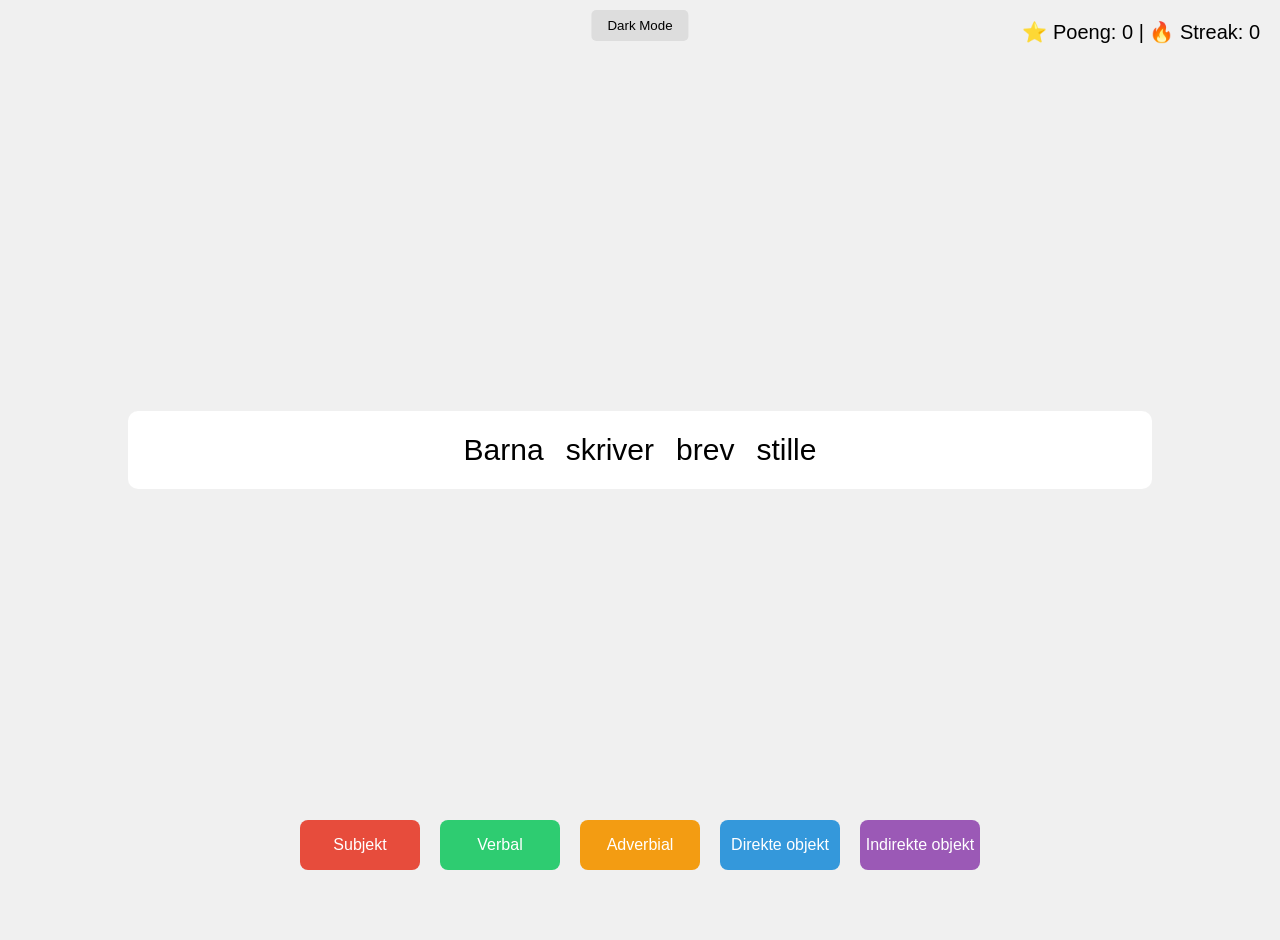
<file: Setningsanalyse.html>
<!DOCTYPE html>
<html lang="no">
<head>
    <meta charset="UTF-8">
    <meta name="viewport" content="width=device-width, initial-scale=1.0">
    <title>Setningsanalyse</title>
    <style>
        body {
            font-family: 'Futura', 'Arial', sans-serif;
            background-color: #f0f0f0;
            margin: 0;
            padding: 20px;
            display: flex;
            flex-direction: column;
            align-items: center;
            height: 100vh;
            overflow: hidden;
        }
        #sentence {
            font-size: 30px;
            color: #000;
            background-color: #fff;
            padding: 20px;
            border-radius: 10px;
            text-align: center;
            min-height: 60px;
            position: absolute;
            top: 50%;
            transform: translateY(-50%);
            width: 80%;
            box-sizing: border-box;
        }
        .word {
            display: inline-block;
            margin: 0 5px;
            padding: 2px 6px;
        }
        .word.correct {
            color: white;
            border-radius: 5px;
        }
        .box {
            width: 120px;
            height: 50px;
            color: white;
            text-align: center;
            line-height: 50px;
            border-radius: 8px;
            cursor: grab;
            user-select: none;
            margin: 10px;
        }
        #boxes {
            display: flex;
            justify-content: center;
            flex-wrap: wrap;
            position: fixed;
            bottom: 20px;
            width: 100%;
        }
        .subject { background-color: #e74c3c; }
        .verb { background-color: #2ecc71; }
        .adverbial { background-color: #f39c12; }
        .direct-object { background-color: #3498db; }
        .indirect-object { background-color: #9b59b6; }
        #score {
            position: absolute;
            top: 20px;
            right: 20px;
            font-size: 20px;
        }
        #popup {
            position: absolute;
            background-color: #fff;
            border: 2px solid #000;
            padding: 10px;
            border-radius: 5px;
            max-width: 250px;
            box-shadow: 0 4px 8px rgba(0,0,0,0.2);
            z-index: 10;
            display: none;
            font-size: 16px;
        }
        #modeToggle {
            position: absolute;
            top: 10px;
            left: 50%;
            transform: translateX(-50%);
            padding: 8px 16px;
            background-color: #ddd;
            border: none;
            border-radius: 5px;
            cursor: pointer;
            z-index: 20;
        }
        body.dark-mode {
            background-color: #121212;
            color: #f0f0f0;
        }
        body.dark-mode #sentence {
            background-color: #333;
            color: #f0f0f0;
        }
        body.dark-mode .box {
            opacity: 0.8;
        }
        body.dark-mode #modeToggle {
            background-color: #444;
            color: #fff;
        }
        body.dark-mode #popup {
            background-color: #333;
            color: #f0f0f0;
            border-color: #fff;
        }
        @keyframes explode {
            0% { transform: translate(0, 0) rotate(0deg); opacity: 1; }
            100% { transform: translate(var(--dx), var(--dy)) rotate(720deg); opacity: 0; }
        }
        .confetti {
            position: absolute;
            font-size: 20px;
            pointer-events: none;
            animation: explode 1s forwards ease-out;
        }
    </style>
</head>
<body>
    <button id="modeToggle">Dark Mode</button>
    <div id="score">
        ⭐ Poeng: <span id="points">0</span> | 🔥 Streak: <span id="streak">0</span>
    </div>
    <div id="sentence"></div>
    <div id="boxes"></div>
    <div id="popup"></div>

    <script>
        const sentenceEl = document.getElementById('sentence');
        const boxesEl = document.getElementById('boxes');
        const popupEl = document.getElementById('popup');
        const pointsEl = document.getElementById('points');
        const streakEl = document.getElementById('streak');

        let points = 0;
        let streak = 0;
        let lastSentence = null;

        const functions = [
            { name: 'Subjekt', color: 'subject', desc: 'Den som utfører handlingen i setningen.' },
            { name: 'Verbal', color: 'verb', desc: 'Handlingen eller tilstanden i setningen.' },
            { name: 'Adverbial', color: 'adverbial', desc: 'Gir informasjon om tid, sted, måte eller omstendigheter.' },
            { name: 'Direkte objekt', color: 'direct-object', desc: 'Det som blir direkte påvirket av handlingen.' },
            { name: 'Indirekte objekt', color: 'indirect-object', desc: 'Mottakeren av det direkte objektet.' }
        ];

        // Ord og kompatibilitetsregler
        const subjects = ['Barna', 'Hunden', 'Jeg', 'Læreren', 'Katten', 'Elevene'];
        const verbs = [
            { text: 'løper', transitive: false, compatibleAdverbials: ['raskt', 'ute', 'i dag', 'i parken'] },
            { text: 'leser', transitive: true, compatibleObjects: ['bøker', 'brev'], compatibleAdverbials: ['stille', 'i klasserommet'] },
            { text: 'gir', transitive: true, requiresIndirect: true, compatibleObjects: ['ballen', 'blomster', 'brev'], compatibleIndirect: ['meg', 'henne', 'ham'] },
            { text: 'spiser', transitive: true, compatibleObjects: ['mat', 'frokost'], compatibleAdverbials: ['raskt', 'hjemme'] },
            { text: 'leker', transitive: false, compatibleAdverbials: ['ute', 'i parken', 'i snøen'] },
            { text: 'skriver', transitive: true, compatibleObjects: ['brev'], compatibleAdverbials: ['stille', 'i klasserommet'] }
        ];
        const adverbials = ['raskt', 'ute', 'i dag', 'hjemme', 'stille', 'i klasserommet', 'i parken', 'i snøen'];
        const directObjects = ['ballen', 'bøker', 'mat', 'brev', 'frokost', 'blomster'];
        const indirectObjects = ['meg', 'henne', 'ham', 'oss'];

        function generateSentence() {
            const structures = [
                // Subjekt + Verbal (intransitivt) + Adverbial
                () => {
                    const verb = verbs.filter(v => !v.transitive)[Math.floor(Math.random() * verbs.filter(v => !v.transitive).length)];
                    const s = subjects[Math.floor(Math.random() * subjects.length)];
                    const a = verb.compatibleAdverbials[Math.floor(Math.random() * verb.compatibleAdverbials.length)];
                    return {
                        text: `${s} ${verb.text} ${a}.`,
                        correct: { [s]: 'subject', [verb.text]: 'verb', [a]: 'adverbial' }
                    };
                },
                // Subjekt + Verbal (transitivt) + Direkte objekt + Adverbial
                () => {
                    const verb = verbs.filter(v => v.transitive && !v.requiresIndirect)[Math.floor(Math.random() * verbs.filter(v => v.transitive && !v.requiresIndirect).length)];
                    const s = subjects[Math.floor(Math.random() * subjects.length)];
                    const d = verb.compatibleObjects[Math.floor(Math.random() * verb.compatibleObjects.length)];
                    const a = verb.compatibleAdverbials[Math.floor(Math.random() * verb.compatibleAdverbials.length)];
                    return {
                        text: `${s} ${verb.text} ${d} ${a}.`,
                        correct: { [s]: 'subject', [verb.text]: 'verb', [d]: 'direct-object', [a]: 'adverbial' }
                    };
                },
                // Subjekt + Verbal (transitivt med indirekte) + Indirekte objekt + Direkte objekt
                () => {
                    const verb = verbs.filter(v => v.requiresIndirect)[Math.floor(Math.random() * verbs.filter(v => v.requiresIndirect).length)];
                    const s = subjects[Math.floor(Math.random() * subjects.length)];
                    const i = verb.compatibleIndirect[Math.floor(Math.random() * verb.compatibleIndirect.length)];
                    const d = verb.compatibleObjects[Math.floor(Math.random() * verb.compatibleObjects.length)];
                    return {
                        text: `${s} ${verb.text} ${i} ${d}.`,
                        correct: { [s]: 'subject', [verb.text]: 'verb', [i]: 'indirect-object', [d]: 'direct-object' }
                    };
                }
            ];
            let sentence;
            do {
                sentence = structures[Math.floor(Math.random() * structures.length)]();
            } while (sentence.text === lastSentence?.text || !isSentenceValid(sentence));
            return sentence;
        }

        function isSentenceValid(sentence) {
            // Sjekk om setningen gir mening og er passende
            const words = sentence.text.split(' ');
            if (words.length < 3) return false; // For kort
            if (words[1] === 'gir' && !sentence.correct.hasOwnProperty('direct-object')) return false; // "Gir" krever direkte objekt
            if (words.includes('raskt') && words[1] === 'gir' && !sentence.correct.hasOwnProperty('direct-object')) return false; // "Gir raskt" gir ikke mening uten objekt
            return true; // Legg til flere regler her om nødvendig
        }

        let currentSentence = null;

        function createBoxes() {
            boxesEl.innerHTML = '';
            functions.forEach(funcData => {
                const box = document.createElement('div');
                box.classList.add('box', funcData.color);
                box.textContent = funcData.name;
                box.dataset.function = funcData.name;
                box.draggable = true;
                box.addEventListener('dragstart', dragStart);
                box.addEventListener('click', () => showPopup(funcData));
                boxesEl.appendChild(box);
            });
        }

        function showPopup(funcData) {
            const exampleWord = Object.entries(currentSentence.correct).find(([word, func]) => func === funcData.color)?.[0];
            let explanation = '';
            switch (funcData.color) {
                case 'subject':
                    explanation = `I "${currentSentence.text}" er "${exampleWord}" subjektet fordi det er den som utfører handlingen.`;
                    break;
                case 'verb':
                    explanation = `I "${currentSentence.text}" er "${exampleWord}" verbalet fordi det beskriver handlingen.`;
                    break;
                case 'adverbial':
                    explanation = `I "${currentSentence.text}" er "${exampleWord}" et adverbial fordi det sier noe om ${['raskt', 'stille'].includes(exampleWord) ? 'måte' : ['ute', 'hjemme', 'i klasserommet', 'i parken', 'i snøen'].includes(exampleWord) ? 'sted' : 'tid'}.`;
                    break;
                case 'direct-object':
                    explanation = `I "${currentSentence.text}" er "${exampleWord}" direkte objekt fordi det er det som blir påvirket av handlingen.`;
                    break;
                case 'indirect-object':
                    explanation = `I "${currentSentence.text}" er "${exampleWord}" indirekte objekt fordi det er mottakeren av det direkte objektet.`;
                    break;
            }
            popupEl.innerHTML = `${funcData.desc}<br><br>${explanation}`;
            popupEl.style.display = 'block';
            const box = boxesEl.querySelector(`.${funcData.color}`);
            const rect = box.getBoundingClientRect();
            popupEl.style.left = `${rect.left}px`;
            popupEl.style.top = `${rect.top - popupEl.offsetHeight - 10}px`;
            setTimeout(() => popupEl.style.display = 'none', 10000);
        }

        function loadSentence() {
            currentSentence = generateSentence();
            lastSentence = currentSentence;
            sentenceEl.innerHTML = '';
            Object.keys(currentSentence.correct).forEach(word => {
                const span = document.createElement('span');
                span.classList.add('word');
                span.textContent = word;
                span.dataset.word = word;
                span.addEventListener('dragover', dragOver);
                span.addEventListener('drop', drop);
                sentenceEl.appendChild(span);
            });
            createBoxes();
        }

        function dragStart(e) {
            e.dataTransfer.setData('text', e.target.dataset.function);
        }

        function dragOver(e) {
            e.preventDefault();
        }

        function drop(e) {
            e.preventDefault();
            const wordEl = e.target;
            const func = e.dataTransfer.getData('text');
            const correctFunc = Object.entries(currentSentence.correct).find(([w, f]) => w === wordEl.dataset.word)?.[1];
            const funcData = functions.find(f => f.name === func);
            if (correctFunc === funcData.color) {
                wordEl.classList.add('correct');
                wordEl.style.backgroundColor = getColor(funcData.color);
                // Ikke fjern boksen, da alle boksene skal være synlige hele tiden
                checkCompletion();
            }
        }

        function getColor(colorName) {
            switch (colorName) {
                case 'subject': return '#e74c3c';
                case 'verb': return '#2ecc71';
                case 'adverbial': return '#f39c12';
                case 'direct-object': return '#3498db';
                case 'indirect-object': return '#9b59b6';
                default: return '#000';
            }
        }

        function checkCompletion() {
            const correctWords = sentenceEl.querySelectorAll('.correct').length;
            const total = Object.keys(currentSentence.correct).length;
            if (correctWords === total) {
                points++;
                streak++;
                pointsEl.textContent = points;
                streakEl.textContent = streak;
                playConfettiAnimation();
            }
        }

        function playConfettiAnimation() {
            const rect = sentenceEl.getBoundingClientRect();
            const text = sentenceEl.textContent;
            sentenceEl.innerHTML = '';
            for (const char of text) {
                if (char === ' ') continue;
                // Generer 10 konfettibiter per bokstav for mye mer konfetti
                for (let i = 0; i < 25; i++) {
                    const confetti = document.createElement('span');
                    confetti.classList.add('confetti');
                    confetti.textContent = char;
                    const x = Math.random() * rect.width;
                    const y = Math.random() * rect.height;
                    confetti.style.left = `${rect.left + x}px`;
                    confetti.style.top = `${rect.top + y}px`;
                    const dx = (Math.random() - 0.5) * 600; // økt spredningsområde
                    const dy = (Math.random() - 0.5) * 600;
                    confetti.style.setProperty('--dx', `${dx}px`);
                    confetti.style.setProperty('--dy', `${dy}px`);
                    const colors = ['#e74c3c', '#2ecc71', '#f39c12', '#3498db', '#9b59b6'];
                    confetti.style.color = colors[Math.floor(Math.random() * colors.length)];
                    document.body.appendChild(confetti);
                    setTimeout(() => confetti.remove(), 1000);
                }
            }
            // Last neste setning etter animasjonen
            setTimeout(loadSentence, 1100);
        }

        // Dark/light mode toggle
        const modeToggleBtn = document.getElementById('modeToggle');
        modeToggleBtn.addEventListener('click', () => {
            document.body.classList.toggle('dark-mode');
            modeToggleBtn.textContent = document.body.classList.contains('dark-mode') ? 'Light Mode' : 'Dark Mode';
        });

        // Start med å laste en setning
        loadSentence();
    </script>
</body>
</html>
</file>
<file: styles.css>
:root {
            --bg: #012b33;
            --abcya-space: #012b33;
            --abcya-space-deep: #001d25;
            --abcya-teal: #18c9b0;
            --abcya-teal-dark: #0aa38f;
            --abcya-yellow: #ffd83d;
            --abcya-orange: #f7941d;
            --display-font: "Cooper Black", "Marker Felt", "Comic Sans MS", "Arial Black", ui-rounded, system-ui, sans-serif;
            --panel: #ffffff;
            --panel-strong: #eef5ff;
            --ink: #172033;
            --muted: #64748b;
            --line: #d7e0ed;
            --shadow: 0 14px 34px rgba(30, 41, 59, 0.12);
            --focus: #111827;
            --success: #15803d;
            --danger: #dc2626;
            --warning: #b45309;
            --radius: 8px;
            --substantiv: #2563eb;
            --verb: #16a34a;
            --adjektiv: #d97706;
            --pronomen: #7c3aed;
            --adverb: #0891b2;
            --preposisjon: #e11d48;
            --determinativ: #4f46e5;
            --konjunksjon: #64748b;
            --subjunksjon: #db2777;
            --interjeksjon: #65a30d;
        }

        * {
            box-sizing: border-box;
        }

        html {
            min-height: 100%;
            background: var(--bg);
        }

        body {
            min-height: 100vh;
            margin: 0;
            color: var(--ink);
            background-color: var(--abcya-space);
            background-image:
                radial-gradient(circle at 50% 18%, rgba(24, 201, 176, 0.22), transparent 30%),
                linear-gradient(180deg, #023743 0%, var(--abcya-space-deep) 62%, #012b33 100%);
            font-family: ui-sans-serif, system-ui, -apple-system, BlinkMacSystemFont, "Segoe UI", sans-serif;
            letter-spacing: 0;
            overflow-x: hidden;
            position: relative;
        }

        body::before {
            content: "";
            position: fixed;
            inset: 0;
            z-index: 0;
            pointer-events: none;
            background: none;
        }

        body::after {
            content: "";
            position: fixed;
            inset: 0;
            z-index: 0;
            pointer-events: none;
            background: radial-gradient(circle at 50% 30%, rgba(24, 201, 176, 0.18), transparent 22%);
            opacity: 0.74;
        }

        .starfield {
            position: fixed;
            inset: -18vmax;
            z-index: 0;
            pointer-events: none;
            overflow: hidden;
            transform-origin: center;
        }

        .stars-layer {
            position: absolute;
            inset: 0;
            display: block;
            background-repeat: repeat;
            border-radius: 50%;
            transform-origin: center;
            will-change: transform, opacity;
            mix-blend-mode: screen;
        }

        .stars-far {
            opacity: 0.55;
            background-size: 280px 280px;
            background-image:
                radial-gradient(circle at 18px 24px, rgba(207, 252, 255, 0.55) 0 1px, transparent 1.7px),
                radial-gradient(circle at 86px 120px, rgba(255, 255, 255, 0.42) 0 1px, transparent 1.6px),
                radial-gradient(circle at 172px 64px, rgba(132, 235, 232, 0.46) 0 1px, transparent 1.7px),
                radial-gradient(circle at 238px 214px, rgba(255, 226, 111, 0.36) 0 1px, transparent 1.8px);
            animation: stars-spin 260s linear infinite, stars-twinkle 7s ease-in-out infinite alternate;
        }

        .stars-mid {
            opacity: 0.68;
            background-size: 420px 420px;
            background-image:
                radial-gradient(circle at 54px 78px, rgba(255, 255, 255, 0.75) 0 1.4px, transparent 2.4px),
                radial-gradient(circle at 132px 318px, rgba(113, 232, 228, 0.66) 0 1.7px, transparent 2.7px),
                radial-gradient(circle at 302px 164px, rgba(255, 236, 151, 0.58) 0 1.8px, transparent 2.8px),
                radial-gradient(circle at 378px 54px, rgba(213, 245, 255, 0.60) 0 1.2px, transparent 2.2px);
            filter: drop-shadow(0 0 5px rgba(83, 220, 228, 0.36));
            animation: stars-spin-reverse 190s linear infinite, stars-twinkle 5.4s ease-in-out infinite alternate-reverse;
        }

        .stars-near {
            opacity: 0.74;
            background-size: 620px 620px;
            background-image:
                radial-gradient(circle at 92px 144px, rgba(255, 255, 255, 0.90) 0 2.1px, transparent 3.5px),
                radial-gradient(circle at 260px 512px, rgba(255, 219, 75, 0.70) 0 2.4px, transparent 4px),
                radial-gradient(circle at 498px 246px, rgba(122, 240, 236, 0.78) 0 2px, transparent 3.7px),
                radial-gradient(circle at 570px 78px, rgba(255, 255, 255, 0.76) 0 1.8px, transparent 3.2px);
            filter: drop-shadow(0 0 8px rgba(126, 235, 232, 0.48));
            animation: stars-orbit 150s linear infinite, stars-twinkle-strong 4.8s ease-in-out infinite alternate;
        }

        button,
        input {
            font: inherit;
        }

        button {
            color: inherit;
        }

        #app {
            width: 100%;
            min-height: 100vh;
            padding: 18px;
            position: relative;
            z-index: 1;
        }

        .app-shell {
            width: min(1240px, 100%);
            min-height: calc(100vh - 36px);
            margin: 0 auto;
            display: grid;
            grid-template-rows: auto 1fr;
            gap: 16px;
        }

        .topbar {
            display: flex;
            align-items: center;
            justify-content: space-between;
            gap: 0;
            min-height: 62px;
            padding: 0;
            border: 3px solid rgba(255, 255, 255, 0.25);
            border-radius: var(--radius);
            background: var(--abcya-teal);
            box-shadow: 0 12px 0 rgba(0, 0, 0, 0.18), 0 20px 34px rgba(0, 0, 0, 0.22);
            overflow: hidden;
        }

        .topbar-left {
            min-height: 62px;
            padding: 10px 14px;
            display: flex;
            align-items: center;
            gap: 10px;
            flex-wrap: wrap;
            background: transparent;
        }

        .home-icon-button {
            width: 46px;
            height: 46px;
            padding: 0;
            border-radius: var(--radius);
            border: 3px solid #fff;
            background: var(--abcya-yellow);
            color: #0f4f75;
            display: grid;
            place-items: center;
            box-shadow: 0 5px 0 rgba(0, 0, 0, 0.20), inset 0 -4px 0 rgba(0, 0, 0, 0.10);
            cursor: pointer;
            transition: transform 160ms ease, box-shadow 160ms ease;
            -webkit-tap-highlight-color: transparent;
            touch-action: manipulation;
        }

        .home-icon-button svg {
            width: 27px;
            height: 27px;
            fill: none;
            stroke: currentColor;
            stroke-width: 2.7;
            stroke-linecap: round;
            stroke-linejoin: round;
        }

        .home-icon-button:hover {
            transform: translateY(-2px);
            box-shadow: 0 7px 0 rgba(0, 0, 0, 0.20), inset 0 -4px 0 rgba(0, 0, 0, 0.10);
        }

        .topbar-chip,
        .topbar-context {
            min-height: 38px;
            padding: 8px 12px;
            border-radius: var(--radius);
            display: inline-flex;
            align-items: center;
            justify-content: center;
            font-weight: 900;
            white-space: nowrap;
        }

        .topbar-chip {
            background: #fff;
            color: #075985;
            box-shadow: inset 0 -4px 0 rgba(0, 0, 0, 0.10);
        }

        .topbar-context {
            color: #082f49;
            background: rgba(255, 255, 255, 0.35);
        }

        .brand {
            display: flex;
            align-items: center;
            gap: 12px;
            min-width: 0;
        }

        .brand-mark {
            width: 44px;
            height: 44px;
            border-radius: var(--radius);
            display: grid;
            place-items: center;
            color: #fff;
            font-weight: 900;
            background:
                linear-gradient(135deg, var(--substantiv) 0 25%, var(--verb) 25% 50%, var(--adjektiv) 50% 75%, var(--pronomen) 75%);
            box-shadow: inset 0 -10px 18px rgba(0, 0, 0, 0.14);
            flex: 0 0 auto;
        }

        h1,
        h2,
        h3,
        p {
            margin: 0;
        }

        h1 {
            font-size: 2rem;
            line-height: 1.05;
        }

        h2 {
            font-size: 1.5rem;
            line-height: 1.15;
        }

        h3 {
            font-size: 1.05rem;
            line-height: 1.2;
        }

        .brand p,
        .muted {
            color: var(--muted);
        }

        .toolbar {
            display: flex;
            align-items: center;
            justify-content: flex-end;
            gap: 10px;
            flex-wrap: wrap;
            padding: 10px 14px;
            flex: 1;
        }

        .scoreboard {
            display: flex;
            align-items: center;
            gap: 8px;
            flex-wrap: wrap;
        }

        .score-pill,
        .class-pill,
        .role-pill,
        .level-pill {
            min-height: 36px;
            padding: 7px 10px;
            border: 2px solid rgba(0, 0, 0, 0.12);
            border-radius: var(--radius);
            background: #fff;
            display: inline-flex;
            align-items: center;
            justify-content: center;
            gap: 6px;
            font-weight: 800;
            white-space: nowrap;
        }

        .level-pill {
            background: #0f4f75;
            color: #fff;
            border-color: rgba(255, 255, 255, 0.35);
        }

        .primary-button,
        .secondary-button,
        .ghost-button,
        .tile-button,
        .token-button,
        .option-button,
        .role-button,
        .tab-button {
            min-height: 46px;
            border-radius: var(--radius);
            border: 1px solid var(--line);
            background: #fff;
            cursor: pointer;
            transition: transform 160ms ease, border-color 160ms ease, box-shadow 160ms ease, background 160ms ease;
            -webkit-tap-highlight-color: transparent;
            touch-action: manipulation;
        }

        .primary-button:hover,
        .secondary-button:hover,
        .ghost-button:hover,
        .tile-button:hover,
        .token-button:hover,
        .option-button:hover,
        .role-button:hover,
        .tab-button:hover {
            transform: translateY(-1px);
            box-shadow: 0 8px 18px rgba(15, 23, 42, 0.10);
        }

        .primary-button:focus-visible,
        .secondary-button:focus-visible,
        .ghost-button:focus-visible,
        .tile-button:focus-visible,
        .token-button:focus-visible,
        .option-button:focus-visible,
        .role-button:focus-visible,
        .tab-button:focus-visible {
            outline: 3px solid var(--focus);
            outline-offset: 2px;
        }

        .primary-button {
            padding: 10px 16px;
            background: #111827;
            color: #fff;
            border-color: #111827;
            font-weight: 850;
        }

        .secondary-button {
            padding: 10px 14px;
            font-weight: 800;
        }

        .ghost-button {
            padding: 9px 12px;
            font-weight: 750;
            background: transparent;
        }

        .screen {
            display: grid;
            gap: 14px;
            align-content: start;
        }

        .home-stage {
            min-height: 162px;
            display: grid;
            place-items: center;
            text-align: center;
            position: relative;
            padding: 2px 12px 0;
        }

        .home-title-block {
            display: grid;
            justify-items: center;
            gap: 0;
        }

        .home-kicker-row {
            display: grid;
            place-items: center;
            margin-top: 0;
            margin-bottom: 8px;
        }

        .home-kicker {
            width: fit-content;
            padding: 8px 16px;
            border: 3px solid rgba(255, 255, 255, 0.9);
            border-radius: var(--radius);
            background: var(--abcya-orange);
            color: #fff;
            box-shadow: 0 6px 0 rgba(0, 0, 0, 0.20);
            font-weight: 950;
            text-transform: uppercase;
        }

        .play-title {
            font-family: var(--display-font);
            font-size: 5.8rem;
            line-height: 0.9;
            letter-spacing: 0;
            color: #fff;
            -webkit-text-stroke: 2px rgba(255, 255, 255, 0.3);
            text-shadow:
                0 5px 0 var(--abcya-teal),
                0 9px 0 rgba(0, 0, 0, 0.28),
                0 0 20px rgba(24, 201, 176, 0.48);
        }

        .work-panel,
        .side-panel,
        .feedback,
        .difficulty-card,
        .home-card,
        .theory-card {
            border: 1px solid var(--line);
            border-radius: var(--radius);
            background: rgba(255, 255, 255, 0.96);
            box-shadow: var(--shadow);
        }

        .work-panel,
        .side-panel,
        .theory-card,
        .feedback {
            border-color: rgba(126, 235, 232, 0.40);
            background:
                linear-gradient(180deg, rgba(204, 232, 246, 0.97) 0%, rgba(187, 229, 225, 0.97) 100%);
        }

        .difficulty-card {
            border-color: rgba(126, 235, 232, 0.34);
            background:
                linear-gradient(145deg, rgba(235, 247, 255, 0.97) 0%, rgba(218, 241, 255, 0.97) 50%, rgba(223, 248, 242, 0.97) 100%);
        }

        .intro-panel,
        .palette-panel,
        .work-panel,
        .side-panel,
        .feedback,
        .difficulty-card,
        .home-card,
        .theory-card {
            border-radius: var(--radius);
        }

        .intro-panel {
            min-height: 260px;
            padding: 22px;
            display: grid;
            align-content: center;
            gap: 18px;
            overflow: hidden;
            position: relative;
        }

        .intro-panel::after {
            content: "";
            position: absolute;
            inset: auto 18px 18px auto;
            width: 180px;
            height: 84px;
            border-radius: var(--radius);
            background:
                linear-gradient(90deg, var(--substantiv) 0 18%, transparent 18% 22%, var(--verb) 22% 42%, transparent 42% 46%, var(--adjektiv) 46% 68%, transparent 68% 72%, var(--adverb) 72%);
            opacity: 0.16;
            transform: rotate(-2deg);
        }

        .intro-panel h1 {
            max-width: 760px;
            font-size: 3.1rem;
            line-height: 0.98;
            position: relative;
            z-index: 1;
        }

        .intro-panel p {
            max-width: 680px;
            color: #334155;
            font-size: 1.08rem;
            line-height: 1.55;
            position: relative;
            z-index: 1;
        }

        .palette-panel {
            padding: 18px;
            display: grid;
            gap: 12px;
        }

        .palette-grid {
            display: grid;
            grid-template-columns: repeat(2, minmax(0, 1fr));
            gap: 8px;
        }

        .palette-item {
            min-height: 50px;
            padding: 9px;
            border-radius: var(--radius);
            border: 1px solid rgba(15, 23, 42, 0.08);
            background: #fff;
            background: color-mix(in srgb, var(--class-color) 13%, #fff);
            display: flex;
            align-items: center;
            gap: 9px;
            font-weight: 850;
        }

        .color-swatch {
            width: 18px;
            height: 18px;
            border-radius: 5px;
            background: var(--class-color);
            box-shadow: inset 0 -4px 8px rgba(0, 0, 0, 0.16);
            flex: 0 0 auto;
        }

        .home-grid {
            display: grid;
            grid-template-columns: repeat(4, minmax(0, 1fr));
            gap: 18px;
        }

        .home-card {
            min-height: 300px;
            padding: 10px;
            text-align: center;
            display: grid;
            grid-template-rows: 158px minmax(0, 1fr);
            align-content: start;
            gap: 12px;
            color: var(--ink);
            position: relative;
            overflow: hidden;
            border: 4px solid #fff;
            background: #fff;
            box-shadow: 0 9px 0 rgba(0, 0, 0, 0.22), 0 18px 28px rgba(0, 0, 0, 0.22);
        }

        .home-card::before {
            content: "";
            position: absolute;
            inset: 0;
            z-index: 0;
            background: var(--accent-color);
            opacity: 0.12;
        }

        .home-card > * {
            position: relative;
            z-index: 1;
        }

        .home-card:hover {
            transform: translateY(-5px) rotate(-1deg);
            box-shadow: 0 14px 0 rgba(0, 0, 0, 0.22), 0 26px 34px rgba(0, 0, 0, 0.26);
        }

        .home-card h2 {
            font-family: var(--display-font);
            font-size: 1.28rem;
            line-height: 1.02;
            letter-spacing: 0;
            color: #083344;
            text-shadow: 0 2px 0 rgba(255, 255, 255, 0.85);
        }

        .home-card p {
            color: #334155;
            line-height: 1.35;
            font-size: 0.94rem;
        }

        .game-card-copy {
            display: grid;
            gap: 6px;
            align-content: start;
            padding: 0 6px 8px;
        }

        .game-art {
            position: relative;
            min-height: 158px;
            border-radius: 6px;
            overflow: hidden;
            display: grid;
            place-items: center;
            border: 3px solid rgba(255, 255, 255, 0.85);
            background: var(--accent-color);
            background:
                radial-gradient(circle at 30% 24%, rgba(255, 255, 255, 0.58), transparent 12%),
                linear-gradient(135deg, color-mix(in srgb, var(--accent-color) 68%, #fff), color-mix(in srgb, var(--accent-color) 28%, #012b33));
        }

        .game-art::before {
            content: "";
            position: absolute;
            inset: 0;
            background-image:
                radial-gradient(circle at 14% 18%, rgba(255, 255, 255, 0.72) 0 2px, transparent 3px),
                radial-gradient(circle at 82% 26%, rgba(255, 255, 255, 0.62) 0 3px, transparent 4px),
                radial-gradient(circle at 76% 78%, rgba(255, 216, 61, 0.78) 0 4px, transparent 5px),
                repeating-linear-gradient(0deg, transparent 0 24px, rgba(255, 255, 255, 0.10) 24px 29px, transparent 29px 52px);
            opacity: 0.88;
        }

        .art-token,
        .art-word,
        .art-magnifier,
        .art-book,
        .art-spark,
        .art-line,
        .art-arrow {
            position: absolute;
            z-index: 1;
        }

        .art-token {
            width: 54px;
            height: 54px;
            border-radius: 6px;
            display: grid;
            place-items: center;
            color: #fff;
            font-family: var(--display-font);
            font-size: 2rem;
            line-height: 1;
            box-shadow: 0 8px 0 rgba(0, 0, 0, 0.20);
        }

        .art-token-red { left: 24px; top: 30px; background: #ef4444; transform: rotate(-8deg); }
        .art-token-green { left: 76px; top: 58px; background: #16a34a; transform: rotate(5deg); }
        .art-token-blue { right: 28px; top: 38px; background: #2563eb; transform: rotate(-4deg); }

        .art-line {
            width: 74%;
            height: 8px;
            left: 13%;
            bottom: 28px;
            border-radius: 999px;
            background: rgba(255, 255, 255, 0.84);
            box-shadow: 0 14px 0 rgba(255, 255, 255, 0.42);
        }

        .art-word {
            padding: 8px 12px;
            border-radius: 6px;
            color: #083344;
            background: #fff;
            border: 2px solid rgba(0, 0, 0, 0.12);
            font-weight: 950;
            box-shadow: 0 7px 0 rgba(0, 0, 0, 0.18);
        }

        .art-word-main { left: 20px; top: 34px; background: #16a34a; color: #fff; }
        .art-word-side { right: 22px; bottom: 28px; background: #2563eb; color: #fff; transform: rotate(4deg); }

        .art-magnifier {
            width: 62px;
            height: 62px;
            right: 34px;
            top: 30px;
            border-radius: 50%;
            border: 9px solid #fff;
            box-shadow: 0 7px 0 rgba(0, 0, 0, 0.20);
        }

        .art-magnifier::after {
            content: "";
            position: absolute;
            width: 34px;
            height: 10px;
            right: -26px;
            bottom: -15px;
            border-radius: 999px;
            background: #fff;
            transform: rotate(44deg);
        }

        .art-sort-one { left: 22px; top: 24px; background: #fff; transform: rotate(-5deg); }
        .art-sort-two { right: 26px; top: 55px; background: var(--abcya-yellow); transform: rotate(4deg); }
        .art-sort-three { left: 50px; bottom: 25px; background: #18c9b0; color: #fff; }
        .art-arrow { right: 28px; bottom: 18px; color: #fff; font-size: 2.7rem; font-weight: 950; text-shadow: 0 4px 0 rgba(0, 0, 0, 0.28); }

        .art-bend-main { left: 18px; top: 24px; background: #fff; }
        .art-bend-one { right: 18px; top: 58px; background: #16a34a; color: #fff; transform: rotate(5deg); }
        .art-bend-two { left: 52px; bottom: 24px; background: #d97706; color: #fff; transform: rotate(-4deg); }

        .art-book {
            width: 104px;
            height: 78px;
            left: 34px;
            top: 40px;
            border-radius: 8px 8px 6px 6px;
            background: #fff;
            box-shadow: 0 8px 0 rgba(0, 0, 0, 0.20);
        }

        .art-book::before,
        .art-book::after {
            content: "";
            position: absolute;
            top: 10px;
            bottom: 10px;
            width: 42px;
            border-radius: 5px;
            background: #a7f3d0;
        }

        .art-book::before { left: 8px; }
        .art-book::after { right: 8px; }
        .art-book span {
            position: absolute;
            inset: 8px auto 8px 50%;
            width: 3px;
            background: rgba(0, 0, 0, 0.18);
            z-index: 2;
        }

        .art-book-label {
            right: 18px;
            bottom: 24px;
            background: var(--abcya-yellow);
            transform: rotate(5deg);
        }

        .art-spark {
            width: 20px;
            height: 20px;
            clip-path: polygon(50% 0, 62% 34%, 98% 35%, 69% 56%, 79% 91%, 50% 70%, 21% 91%, 31% 56%, 2% 35%, 38% 34%);
            background: #fff;
            filter: drop-shadow(0 4px 0 rgba(0, 0, 0, 0.20));
        }

        .art-spark-one { right: 35px; top: 28px; }
        .art-spark-two { left: 22px; bottom: 26px; transform: scale(0.75) rotate(22deg); }

        .art-quiz-one { left: 20px; top: 30px; background: #fff; transform: rotate(-4deg); }
        .art-quiz-two { right: 16px; bottom: 28px; background: var(--abcya-yellow); transform: rotate(3deg); }

        .art-check {
            position: absolute;
            z-index: 1;
            right: 32px;
            top: 22px;
            color: #fff;
            font-size: 2.6rem;
            font-weight: 950;
            text-shadow: 0 4px 0 rgba(0, 0, 0, 0.25);
        }

        .art-letter-one { left: 26px; top: 34px; background: #db2777; transform: rotate(-7deg); }
        .art-letter-two { left: 86px; top: 60px; background: #2563eb; transform: rotate(4deg); }
        .art-letter-three { right: 30px; top: 40px; background: #16a34a; transform: rotate(-3deg); }

        .art-card {
            position: absolute;
            z-index: 1;
            width: 64px;
            height: 82px;
            border-radius: 8px;
            display: grid;
            place-items: center;
            font-weight: 950;
            box-shadow: 0 7px 0 rgba(0, 0, 0, 0.2);
        }

        .art-card-one { left: 30px; top: 36px; background: #fff; color: #083344; transform: rotate(-6deg); }
        .art-card-two { right: 34px; top: 44px; background: var(--abcya-yellow); color: #083344; font-size: 1.8rem; transform: rotate(5deg); }

        .difficulty-grid {
            display: grid;
            grid-template-columns: repeat(3, minmax(0, 1fr));
            gap: 12px;
        }

        .difficulty-card {
            min-height: 210px;
            padding: 18px;
            text-align: left;
            display: grid;
            gap: 12px;
            align-content: start;
        }

        .difficulty-card strong {
            font-size: 1.45rem;
        }

        .difficulty-card p {
            color: var(--muted);
            line-height: 1.45;
        }

        .difficulty-badge {
            width: fit-content;
            padding: 7px 10px;
            border-radius: var(--radius);
            background: #111827;
            color: #fff;
            font-weight: 850;
        }

        .module-layout {
            display: grid;
            grid-template-columns: 260px minmax(0, 1fr);
            gap: 16px;
            align-items: start;
        }

        .side-panel,
        .work-panel {
            padding: 16px;
        }

        .side-panel {
            position: sticky;
            top: 16px;
            display: grid;
            gap: 14px;
        }

        .work-panel {
            min-height: 560px;
            display: grid;
            gap: 16px;
            align-content: start;
        }

        .analysis-panel {
            min-height: 620px;
            align-content: start;
            border-color: rgba(92, 220, 220, 0.48);
            background:
                linear-gradient(180deg, rgba(169, 213, 234, 0.97) 0%, rgba(151, 213, 207, 0.97) 100%);
        }

        .analysis-workspace {
            min-height: 420px;
            display: grid;
            align-content: center;
            justify-items: center;
            gap: 18px;
            padding: 12px 0 4px;
        }

        .panel-heading {
            display: flex;
            justify-content: space-between;
            align-items: start;
            gap: 12px;
            flex-wrap: wrap;
        }

        .panel-heading p {
            color: var(--muted);
            line-height: 1.42;
            max-width: 720px;
        }

        .difficulty-tabs,
        .role-grid,
        .class-tabs,
        .option-grid {
            display: grid;
            gap: 8px;
        }

        .difficulty-tabs {
            grid-template-columns: 1fr;
        }

        .role-grid {
            grid-template-columns: repeat(2, minmax(0, 1fr));
        }

        .analysis-tools {
            width: min(900px, 100%);
            display: grid;
            grid-template-columns: repeat(auto-fit, minmax(132px, 1fr));
            gap: 12px;
            align-items: start;
        }

        .role-tool {
            display: grid;
            justify-items: center;
            gap: 7px;
        }

        .class-tabs {
            grid-template-columns: 1fr;
        }

        .tab-button,
        .role-button {
            padding: 10px;
            text-align: left;
            display: flex;
            align-items: center;
            gap: 8px;
            font-weight: 850;
        }

        .tab-button.active,
        .role-button.active {
            background: #fff;
            background: color-mix(in srgb, var(--active-color) 17%, #fff);
            border-color: var(--active-color);
            box-shadow: inset 0 0 0 2px color-mix(in srgb, var(--active-color) 28%, transparent);
        }

        .analysis-role-button {
            width: 100%;
            min-height: 58px;
            justify-content: center;
            text-align: center;
            color: #fff;
            background: var(--role-color);
            border-color: rgba(255, 255, 255, 0.86);
            box-shadow: 0 7px 0 rgba(0, 0, 0, 0.18), inset 0 -8px 12px rgba(0, 0, 0, 0.12);
        }

        .analysis-role-button.active {
            color: #fff;
            background: var(--role-color);
            border-color: #fff;
            transform: translateY(-3px);
            box-shadow: 0 10px 0 rgba(0, 0, 0, 0.20), 0 0 0 4px rgba(255, 216, 61, 0.55);
        }

        .hint-button {
            width: 30px;
            height: 30px;
            border-radius: 50%;
            border: 2px solid rgba(255, 255, 255, 0.95);
            background: #fff;
            color: var(--role-color);
            font-weight: 950;
            cursor: pointer;
            box-shadow: 0 4px 0 rgba(0, 0, 0, 0.16);
            -webkit-tap-highlight-color: transparent;
            touch-action: manipulation;
        }

        .inflect-help-area {
            display: grid;
            justify-items: center;
            gap: 10px;
            margin-top: 2px;
        }

        .inflect-help-button {
            width: 36px;
            height: 36px;
            color: var(--class-color);
            border-color: rgba(255, 255, 255, 0.95);
            box-shadow: 0 5px 0 rgba(0, 0, 0, 0.18), 0 0 0 3px color-mix(in srgb, var(--class-color) 22%, transparent);
        }

        .inflect-help-button[aria-expanded="true"] {
            color: #fff;
            background: var(--class-color);
        }

        .sentence-board,
        .sort-board {
            border: 1px dashed #b7c4d7;
            border-radius: var(--radius);
            background: #f8fbff;
            padding: 18px;
            min-height: 156px;
            display: flex;
            align-items: center;
            justify-content: center;
            gap: 10px;
            flex-wrap: wrap;
        }

        .sentence-board.compact {
            min-height: 106px;
            border: 3px dashed rgba(15, 118, 110, 0.38);
            background: rgba(112, 171, 198, 0.38);
            box-shadow: inset 0 0 34px rgba(6, 78, 89, 0.16);
        }

        .analysis-word-board {
            width: min(940px, 100%);
            min-height: 148px;
            justify-content: center;
            align-content: center;
            border: 3px dashed rgba(15, 118, 110, 0.38);
            background: rgba(112, 171, 198, 0.38);
            box-shadow: inset 0 0 34px rgba(6, 78, 89, 0.16);
        }

        .analysis-selected {
            min-height: 38px;
            padding: 8px 12px;
            border-radius: var(--radius);
            background: rgba(255, 255, 255, 0.70);
            color: #164e63;
            font-weight: 850;
        }

        .sentence-period {
            font-size: 1.55rem;
            font-weight: 850;
            align-self: center;
        }

        .token-button,
        .analysis-chunk,
        .sort-token,
        .word-chip {
            min-height: 52px;
            padding: 11px 13px;
            border-radius: var(--radius);
            border: 2px solid var(--class-color, #cbd5e1);
            background: #fff;
            border-color: var(--class-color, #cbd5e1);
            background: color-mix(in srgb, var(--class-color, #cbd5e1) 13%, #fff);
            box-shadow: inset 0 -8px 12px rgba(255, 255, 255, 0.42);
            color: #0f172a;
            font-weight: 850;
            display: inline-flex;
            align-items: center;
            justify-content: center;
            gap: 8px;
            user-select: none;
        }

        .token-button {
            min-width: 82px;
        }

        .token-button.neutral {
            min-height: 58px;
            font-size: 1.1rem;
            border-color: rgba(15, 23, 42, 0.16);
            background: #ffffff;
            color: #0f172a;
        }

        .token-button.correct,
        .option-button.correct {
            border-color: var(--success);
            background: #dcfce7;
            color: #14532d;
        }

        .token-button.wrong,
        .option-button.wrong,
        .analysis-chunk.wrong {
            border-color: var(--danger);
            background: #fee2e2;
            color: #7f1d1d;
            animation: shake 240ms linear;
        }

        .token-button.revealed {
            background: var(--class-color);
            border-color: var(--class-color);
            color: #fff;
        }

        .analysis-chunk {
            min-width: 84px;
            background: #fff;
            border-color: var(--line);
            cursor: pointer;
            touch-action: manipulation;
        }

        .analysis-word {
            min-height: 58px;
            font-size: 1.1rem;
            border-color: rgba(15, 23, 42, 0.16);
            background: #fff;
            color: #0f172a;
        }

        .analysis-chunk.answered {
            color: #fff;
            background: var(--role-color);
            border-color: var(--role-color);
        }

        .sort-board {
            align-content: center;
            justify-content: flex-start;
            min-height: 210px;
            touch-action: none;
        }

        .sort-token {
            cursor: grab;
            min-width: 88px;
            position: relative;
            transition: transform 170ms ease, opacity 170ms ease, box-shadow 170ms ease;
            touch-action: none;
        }

        .sort-token.dragging {
            opacity: 0.36;
            transform: scale(0.96);
        }

        .drag-ghost {
            position: fixed;
            z-index: 1000;
            pointer-events: none;
            opacity: 0.92;
            transform: translate(-50%, -50%) scale(1.04);
            box-shadow: 0 18px 36px rgba(15, 23, 42, 0.22);
        }

        .word-chip {
            min-height: 40px;
            padding: 8px 10px;
            font-size: 0.92rem;
        }

        .chip-list {
            display: flex;
            flex-wrap: wrap;
            gap: 8px;
        }

        .role-pill {
            border-color: var(--role-color);
            background: #fff;
            background: color-mix(in srgb, var(--role-color) 14%, #fff);
        }

        .class-pill {
            border-color: var(--class-color);
            background: #fff;
            background: color-mix(in srgb, var(--class-color) 14%, #fff);
        }

        .option-grid {
            grid-template-columns: repeat(2, minmax(0, 1fr));
        }

        .option-button {
            min-height: 62px;
            padding: 13px;
            text-align: center;
            font-weight: 850;
            background: #fff;
        }

        .option-button.span-option,
        .option-grid .option-button:last-child:nth-child(odd) {
            grid-column: 1 / -1;
        }

        .inflect-card {
            display: grid;
            gap: 12px;
            padding: 16px;
            border: 1px solid var(--line);
            border-radius: var(--radius);
            background: var(--panel-strong);
        }

        .inflect-word {
            font-size: 2.35rem;
            line-height: 1.08;
            font-weight: 900;
        }

        .inflect-help-card {
            width: min(680px, 100%);
            display: grid;
            gap: 10px;
            padding: 14px;
            border-radius: var(--radius);
            border: 2px solid var(--class-color);
            background: #fff;
            background: color-mix(in srgb, var(--class-color) 9%, #fff);
            box-shadow: 0 8px 0 rgba(0, 0, 0, 0.13);
        }

        .inflect-help-card h3 {
            margin: 0;
            font-size: 1.1rem;
        }

        .inflect-help-card p {
            margin: 0;
            color: #334155;
            line-height: 1.45;
        }

        .inflect-example-list {
            display: flex;
            flex-wrap: wrap;
            gap: 8px;
        }

        .inflect-example-list span {
            padding: 8px 10px;
            border-radius: var(--radius);
            border: 1px solid color-mix(in srgb, var(--class-color) 52%, #fff);
            background: rgba(255, 255, 255, 0.76);
            color: #0f172a;
            font-weight: 850;
        }

        .inflect-form-table {
            display: grid;
            grid-template-columns: repeat(4, minmax(0, 1fr));
            gap: 8px;
            margin-top: 2px;
        }

        .inflect-form-cell {
            display: grid;
            gap: 4px;
            padding: 9px 10px;
            border-radius: var(--radius);
            border: 1px solid color-mix(in srgb, var(--class-color) 46%, #fff);
            background: rgba(255, 255, 255, 0.82);
            text-align: center;
        }

        .inflect-form-cell span {
            color: #475569;
            font-size: 0.78rem;
            font-weight: 800;
        }

        .inflect-form-cell strong {
            color: #0f172a;
            font-size: 0.98rem;
            line-height: 1.12;
        }

        .inflect-help-note {
            font-size: 0.94rem;
        }

        .target-strip {
            display: flex;
            align-items: center;
            gap: 10px;
            flex-wrap: wrap;
            padding: 12px;
            border-radius: var(--radius);
            background: #fff;
            background: color-mix(in srgb, var(--class-color) 15%, #fff);
            border: 1px solid var(--class-color);
        }

        .theory-grid {
            display: grid;
            grid-template-columns: minmax(0, 1fr) minmax(0, 1fr);
            gap: 12px;
        }

        .theory-card {
            padding: 14px;
            display: grid;
            gap: 10px;
            box-shadow: none;
        }

        .theory-card p,
        .theory-card li {
            color: #334155;
            line-height: 1.45;
        }

        .theory-card ul {
            margin: 0;
            padding-left: 20px;
        }

        .sample-sentence {
            padding: 14px;
            border-radius: var(--radius);
            background: #f8fbff;
            border: 1px dashed #b7c4d7;
            display: flex;
            flex-wrap: wrap;
            gap: 8px;
        }

        .feedback {
            min-height: 54px;
            padding: 13px 14px;
            display: flex;
            align-items: center;
            justify-content: space-between;
            gap: 12px;
            color: #334155;
            box-shadow: none;
        }

        .feedback.success {
            border-color: #86efac;
            background: #f0fdf4;
            color: #14532d;
        }

        .feedback.error {
            border-color: #fecaca;
            background: #fff1f2;
            color: #7f1d1d;
        }

        .feedback.info {
            border-color: #bfdbfe;
            background: #eff6ff;
            color: #1e3a8a;
        }

        .quiz-token {
            padding: 8px 10px;
            border-radius: var(--radius);
            font-weight: 850;
            font-size: 1.1rem;
            color: #0f172a;
        }

        .quiz-token.target {
            background: var(--abcya-yellow);
            border: 2px solid rgba(0, 0, 0, 0.18);
            box-shadow: 0 4px 0 rgba(0, 0, 0, 0.14);
        }

        .quiz-token.target.revealed {
            background: var(--class-color);
            border-color: var(--class-color);
            color: #fff;
        }

        .build-slots {
            display: flex;
            gap: 8px;
            flex-wrap: wrap;
            justify-content: center;
            padding: 16px;
            border: 3px dashed rgba(15, 118, 110, 0.38);
            border-radius: var(--radius);
            background: rgba(112, 171, 198, 0.30);
        }

        .build-slot {
            width: 54px;
            min-height: 58px;
            border-radius: var(--radius);
            border: 2px solid rgba(15, 23, 42, 0.18);
            background: #fff;
            font-size: 1.5rem;
            font-weight: 900;
            display: grid;
            place-items: center;
            cursor: pointer;
            -webkit-tap-highlight-color: transparent;
            touch-action: manipulation;
        }

        .build-slot.filled {
            border-color: var(--abcya-teal-dark);
            background: #e6fffb;
        }

        .build-slots.wrong .build-slot.filled {
            border-color: var(--danger);
            background: #fee2e2;
            animation: shake 240ms linear;
        }

        .build-slots.correct .build-slot.filled {
            border-color: var(--success);
            background: #dcfce7;
        }

        .build-letters {
            display: flex;
            gap: 10px;
            flex-wrap: wrap;
            justify-content: center;
        }

        .letter-tile {
            min-width: 56px;
            min-height: 58px;
            border-radius: var(--radius);
            border: 2px solid rgba(0, 0, 0, 0.14);
            background: var(--abcya-yellow);
            font-size: 1.4rem;
            font-weight: 900;
            cursor: pointer;
            box-shadow: 0 6px 0 rgba(0, 0, 0, 0.18);
            -webkit-tap-highlight-color: transparent;
            touch-action: manipulation;
        }

        .letter-tile:disabled {
            opacity: 0.28;
            cursor: default;
            box-shadow: none;
            transform: translateY(4px);
        }

        .build-actions {
            display: flex;
            justify-content: center;
        }

        .memory-grid {
            display: grid;
            grid-template-columns: repeat(4, minmax(0, 1fr));
            gap: 10px;
        }

        .memory-card {
            min-height: 74px;
            padding: 8px;
            border-radius: var(--radius);
            border: 2px solid rgba(0, 0, 0, 0.14);
            background: var(--abcya-teal);
            color: #fff;
            font-weight: 900;
            font-size: 1.1rem;
            cursor: pointer;
            box-shadow: 0 6px 0 rgba(0, 0, 0, 0.16);
            transition: transform 160ms ease, background 160ms ease, box-shadow 160ms ease;
            -webkit-tap-highlight-color: transparent;
            touch-action: manipulation;
        }

        .memory-card.flipped {
            color: #0f172a;
            border-color: var(--class-color);
            background: color-mix(in srgb, var(--class-color) 12%, #fff);
        }

        .memory-card.matched {
            cursor: default;
            border-color: var(--class-color);
            box-shadow: 0 0 0 3px color-mix(in srgb, var(--class-color) 35%, transparent);
        }

        .progress-row {
            display: flex;
            justify-content: space-between;
            gap: 10px;
            align-items: center;
            flex-wrap: wrap;
        }

        .meter {
            flex: 1 1 220px;
            height: 12px;
            border-radius: 999px;
            background: rgba(15, 118, 110, 0.13);
            overflow: hidden;
        }

        .meter span {
            display: block;
            height: 100%;
            width: var(--progress);
            background: #22c55e;
            box-shadow: 0 0 12px rgba(34, 197, 94, 0.42);
            transition: width 220ms ease;
        }

        #celebration-canvas {
            position: fixed;
            inset: 0;
            pointer-events: none;
            z-index: 2000;
            width: 100vw;
            height: 100vh;
        }

        @keyframes stars-spin {
            from { transform: rotate(0deg) translate3d(0, 0, 0); }
            to { transform: rotate(360deg) translate3d(0, 0, 0); }
        }

        @keyframes stars-spin-reverse {
            from { transform: rotate(0deg) scale(1.02); }
            to { transform: rotate(-360deg) scale(1.02); }
        }

        @keyframes stars-orbit {
            0% { transform: rotate(0deg) translate3d(0, 0, 0) scale(1.04); }
            50% { transform: rotate(180deg) translate3d(18px, -12px, 0) scale(1.04); }
            100% { transform: rotate(360deg) translate3d(0, 0, 0) scale(1.04); }
        }

        @keyframes stars-twinkle {
            0% { opacity: 0.42; }
            45% { opacity: 0.78; }
            100% { opacity: 0.54; }
        }

        @keyframes stars-twinkle-strong {
            0% { opacity: 0.48; filter: drop-shadow(0 0 4px rgba(126, 235, 232, 0.28)); }
            45% { opacity: 0.86; filter: drop-shadow(0 0 9px rgba(126, 235, 232, 0.58)); }
            100% { opacity: 0.62; filter: drop-shadow(0 0 7px rgba(255, 226, 111, 0.32)); }
        }

        @keyframes shake {
            0%,
            100% { transform: translateX(0); }
            25% { transform: translateX(-5px); }
            75% { transform: translateX(5px); }
        }

        @media (prefers-reduced-motion: reduce) {
            *,
            *::before,
            *::after {
                animation-duration: 0.001ms !important;
                animation-iteration-count: 1 !important;
                scroll-behavior: auto !important;
                transition-duration: 0.001ms !important;
            }
        }

        @media (max-width: 1060px) {
            .home-grid {
                grid-template-columns: repeat(3, minmax(0, 1fr));
            }

            .play-title {
                font-size: 4.7rem;
            }
        }

        @media (max-width: 900px) {
            #app {
                padding: 12px;
            }

            .app-shell {
                min-height: calc(100vh - 24px);
            }

            .topbar,
            .module-layout,
            .theory-grid {
                grid-template-columns: 1fr;
            }

            .topbar {
                display: grid;
            }

            .topbar-left {
                border-right: 0;
                border-bottom: 3px solid rgba(0, 0, 0, 0.16);
            }

            .toolbar,
            .scoreboard {
                justify-content: start;
            }

            .side-panel {
                position: static;
            }

            .difficulty-tabs,
            .class-tabs {
                grid-template-columns: repeat(3, minmax(0, 1fr));
            }

            .role-grid {
                grid-template-columns: repeat(3, minmax(0, 1fr));
            }

            .work-panel {
                min-height: auto;
            }
        }

        @media (max-width: 680px) {
            .home-stage {
                min-height: 128px;
            }

            .play-title {
                font-size: 3.25rem;
            }

            .home-grid,
            .difficulty-grid,
            .palette-grid,
            .option-grid,
            .role-grid,
            .difficulty-tabs,
            .class-tabs {
                grid-template-columns: 1fr;
            }

            .sentence-board,
            .sort-board {
                justify-content: flex-start;
            }

            .inflect-form-table {
                grid-template-columns: repeat(2, minmax(0, 1fr));
            }

            .memory-grid {
                grid-template-columns: repeat(3, minmax(0, 1fr));
            }
        }

        /* På smale, stående skjermer skyves poengtelleren nedover slik at den
           ikke havner bak flytende knapper (f.eks. tema-velger) i hjørnet. */
        @media (max-width: 620px) and (orientation: portrait) {
            .topbar {
                margin-top: 48px;
            }
        }

        @media (pointer: coarse) {
            .primary-button,
            .secondary-button,
            .ghost-button,
            .tile-button,
            .token-button,
            .option-button,
            .role-button,
            .tab-button,
            .analysis-chunk,
            .sort-token {
                min-height: 54px;
            }
        }
    

        /* ================================================================ */
        /* Ordslangen                                                        */
        /* ================================================================ */

        /* Ordslangen brukes ofte på tavla: la den bruke hele bredden på store skjermer. */
        .app-shell.app-shell-wide {
            width: min(1800px, 100%);
        }

        .visually-hidden {
            position: absolute;
            width: 1px;
            height: 1px;
            padding: 0;
            margin: -1px;
            overflow: hidden;
            clip: rect(0, 0, 0, 0);
            white-space: nowrap;
            border: 0;
        }

        .difficulty-tag {
            width: fit-content;
            padding: 4px 10px;
            border-radius: 999px;
            background: #ecfccb;
            border: 1px solid #a3e635;
            color: #365314;
            font-weight: 850;
            font-size: 0.9rem;
        }

        /* Kort på forsiden */
        .art-snake {
            position: absolute;
            z-index: 1;
            padding: 8px 14px;
            border-radius: 999px;
            background: #4d7c0f;
            color: #fff;
            font-weight: 950;
            font-size: 1.02rem;
            box-shadow: 0 7px 0 rgba(0, 0, 0, 0.20);
        }

        .art-snake b {
            color: #1a2e05;
            background: var(--abcya-yellow);
            border-radius: 4px;
            padding: 0 3px;
        }

        .art-snake-one { left: 14px; top: 30px; transform: rotate(-5deg); }
        .art-snake-two { left: 24px; top: 92px; background: #65a30d; transform: rotate(3deg); }

        .art-snake-head {
            position: absolute;
            z-index: 1;
            right: 10px;
            top: 88px;
            width: 46px;
            height: 40px;
            border-radius: 50% 60% 60% 50%;
            background: #3f6212;
            box-shadow: 0 7px 0 rgba(0, 0, 0, 0.20);
        }

        .art-snake-head i,
        .snake-head i {
            position: absolute;
            top: 22%;
            width: 26%;
            height: 30%;
            border-radius: 50%;
            background: #fff;
            box-shadow: inset 2px 0 0 3px #111827;
        }

        .art-snake-head i:first-child,
        .snake-head i:first-child { left: 34%; }
        .art-snake-head i:nth-child(2),
        .snake-head i:nth-child(2) { left: 64%; }

        /* Felles: Ordslangen fyller skjermhøyden */
        .snake-setup,
        .snake-pause {
            min-height: calc(100vh - 120px);
        }

        .snake-setup,
        .snake-pause,
        .snake-screen {
            min-width: 0;
            grid-template-columns: minmax(0, 1fr);
        }

        .snake-chip {
            width: fit-content;
            padding: 5px 11px;
            border-radius: 999px;
            background: #ecfccb;
            border: 1px solid #84cc16;
            color: #365314;
            font-weight: 850;
            font-size: 0.92rem;
        }

        /* Oppstart */
        .snake-setup {
            display: grid;
            grid-template-rows: auto 1fr;
            gap: 16px;
        }

        .snake-setup-intro {
            min-height: 0;
            gap: 12px;
        }

        .snake-setup-title {
            display: flex;
            align-items: center;
            gap: 12px;
            flex-wrap: wrap;
        }

        .snake-setup-title h2,
        .snake-bar-title h2,
        .snake-mode-card h3 {
            margin: 0;
            font-family: var(--display-font);
            color: #083344;
            letter-spacing: 0;
        }

        .snake-setup-title h2 {
            font-size: clamp(1.6rem, 1.2rem + 1.4vw, 2.4rem);
        }

        .snake-rules {
            margin: 0;
            padding-left: 22px;
            display: grid;
            gap: 6px;
            color: #1e293b;
            font-size: clamp(1rem, 0.92rem + 0.35vw, 1.2rem);
            line-height: 1.4;
        }

        .snake-rules b {
            background: var(--abcya-yellow);
            border-radius: 4px;
            padding: 0 3px;
        }

        .snake-rule-toggle {
            display: grid;
            grid-template-columns: repeat(2, minmax(0, 1fr));
            gap: 10px;
        }

        .snake-rule-toggle .tab-button {
            padding: 10px 14px;
            display: grid;
            gap: 2px;
            text-align: left;
        }

        .snake-rule-toggle .tab-button span {
            color: var(--muted);
            font-size: 0.92rem;
        }

        .snake-mode-grid {
            display: grid;
            grid-template-columns: repeat(2, minmax(0, 1fr));
            grid-template-rows: minmax(120px, 1fr) auto auto auto;
            gap: 0 16px;
        }

        .snake-mode-card {
            display: grid;
            grid-row: span 4;
            grid-template-rows: subgrid;
            gap: 12px;
            padding: 14px;
            border-radius: var(--radius);
            border: 4px solid #fff;
            background: linear-gradient(180deg, #f7fee7 0%, #ecfccb 100%);
            box-shadow: 0 9px 0 rgba(0, 0, 0, 0.22), 0 18px 28px rgba(0, 0, 0, 0.22);
        }

        .snake-mode-card h3 {
            font-size: clamp(1.4rem, 1.1rem + 1vw, 2rem);
        }

        .snake-mode-card p {
            margin: 0;
            color: #334155;
            line-height: 1.45;
            font-size: clamp(1rem, 0.94rem + 0.3vw, 1.15rem);
        }

        .snake-mode-art {
            border-radius: 6px;
            display: grid;
            place-items: center;
            padding: 12px;
            background:
                radial-gradient(circle at 30% 24%, rgba(255, 255, 255, 0.5), transparent 16%),
                linear-gradient(135deg, #84cc16, #3f6212);
            border: 3px solid rgba(255, 255, 255, 0.85);
        }

        .snake-mode-board,
        .snake-mode-duel span {
            padding: 10px 16px;
            border-radius: 999px;
            background: #fff;
            color: #1a2e05;
            font-weight: 950;
            font-size: clamp(1.1rem, 0.9rem + 1vw, 1.8rem);
            box-shadow: 0 7px 0 rgba(0, 0, 0, 0.2);
        }

        .snake-mode-board b {
            background: var(--abcya-yellow);
            border-radius: 4px;
            padding: 0 4px;
        }

        .snake-mode-duel {
            display: flex;
            gap: 14px;
            flex-wrap: wrap;
            justify-content: center;
        }

        .snake-mode-duel span:first-child { background: #22c55e; color: #fff; }
        .snake-mode-duel span:last-child { background: #0ea5e9; color: #fff; }

        .snake-mode-actions {
            display: flex;
            flex-wrap: wrap;
            gap: 10px;
            align-items: center;
        }

        .snake-record {
            font-weight: 900;
            color: #365314;
        }

        /* Pause: «tavlelapp» for neste gang */
        .snake-pause {
            display: grid;
            align-content: center;
            justify-items: center;
            gap: 18px;
            padding: 24px;
            text-align: center;
            border-radius: var(--radius);
            border: 4px solid #fff;
            background: linear-gradient(180deg, #f7fee7 0%, #d9f99d 100%);
            box-shadow: 0 9px 0 rgba(0, 0, 0, 0.22), 0 18px 28px rgba(0, 0, 0, 0.22);
        }

        .snake-pause-kicker {
            margin: 0;
            font-size: clamp(1.3rem, 1rem + 1.4vw, 2.4rem);
            font-weight: 900;
            color: #365314;
        }

        .snake-pause-word {
            margin: 0;
            display: flex;
            flex-wrap: wrap;
            justify-content: center;
            align-items: center;
            gap: 0.3em;
            font-family: var(--display-font);
            font-size: clamp(3.5rem, 2rem + 9vw, 11rem);
            line-height: 1;
            font-weight: 900;
            color: #1a2e05;
        }

        .snake-pause-word span {
            padding: 0.08em 0.25em;
            border-radius: 0.15em;
            background: var(--abcya-yellow);
            box-shadow: 0 0.08em 0 rgba(0, 0, 0, 0.18);
        }

        .snake-pause-word small {
            font-family: ui-sans-serif, system-ui, sans-serif;
            font-size: 0.22em;
            font-weight: 800;
            color: #475569;
        }

        .snake-pause-meta {
            margin: 0;
            font-size: clamp(1rem, 0.9rem + 0.5vw, 1.3rem);
            color: #334155;
        }

        .snake-pause-actions {
            display: flex;
            gap: 12px;
            flex-wrap: wrap;
            justify-content: center;
        }

        /* Spillflaten: topplinje, brett som fyller resten, og skrivefelt nederst */
        .snake-screen {
            display: grid;
            grid-template-rows: auto minmax(0, 1fr);
            gap: 12px;
        }

        .snake-bar {
            display: flex;
            align-items: center;
            justify-content: space-between;
            gap: 10px 16px;
            flex-wrap: wrap;
            padding: 10px 14px;
            border-radius: var(--radius);
            border: 1px solid rgba(126, 235, 232, 0.40);
            background: linear-gradient(180deg, rgba(204, 232, 246, 0.97) 0%, rgba(187, 229, 225, 0.97) 100%);
        }

        .snake-bar-title {
            display: flex;
            align-items: center;
            gap: 10px;
            flex-wrap: wrap;
        }

        .snake-bar-title h2 {
            font-size: clamp(1.3rem, 1.1rem + 0.8vw, 1.9rem);
        }

        .snake-stats {
            display: flex;
            align-items: center;
            gap: 12px;
            flex-wrap: wrap;
            font-weight: 800;
            color: #1e293b;
        }

        .snake-stat strong {
            font-size: 1.3em;
        }

        .snake-legend {
            display: inline-flex;
            align-items: center;
            gap: 6px;
            font-size: 0.92rem;
            color: #334155;
        }

        .snake-legend i {
            width: 14px;
            height: 14px;
            border-radius: 50%;
            display: inline-block;
        }

        .legend-elev { background: #16a34a; }
        .legend-slange { background: #0284c7; margin-left: 6px; }

        .snake-actions {
            display: flex;
            gap: 8px;
            flex-wrap: wrap;
        }

        .snake-actions .secondary-button,
        .snake-actions .ghost-button {
            min-height: 42px;
        }

        .secondary-button.danger {
            border-color: var(--danger);
            background: #fee2e2;
            color: #7f1d1d;
        }

        .primary-button:disabled,
        .secondary-button:disabled {
            opacity: 0.45;
            cursor: default;
            transform: none;
            box-shadow: none;
        }

        /* Gressplenen slangen ligger på. Slangen ruller sidelengs inni plenen. */
        .snake-stage {
            position: relative;
            min-height: 0;
            border-radius: var(--radius);
            border: 3px solid rgba(255, 255, 255, 0.55);
            overflow: hidden;
            background:
                radial-gradient(circle at 8% 82%, #fde047 0 3px, #fff 3.5px 6px, transparent 6.5px),
                radial-gradient(circle at 62% 14%, #fde047 0 3px, #fff 3.5px 6px, transparent 6.5px),
                radial-gradient(circle at 38% 64%, #f9a8d4 0 2.5px, #fff 3px 5px, transparent 5.5px),
                radial-gradient(ellipse at 20% 30%, rgba(255, 255, 255, 0.16), transparent 34%),
                radial-gradient(ellipse at 80% 78%, rgba(20, 83, 45, 0.18), transparent 38%),
                repeating-linear-gradient(105deg, rgba(255, 255, 255, 0.05) 0 2px, transparent 2px 9px),
                repeating-linear-gradient(75deg, rgba(20, 83, 45, 0.07) 0 2px, transparent 2px 11px),
                linear-gradient(170deg, #86c043 0%, #6aa733 48%, #4f8f24 100%);
            background-size: 340px 300px, 420px 360px, 380px 330px, auto, auto, auto, auto, auto;
            box-shadow: inset 0 0 40px rgba(20, 83, 45, 0.35);
        }

        .snake-lawn {
            position: absolute;
            inset: 0;
            overflow-x: auto;
            overflow-y: hidden;
            overscroll-behavior-x: contain;
            -webkit-overflow-scrolling: touch;
            scrollbar-width: thin;
            scrollbar-color: rgba(26, 46, 5, 0.45) transparent;
        }

        .snake-track {
            --seg-font: 32px;
            position: relative;
            display: flex;
            flex-wrap: nowrap;
            align-items: center;
            width: max-content;
            min-width: 100%;
            height: 100%;
            justify-content: flex-end;
            /* Plass til den kveilede halen til venstre, og til snakkeboblen øverst */
            padding-left: calc(var(--seg-font) * 7);
            padding-top: min(150px, 22%);
            font-size: var(--seg-font);
        }

        .snake-body {
            position: absolute;
            top: 0;
            left: 0;
            pointer-events: none;
            overflow: visible;
        }

        .snake-seg,
        .snake-food,
        .snake-head-space {
            position: relative;
            z-index: 1;
            flex: 0 0 auto;
            translate: 0 var(--wy, 0);
            rotate: var(--wr, 0deg);
        }

        .snake-seg {
            display: inline-flex;
            align-items: center;
            margin-right: 0.08em;
            padding: 0.24em 0.5em;
            border-radius: 999px;
            border: 0.08em solid rgba(26, 46, 5, 0.4);
            background: #15803d;
            color: #fff;
            font: inherit;
            font-weight: 900;
            line-height: 1.1;
            white-space: nowrap;
            cursor: pointer;
            box-shadow: inset 0 -0.12em 0 rgba(26, 46, 5, 0.25), inset 0 0.1em 0 rgba(255, 255, 255, 0.18);
            -webkit-tap-highlight-color: transparent;
            touch-action: manipulation;
        }

        .snake-seg.alt {
            background: #166534;
        }

        .snake-seg.by-start {
            background: #3f6212;
        }

        .snake-seg.by-slange {
            background: #0284c7;
        }

        .snake-seg.by-slange.alt {
            background: #0369a1;
        }

        .snake-seg.unchecked {
            border-style: dashed;
            border-color: #fef08a;
        }

        .snake-seg.pop {
            animation: snake-pop 420ms ease-out;
        }

        .snake-seg:focus-visible {
            outline: 3px solid var(--focus);
            outline-offset: 2px;
        }

        /* Leddene som henger sammen med naboordene. Det nyeste ordet får gul markering
           (samme farge som starten i hodet), de eldre en roligere markering. */
        .seg-link-in,
        .seg-link-out {
            padding: 0 0.1em;
            border-radius: 0.2em;
            background: rgba(255, 255, 255, 0.18);
        }

        .snake-seg.newest .seg-link-out {
            background: var(--abcya-yellow);
            color: #1a2e05;
        }

        .seg-divider {
            display: inline-block;
            width: 0.1em;
            height: 0.9em;
            margin: 0 0.07em;
            border-radius: 2px;
            background: rgba(255, 255, 255, 0.5);
        }

        .seg-divider.dot {
            width: auto;
            height: auto;
            margin: 0 0.03em;
            background: none;
            color: rgba(255, 255, 255, 0.85);
        }

        .seg-badge {
            position: absolute;
            top: -0.45em;
            right: -0.2em;
            width: 1.05em;
            height: 1.05em;
            display: grid;
            place-items: center;
            border-radius: 50%;
            background: #fef08a;
            color: #713f12;
            font-size: 0.62em;
        }

        /* Plassen der hodet tegnes (hodet er en del av slangekroppen i SVG-en) */
        .snake-head-space {
            display: inline-block;
            width: 3em;
            height: 1.6em;
        }

        /* Maten foran munnen: starten på neste ord står ferdig, eleven skriver resten */
        .snake-food {
            display: inline-flex;
            align-items: center;
            gap: 0.06em;
            margin: 0 0 0 1.4em;
            padding: 0.16em 0.16em 0.16em 0.4em;
            border-radius: 0.9em;
            border: 0.08em solid #c2410c;
            background: linear-gradient(180deg, #fffbeb 0%, #fde68a 100%);
            color: #431407;
            font-weight: 900;
            line-height: 1.1;
            white-space: nowrap;
            box-shadow: 0 0.12em 0 rgba(67, 20, 7, 0.25), 0 0.3em 0.6em rgba(20, 50, 10, 0.25);
            animation: food-bob 2.4s ease-in-out infinite;
        }

        /* Et lite blad, så maten ser ut som en godbit */
        .snake-food::before {
            content: "";
            position: absolute;
            left: 0.5em;
            top: -0.32em;
            width: 0.55em;
            height: 0.3em;
            border-radius: 0 100% 0 100%;
            background: #16a34a;
            border: 0.04em solid #14532d;
            transform: rotate(-18deg);
        }

        .snake-food.fresh {
            animation: food-drop 420ms ease-out, food-bob 2.4s ease-in-out 420ms infinite;
        }

        .snake-food.being-eaten {
            padding: 0.2em 0.5em;
            animation: food-eaten 480ms ease-in forwards;
            transform-origin: left center;
        }

        .snake-food.from-slange {
            border-color: #0369a1;
            background: linear-gradient(180deg, #f0f9ff 0%, #bae6fd 100%);
            color: #0c4a6e;
        }

        .food-word {
            padding: 0 0.1em;
        }

        .head-prefix {
            padding: 0.1em 0.12em;
            border-radius: 0.2em;
            background: var(--abcya-yellow);
            color: #1a2e05;
            cursor: text;
        }

        .head-input {
            width: auto;
            min-width: 2.2ch;
            margin: 0;
            padding: 0.1em 0.12em;
            border: 0;
            border-bottom: 0.08em dashed rgba(67, 20, 7, 0.6);
            border-radius: 0.2em 0.2em 0 0;
            background: rgba(255, 255, 255, 0.7);
            color: #431407;
            font: inherit;
            font-weight: 900;
            line-height: 1.1;
            outline: none;
            caret-color: #c2410c;
        }

        .head-input::placeholder {
            color: rgba(67, 20, 7, 0.45);
        }

        .head-input:focus {
            background: #fff;
            border-bottom-style: solid;
        }

        .head-input:disabled {
            opacity: 0.7;
        }

        .head-submit {
            width: 1.5em;
            height: 1.5em;
            margin-left: 0.12em;
            display: grid;
            place-items: center;
            border-radius: 50%;
            border: 0.06em solid rgba(26, 46, 5, 0.4);
            background: #16a34a;
            color: #fff;
            font-size: 0.75em;
            font-weight: 950;
            cursor: pointer;
            -webkit-tap-highlight-color: transparent;
            touch-action: manipulation;
        }

        .head-submit:disabled {
            opacity: 0.5;
            cursor: default;
        }

        .head-question {
            padding: 0 0.3em;
            color: #b91c1c;
        }

        .snake-food.stuck {
            border-color: #b91c1c;
            border-style: dashed;
            animation: none;
        }

        .snake-food.shake {
            animation: shake 300ms linear;
        }

        .head-thinking {
            display: inline-flex;
            gap: 0.14em;
            padding: 0 0.3em;
        }

        .head-thinking i {
            width: 0.26em;
            height: 0.26em;
            border-radius: 50%;
            background: #0369a1;
            animation: snake-dots 900ms ease-in-out infinite;
        }

        .head-thinking i:nth-child(2) { animation-delay: 150ms; }
        .head-thinking i:nth-child(3) { animation-delay: 300ms; }

        .prefix-options {
            position: absolute;
            left: 0;
            bottom: calc(100% + 0.3em);
            display: flex;
            gap: 0.2em;
            font-size: 0.5em;
        }

        .prefix-option {
            padding: 0.25em 0.6em;
            border-radius: 999px;
            border: 2px solid rgba(26, 46, 5, 0.35);
            background: rgba(255, 255, 255, 0.85);
            color: #1a2e05;
            font: inherit;
            font-weight: 850;
            cursor: pointer;
        }

        .prefix-option.active {
            background: var(--abcya-yellow);
            border-color: #1a2e05;
        }

        /* Hodet blinker med tunga, og «svelger» når det spiser et ord */
        .snake-tongue-path {
            animation: tongue-flick 2.2s steps(1, end) infinite;
        }

        .snake-face {
            transform-box: fill-box;
            transform-origin: center;
        }

        .snake-face.gulp {
            animation: snake-gulp 420ms ease-out;
        }

        /* Snakkeboble med beskjeder */
        .snake-bubble {
            position: absolute;
            top: 12px;
            right: 12px;
            z-index: 3;
            width: min(520px, 48%);
            display: grid;
            gap: 8px;
            pointer-events: none;
        }

        .snake-bubble:empty {
            display: none;
        }

        .snake-bubble .snake-message {
            pointer-events: auto;
            box-shadow: 0 8px 18px rgba(20, 83, 45, 0.25);
        }

        .snake-message {
            display: grid;
            gap: 2px;
            padding: 10px 14px;
            border-radius: 14px;
            border: 2px solid #bfdbfe;
            background: rgba(239, 246, 255, 0.96);
            color: #1e3a8a;
            font-size: clamp(0.98rem, 0.92rem + 0.3vw, 1.15rem);
            line-height: 1.35;
        }

        .snake-message.success {
            border-color: #86efac;
            background: rgba(240, 253, 244, 0.96);
            color: #14532d;
        }

        .snake-message.error {
            border-color: #fecaca;
            background: rgba(255, 241, 242, 0.97);
            color: #7f1d1d;
        }

        .snake-result {
            justify-items: start;
            gap: 8px;
            font-size: clamp(1.05rem, 0.95rem + 0.5vw, 1.35rem);
        }

        .snake-result strong {
            font-family: var(--display-font);
            font-size: 1.5em;
        }

        @keyframes snake-pop {
            0% { transform: scale(0.4); opacity: 0; }
            70% { transform: scale(1.1); opacity: 1; }
            100% { transform: scale(1); }
        }

        @keyframes snake-tongue {
            0%, 70%, 100% { transform: scaleX(1); }
            80% { transform: scaleX(1.5); }
        }

        @keyframes food-bob {
            0%, 100% { transform: translateY(0); }
            50% { transform: translateY(-0.12em); }
        }

        @keyframes food-drop {
            0% { transform: translateY(-1.2em) scale(0.6); opacity: 0; }
            70% { transform: translateY(0.1em) scale(1.05); opacity: 1; }
            100% { transform: translateY(0) scale(1); }
        }

        @keyframes food-eaten {
            0% { transform: translateX(0) scale(1); opacity: 1; }
            100% { transform: translateX(-3em) scale(0.15); opacity: 0; }
        }

        @keyframes snake-gulp {
            0% { transform: scale(1); }
            40% { transform: scale(1.12); }
            100% { transform: scale(1); }
        }

        @keyframes tongue-flick {
            0%, 55% { opacity: 0; }
            56%, 70% { opacity: 1; }
            71%, 80% { opacity: 0; }
            81%, 92% { opacity: 1; }
            93%, 100% { opacity: 0; }
        }

        @keyframes snake-dots {
            0%, 100% { transform: translateY(0); opacity: 0.4; }
            50% { transform: translateY(-0.18em); opacity: 1; }
        }

        @media (max-width: 900px) {
            .snake-mode-grid,
            .snake-rule-toggle {
                grid-template-columns: 1fr;
            }

            .snake-mode-grid {
                grid-template-rows: none;
                gap: 16px;
            }

            .snake-mode-card {
                grid-row: auto;
                grid-template-rows: minmax(110px, auto) auto auto auto;
            }

            .snake-bubble {
                left: 10px;
                right: 10px;
                width: auto;
            }
        }

        @media (max-width: 680px) {
            .snake-bar {
                padding: 8px 10px;
            }

            .snake-actions .secondary-button,
            .snake-actions .ghost-button {
                padding: 8px 10px;
                font-size: 0.92rem;
            }
        }
</file>
